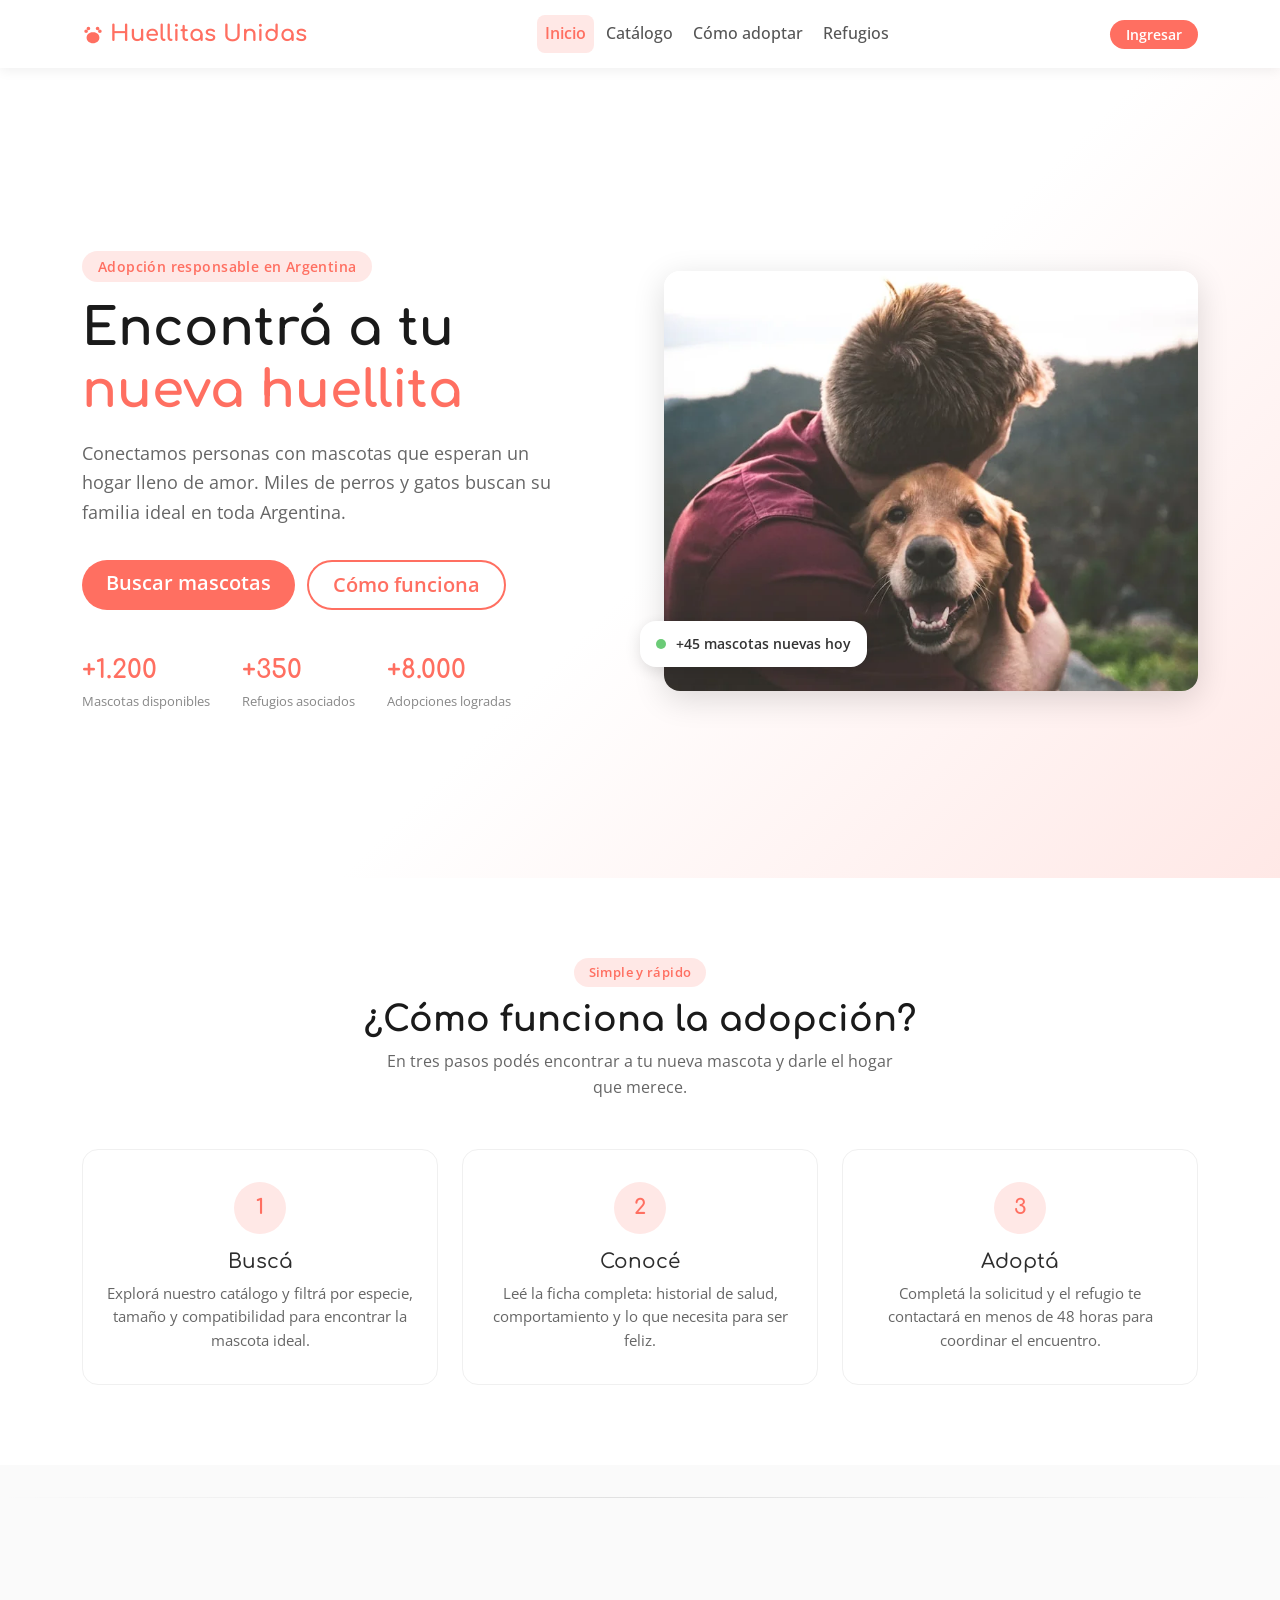
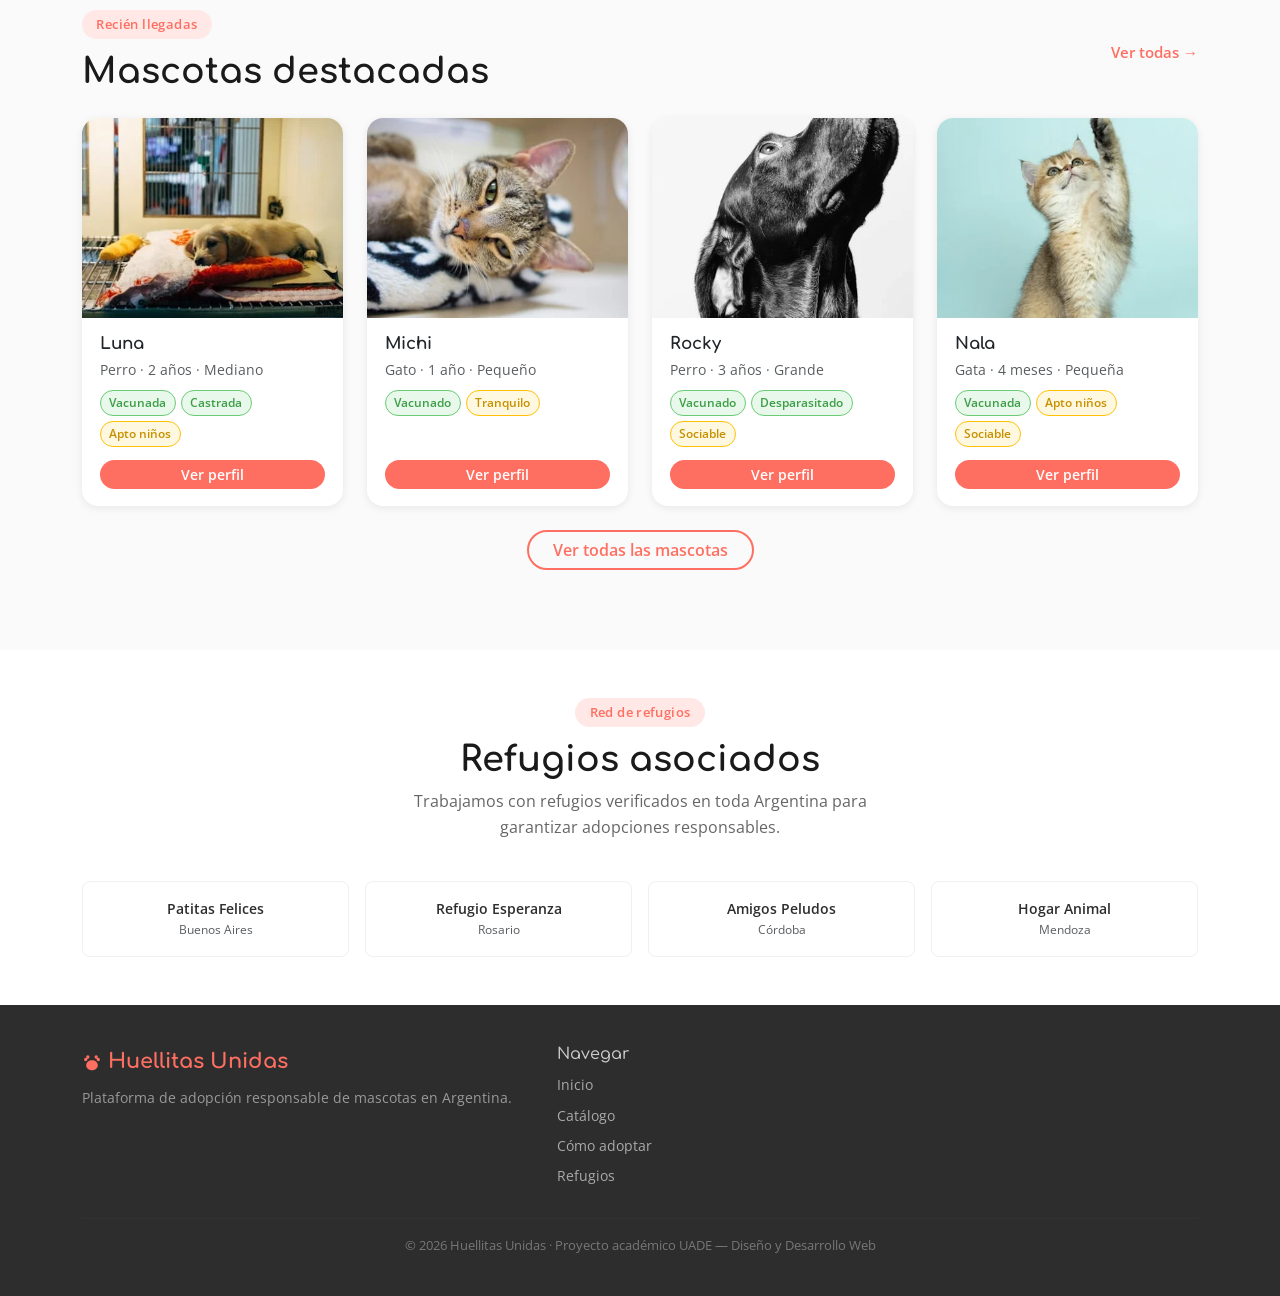
<file: desarrollo/index.html>
﻿<!DOCTYPE html>
<html lang="es">
<head>
  <meta charset="UTF-8">
  <meta name="viewport" content="width=device-width, initial-scale=1.0">
  <meta name="description" content="Huellitas Unidas — Plataforma de adopción responsable de mascotas en Argentina. Encontrá a tu nueva compañía y dale un hogar.">
  <title>Huellitas Unidas — Adopción responsable de mascotas</title>
  <link rel="icon" type="image/svg+xml" href="assets/img/favicon.svg">
  <link rel="stylesheet" href="https://cdn.jsdelivr.net/npm/bootstrap@5.3.8/dist/css/bootstrap.min.css">
  <link rel="preconnect" href="https://fonts.googleapis.com">
  <link rel="preconnect" href="https://fonts.gstatic.com" crossorigin>
  <link href="https://fonts.googleapis.com/css2?family=Comfortaa:wght@400;600;700&family=Open+Sans:wght@400;500;600&display=swap" rel="stylesheet">
  <link rel="stylesheet" href="assets/css/styles.css">
</head>
<body>

  <!-- NAVBAR -->
  <header>
    <nav class="navbar navbar-expand-lg navbar-huellitas" aria-label="Navegación principal">
      <div class="container">
        <a class="navbar-brand" href="index.html" aria-label="Huellitas Unidas — Inicio">
          <svg class="brand-icon" viewBox="0 0 24 24" fill="currentColor" width="22" height="22" aria-hidden="true">
            <path d="M4.5 11a2 2 0 1 0 0-4 2 2 0 0 0 0 4zm15 0a2 2 0 1 0 0-4 2 2 0 0 0 0 4zM7 8a2 2 0 1 0 0-4 2 2 0 0 0 0 4zm10 0a2 2 0 1 0 0-4 2 2 0 0 0 0 4zM12 22c-4 0-7-2.7-7-6 0-1.8.9-3.4 2.3-4.5C7.9 10.8 9.3 10 12 10s4.1.8 4.7 1.5C18.1 12.6 19 14.2 19 16c0 3.3-3 6-7 6z"/>
          </svg>
          Huellitas Unidas
        </a>
        <button class="navbar-toggler" type="button" data-bs-toggle="collapse" data-bs-target="#navbarNav"
                aria-controls="navbarNav" aria-expanded="false" aria-label="Abrir menú de navegación">
          <span class="navbar-toggler-icon"></span>
        </button>
        <div class="collapse navbar-collapse" id="navbarNav">
          <ul class="navbar-nav mx-auto gap-1">
            <li class="nav-item"><a class="nav-link active" href="index.html" aria-current="page">Inicio</a></li>
            <li class="nav-item"><a class="nav-link" href="secciones/catalogo.html">Catálogo</a></li>
            <li class="nav-item"><a class="nav-link" href="#como-funciona">Cómo adoptar</a></li>
            <li class="nav-item"><a class="nav-link" href="#refugios">Refugios</a></li>
          </ul>
          <div class="d-flex align-items-center gap-2 mt-2 mt-lg-0">
            <a href="secciones/login.html" class="btn btn-coral btn-sm px-3">Ingresar</a>
          </div>
        </div>
      </div>
    </nav>
  </header>

  <main>

    <!-- HERO -->
    <section class="hero-section" aria-labelledby="hero-heading">
      <div class="container">
        <div class="row align-items-center g-4 g-lg-5">

          <div class="col-lg-6 fade-in-up">
            <span class="hero-eyebrow">Adopción responsable en Argentina</span>
            <h1 class="hero-title" id="hero-heading">
              Encontrá a tu<br>
              <span class="highlight">nueva huellita</span>
            </h1>
            <p class="hero-subtitle">
              Conectamos personas con mascotas que esperan un hogar lleno de amor.
              Miles de perros y gatos buscan su familia ideal en toda Argentina.
            </p>
            <div class="hero-cta-group">
              <a href="secciones/catalogo.html" class="btn btn-coral btn-lg px-4">Buscar mascotas</a>
              <a href="#como-funciona" class="btn btn-outline-coral btn-lg px-4">Cómo funciona</a>
            </div>
            <div class="hero-stats" role="list" aria-label="Estadísticas de la plataforma">
              <div role="listitem">
                <span class="hero-stat-number">+1.200</span>
                <span class="hero-stat-label">Mascotas disponibles</span>
              </div>
              <div role="listitem">
                <span class="hero-stat-number">+350</span>
                <span class="hero-stat-label">Refugios asociados</span>
              </div>
              <div role="listitem">
                <span class="hero-stat-number">+8.000</span>
                <span class="hero-stat-label">Adopciones logradas</span>
              </div>
            </div>
          </div>

          <div class="col-lg-6">
            <div class="hero-image-wrapper">
              <img src="assets/img/hero.webp" class="hero-img-main w-100" alt="Mascota esperando adopción" style="height:420px;object-fit:cover;border-radius:var(--radius-lg);">
              <div class="hero-badge-floating" aria-hidden="true">
                <span class="badge-dot"></span>
                +45 mascotas nuevas hoy
              </div>
            </div>
          </div>

        </div>
      </div>
    </section>

    <!-- CÓMO FUNCIONA -->
    <section class="como-funciona" id="como-funciona" aria-labelledby="como-funciona-heading">
      <div class="container">
        <div class="text-center mb-5">
          <span class="section-eyebrow">Simple y rápido</span>
          <h2 class="section-title" id="como-funciona-heading">¿Cómo funciona la adopción?</h2>
          <p class="section-subtitle">En tres pasos podés encontrar a tu nueva mascota y darle el hogar que merece.</p>
        </div>
        <div class="row g-4">
          <div class="col-md-4">
            <article class="step-card">
              <div class="step-number" aria-hidden="true">1</div>
              <h3 class="h5 mb-2" style="font-family:var(--font-heading)">Buscá</h3>
              <p>Explorá nuestro catálogo y filtrá por especie, tamaño y compatibilidad para encontrar la mascota ideal.</p>
            </article>
          </div>
          <div class="col-md-4">
            <article class="step-card">
              <div class="step-number" aria-hidden="true">2</div>
              <h3 class="h5 mb-2" style="font-family:var(--font-heading)">Conocé</h3>
              <p>Leé la ficha completa: historial de salud, comportamiento y lo que necesita para ser feliz.</p>
            </article>
          </div>
          <div class="col-md-4">
            <article class="step-card">
              <div class="step-number" aria-hidden="true">3</div>
              <h3 class="h5 mb-2" style="font-family:var(--font-heading)">Adoptá</h3>
              <p>Completá la solicitud y el refugio te contactará en menos de 48 horas para coordinar el encuentro.</p>
            </article>
          </div>
        </div>
      </div>
    </section>

    <div class="divider-section" aria-hidden="true"></div>

    <!-- MASCOTAS DESTACADAS -->
    <section class="mascotas-destacadas" id="mascotas-destacadas" aria-labelledby="destacadas-heading">
      <div class="container">
        <div class="d-flex align-items-center justify-content-between mb-4 flex-wrap gap-2">
          <div>
            <span class="section-eyebrow">Recién llegadas</span>
            <h2 class="section-title mb-0" id="destacadas-heading">Mascotas destacadas</h2>
          </div>
          <a href="secciones/catalogo.html" class="ver-mas-link" aria-label="Ver todas las mascotas disponibles">Ver todas →</a>
        </div>
        <div class="row g-4">

          <div class="col-sm-6 col-xl-3">
            <article class="pet-card card h-100">
              <img src="assets/img/luna.webp" class="card-img-top" alt="Luna, perra mediana" style="height:200px;object-fit:cover;">
              <div class="card-body d-flex flex-column">
                <h3 class="card-title">Luna</h3>
                <p class="text-muted small mb-2">Perro · 2 años · Mediano</p>
                <div class="badges-row">
                  <span class="badge-salud">Vacunada</span>
                  <span class="badge-salud">Castrada</span>
                  <span class="badge-comportamiento">Apto niños</span>
                </div>
                <a href="secciones/ficha.html" class="btn btn-coral btn-sm mt-auto">Ver perfil</a>
              </div>
            </article>
          </div>

          <div class="col-sm-6 col-xl-3">
            <article class="pet-card card h-100">
              <img src="assets/img/michi.webp" class="card-img-top" alt="Michi, gato pequeño" style="height:200px;object-fit:cover;">
              <div class="card-body d-flex flex-column">
                <h3 class="card-title">Michi</h3>
                <p class="text-muted small mb-2">Gato · 1 año · Pequeño</p>
                <div class="badges-row">
                  <span class="badge-salud">Vacunado</span>
                  <span class="badge-comportamiento">Tranquilo</span>
                </div>
                <a href="secciones/ficha.html" class="btn btn-coral btn-sm mt-auto">Ver perfil</a>
              </div>
            </article>
          </div>

          <div class="col-sm-6 col-xl-3">
            <article class="pet-card card h-100">
              <img src="assets/img/rocky.webp" class="card-img-top" alt="Rocky, perro grande" style="height:200px;object-fit:cover;">
              <div class="card-body d-flex flex-column">
                <h3 class="card-title">Rocky</h3>
                <p class="text-muted small mb-2">Perro · 3 años · Grande</p>
                <div class="badges-row">
                  <span class="badge-salud">Vacunado</span>
                  <span class="badge-salud">Desparasitado</span>
                  <span class="badge-comportamiento">Sociable</span>
                </div>
                <a href="secciones/ficha.html" class="btn btn-coral btn-sm mt-auto">Ver perfil</a>
              </div>
            </article>
          </div>

          <div class="col-sm-6 col-xl-3">
            <article class="pet-card card h-100">
              <img src="assets/img/nala.webp" class="card-img-top" alt="Nala, gata cachorra" style="height:200px;object-fit:cover;">
              <div class="card-body d-flex flex-column">
                <h3 class="card-title">Nala</h3>
                <p class="text-muted small mb-2">Gata · 4 meses · Pequeña</p>
                <div class="badges-row">
                  <span class="badge-salud">Vacunada</span>
                  <span class="badge-comportamiento">Apto niños</span>
                  <span class="badge-comportamiento">Sociable</span>
                </div>
                <a href="secciones/ficha.html" class="btn btn-coral btn-sm mt-auto">Ver perfil</a>
              </div>
            </article>
          </div>

        </div>
        <div class="text-center mt-4">
          <a href="secciones/catalogo.html" class="btn btn-outline-coral px-4">Ver todas las mascotas</a>
        </div>
      </div>
    </section>

    <!-- REFUGIOS -->
    <section class="py-5 bg-white" id="refugios" aria-labelledby="refugios-heading">
      <div class="container">
        <div class="text-center mb-4">
          <span class="section-eyebrow">Red de refugios</span>
          <h2 class="section-title" id="refugios-heading">Refugios asociados</h2>
          <p class="section-subtitle">Trabajamos con refugios verificados en toda Argentina para garantizar adopciones responsables.</p>
        </div>
        <div class="row g-3 justify-content-center">
          <div class="col-6 col-md-3">
            <div class="text-center p-3 rounded-3 border bg-white" style="border-color:#f0f0f0!important">
              <p class="fw-semibold mb-0 small">Patitas Felices</p>
              <p class="text-muted mb-0" style="font-size:.78rem">Buenos Aires</p>
            </div>
          </div>
          <div class="col-6 col-md-3">
            <div class="text-center p-3 rounded-3 border bg-white" style="border-color:#f0f0f0!important">
              <p class="fw-semibold mb-0 small">Refugio Esperanza</p>
              <p class="text-muted mb-0" style="font-size:.78rem">Rosario</p>
            </div>
          </div>
          <div class="col-6 col-md-3">
            <div class="text-center p-3 rounded-3 border bg-white" style="border-color:#f0f0f0!important">
              <p class="fw-semibold mb-0 small">Amigos Peludos</p>
              <p class="text-muted mb-0" style="font-size:.78rem">Córdoba</p>
            </div>
          </div>
          <div class="col-6 col-md-3">
            <div class="text-center p-3 rounded-3 border bg-white" style="border-color:#f0f0f0!important">
              <p class="fw-semibold mb-0 small">Hogar Animal</p>
              <p class="text-muted mb-0" style="font-size:.78rem">Mendoza</p>
            </div>
          </div>
        </div>
      </div>
    </section>

  </main>

  <!-- FOOTER -->
  <footer class="footer-huellitas">
    <div class="container">
      <div class="row g-4">
        <div class="col-lg-5">
          <div class="footer-brand">
            <svg viewBox="0 0 24 24" fill="currentColor" width="20" height="20" aria-hidden="true">
              <path d="M4.5 11a2 2 0 1 0 0-4 2 2 0 0 0 0 4zm15 0a2 2 0 1 0 0-4 2 2 0 0 0 0 4zM7 8a2 2 0 1 0 0-4 2 2 0 0 0 0 4zm10 0a2 2 0 1 0 0-4 2 2 0 0 0 0 4zM12 22c-4 0-7-2.7-7-6 0-1.8.9-3.4 2.3-4.5C7.9 10.8 9.3 10 12 10s4.1.8 4.7 1.5C18.1 12.6 19 14.2 19 16c0 3.3-3 6-7 6z"/>
            </svg>
            Huellitas Unidas
          </div>
          <p class="footer-tagline">Plataforma de adopción responsable de mascotas en Argentina.</p>
        </div>
        <div class="col-6 col-lg-3">
          <h2 class="h6">Navegar</h2>
          <ul>
            <li><a href="index.html">Inicio</a></li>
            <li><a href="secciones/catalogo.html">Catálogo</a></li>
            <li><a href="#como-funciona">Cómo adoptar</a></li>
            <li><a href="#refugios">Refugios</a></li>
          </ul>
        </div>
      </div>
      <hr class="footer-divider">
      <p class="footer-copyright">&copy; 2026 Huellitas Unidas · Proyecto académico UADE — Diseño y Desarrollo Web</p>
    </div>
  </footer>

  <script src="https://cdn.jsdelivr.net/npm/bootstrap@5.3.8/dist/js/bootstrap.bundle.min.js"></script>
  <script src="assets/js/main.js"></script>
</body>
</html>
</file>
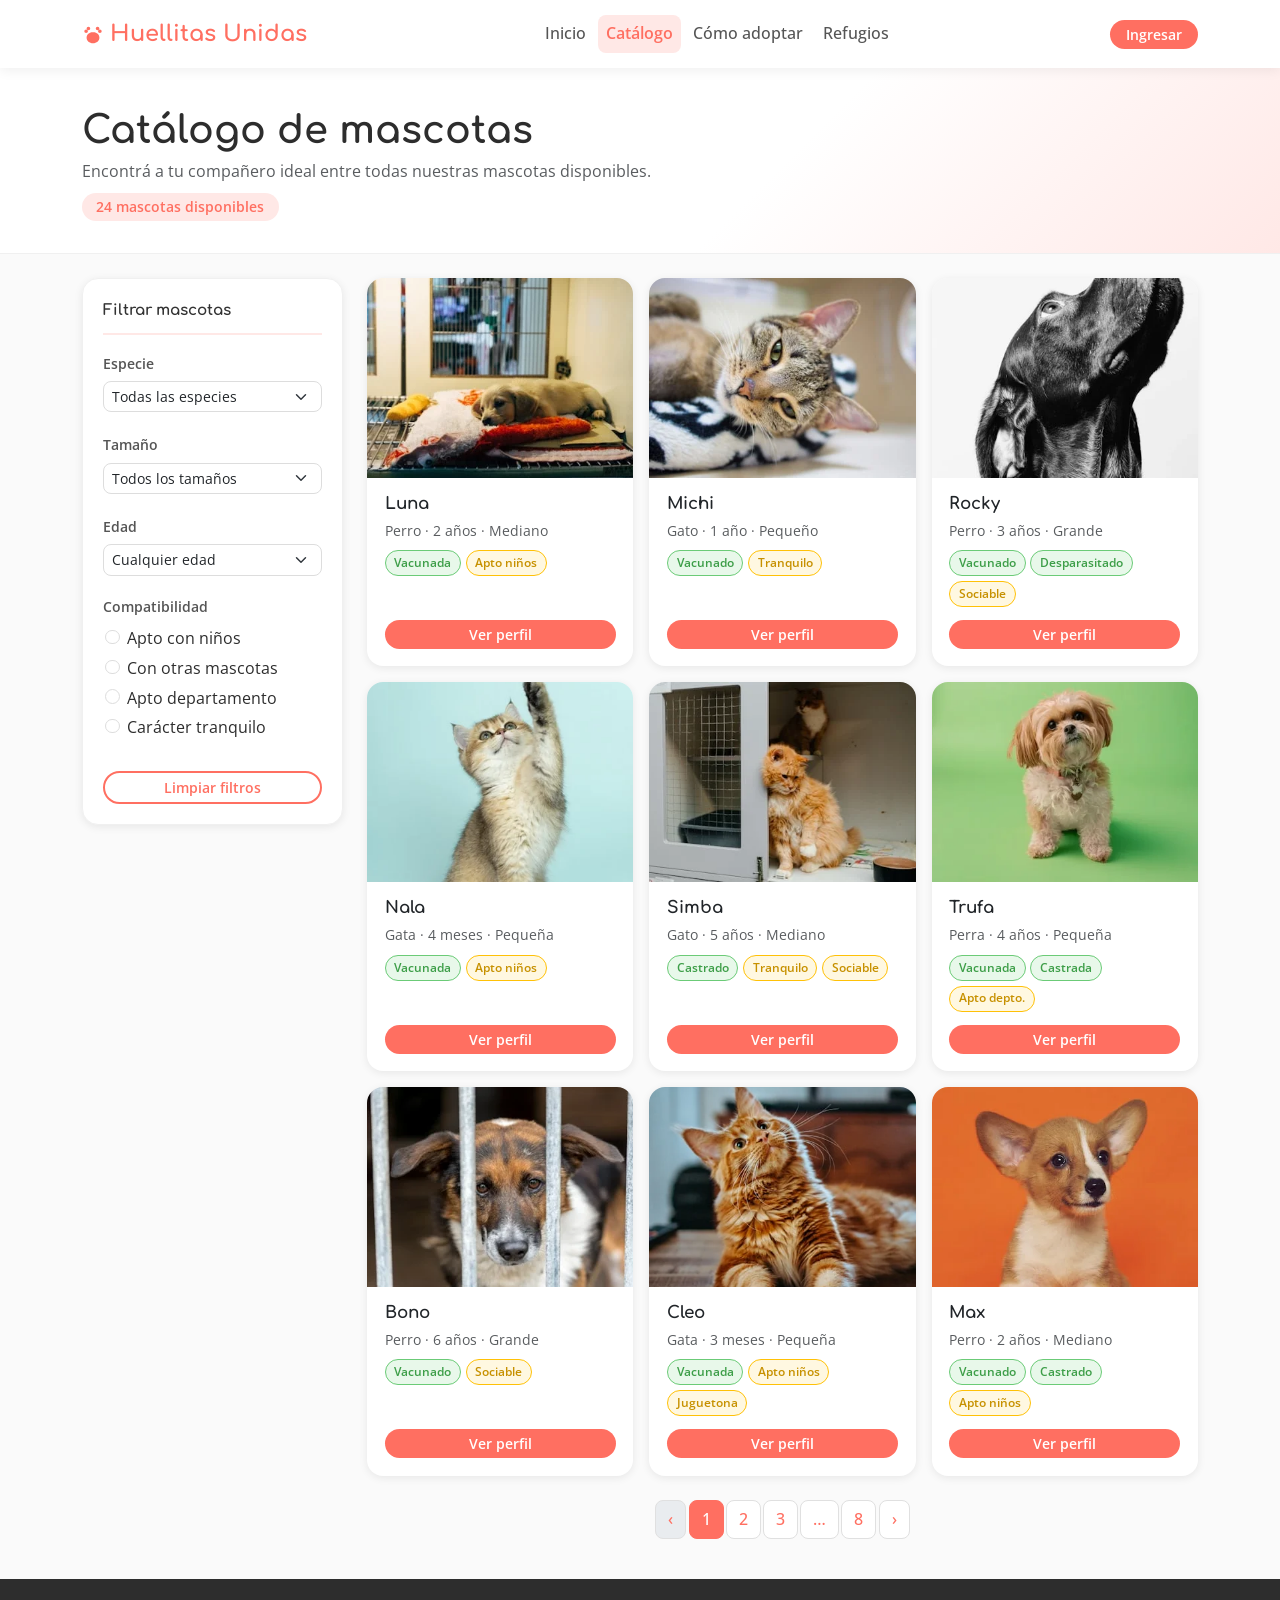
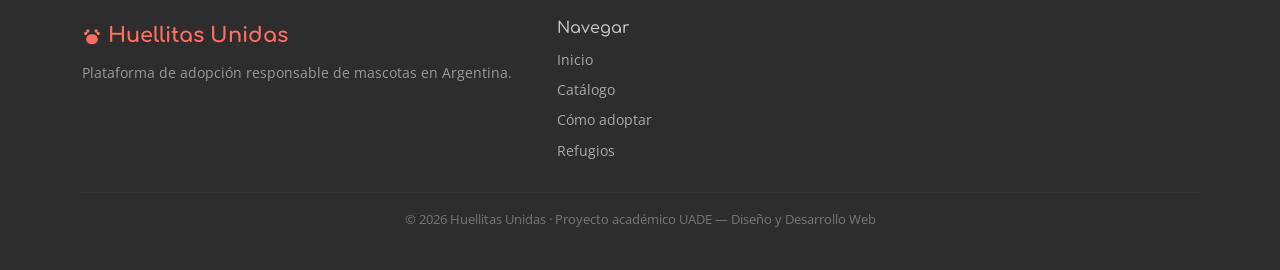
<file: desarrollo/secciones/catalogo.html>
﻿<!DOCTYPE html>
<html lang="es">
<head>
  <meta charset="UTF-8">
  <meta name="viewport" content="width=device-width, initial-scale=1.0">
  <meta name="description" content="Catálogo de mascotas en adopción — Huellitas Unidas. Filtrá por especie, tamaño, edad y compatibilidad.">
  <title>Catálogo de mascotas — Huellitas Unidas</title>
  <link rel="icon" type="image/svg+xml" href="../assets/img/favicon.svg">
  <link rel="stylesheet" href="https://cdn.jsdelivr.net/npm/bootstrap@5.3.8/dist/css/bootstrap.min.css">
  <link rel="preconnect" href="https://fonts.googleapis.com">
  <link rel="preconnect" href="https://fonts.gstatic.com" crossorigin>
  <link href="https://fonts.googleapis.com/css2?family=Comfortaa:wght@400;600;700&family=Open+Sans:wght@400;500;600&display=swap" rel="stylesheet">
  <link rel="stylesheet" href="../assets/css/styles.css">
</head>
<body>

  <!-- NAVBAR -->
  <header>
    <nav class="navbar navbar-expand-lg navbar-huellitas" aria-label="Navegación principal">
      <div class="container">
        <a class="navbar-brand" href="../index.html" aria-label="Huellitas Unidas — Inicio">
          <svg class="brand-icon" viewBox="0 0 24 24" fill="currentColor" width="22" height="22" aria-hidden="true">
            <path d="M4.5 11a2 2 0 1 0 0-4 2 2 0 0 0 0 4zm15 0a2 2 0 1 0 0-4 2 2 0 0 0 0 4zM7 8a2 2 0 1 0 0-4 2 2 0 0 0 0 4zm10 0a2 2 0 1 0 0-4 2 2 0 0 0 0 4zM12 22c-4 0-7-2.7-7-6 0-1.8.9-3.4 2.3-4.5C7.9 10.8 9.3 10 12 10s4.1.8 4.7 1.5C18.1 12.6 19 14.2 19 16c0 3.3-3 6-7 6z"/>
          </svg>
          Huellitas Unidas
        </a>
        <button class="navbar-toggler" type="button" data-bs-toggle="collapse" data-bs-target="#navbarNav"
                aria-controls="navbarNav" aria-expanded="false" aria-label="Abrir menú de navegación">
          <span class="navbar-toggler-icon"></span>
        </button>
        <div class="collapse navbar-collapse" id="navbarNav">
          <ul class="navbar-nav mx-auto gap-1">
            <li class="nav-item"><a class="nav-link" href="../index.html">Inicio</a></li>
            <li class="nav-item"><a class="nav-link active" href="catalogo.html" aria-current="page">Catálogo</a></li>
            <li class="nav-item"><a class="nav-link" href="../index.html#como-funciona">Cómo adoptar</a></li>
            <li class="nav-item"><a class="nav-link" href="../index.html#refugios">Refugios</a></li>
          </ul>
          <div class="d-flex align-items-center gap-2 mt-2 mt-lg-0">
            <a href="login.html" class="btn btn-coral btn-sm px-3">Ingresar</a>
          </div>
        </div>
      </div>
    </nav>
  </header>

  <main>

    <!-- HEADER -->
    <section class="catalogo-header" aria-labelledby="catalogo-heading">
      <div class="container">
        <h1 id="catalogo-heading">Catálogo de mascotas</h1>
        <p class="text-muted mb-2">Encontrá a tu compañero ideal entre todas nuestras mascotas disponibles.</p>
        <span class="contador-badge" id="contador-mascotas" aria-live="polite">24 mascotas disponibles</span>
      </div>
    </section>

    <!-- FILTROS MOBILE -->
    <section class="d-lg-none py-3 border-bottom bg-white" aria-label="Filtros rápidos">
      <div class="container">
        <div class="filtros-mobile d-flex flex-wrap gap-2">
          <div class="flex-fill" style="min-width:130px">
            <label for="filtro-especie-mobile" class="visually-hidden">Especie</label>
            <select id="filtro-especie-mobile" class="form-select form-select-sm" aria-label="Filtrar por especie">
              <option value="">Especie</option>
              <option value="perro">Perro</option>
              <option value="gato">Gato</option>
              <option value="otro">Otro</option>
            </select>
          </div>
          <div class="flex-fill" style="min-width:120px">
            <label for="filtro-tamano-mobile" class="visually-hidden">Tamaño</label>
            <select id="filtro-tamano-mobile" class="form-select form-select-sm" aria-label="Filtrar por tamaño">
              <option value="">Tamaño</option>
              <option value="pequeno">Pequeño</option>
              <option value="mediano">Mediano</option>
              <option value="grande">Grande</option>
            </select>
          </div>
          <div class="flex-fill" style="min-width:110px">
            <label for="filtro-edad-mobile" class="visually-hidden">Edad</label>
            <select id="filtro-edad-mobile" class="form-select form-select-sm" aria-label="Filtrar por edad">
              <option value="">Edad</option>
              <option value="cachorro">Cachorro</option>
              <option value="adulto">Adulto</option>
              <option value="senior">Senior</option>
            </select>
          </div>
          <div class="flex-fill" style="min-width:150px">
            <label for="filtro-compat-mobile" class="visually-hidden">Compatibilidad</label>
            <select id="filtro-compat-mobile" class="form-select form-select-sm" aria-label="Filtrar por compatibilidad">
              <option value="">Compatibilidad</option>
              <option value="ninos">Apto niños</option>
              <option value="mascotas">Con otras mascotas</option>
              <option value="departamento">Apto depto.</option>
            </select>
          </div>
        </div>
      </div>
    </section>

    <!-- CONTENIDO PRINCIPAL -->
    <div class="container py-4">
      <div class="row g-4">

        <!-- SIDEBAR FILTROS (desktop) -->
        <aside class="col-lg-3 d-none d-lg-block" aria-label="Filtros de búsqueda">
          <div class="filtros-sidebar sticky-top" style="top:80px">
            <div class="filtro-titulo">Filtrar mascotas</div>

            <div class="filtro-section">
              <label for="filtro-especie" class="form-label">Especie</label>
              <select id="filtro-especie" class="form-select form-select-sm" aria-label="Filtrar por especie">
                <option value="">Todas las especies</option>
                <option value="perro">Perro</option>
                <option value="gato">Gato</option>
                <option value="otro">Otro</option>
              </select>
            </div>

            <div class="filtro-section">
              <label for="filtro-tamano" class="form-label">Tamaño</label>
              <select id="filtro-tamano" class="form-select form-select-sm" aria-label="Filtrar por tamaño">
                <option value="">Todos los tamaños</option>
                <option value="pequeno">Pequeño (hasta 10 kg)</option>
                <option value="mediano">Mediano (10–25 kg)</option>
                <option value="grande">Grande (más de 25 kg)</option>
              </select>
            </div>

            <div class="filtro-section">
              <label for="filtro-edad" class="form-label">Edad</label>
              <select id="filtro-edad" class="form-select form-select-sm" aria-label="Filtrar por edad">
                <option value="">Cualquier edad</option>
                <option value="cachorro">Cachorro (0–1 año)</option>
                <option value="adulto">Adulto (1–7 años)</option>
                <option value="senior">Senior (7+ años)</option>
              </select>
            </div>

            <div class="filtro-section">
              <p class="form-label mb-2">Compatibilidad</p>
              <fieldset>
                <legend class="visually-hidden">Filtrar por compatibilidad</legend>
                <div class="form-check mb-1">
                  <input class="form-check-input" type="checkbox" id="compat-ninos" value="ninos">
                  <label class="form-check-label" for="compat-ninos">Apto con niños</label>
                </div>
                <div class="form-check mb-1">
                  <input class="form-check-input" type="checkbox" id="compat-mascotas" value="mascotas">
                  <label class="form-check-label" for="compat-mascotas">Con otras mascotas</label>
                </div>
                <div class="form-check mb-1">
                  <input class="form-check-input" type="checkbox" id="compat-depto" value="departamento">
                  <label class="form-check-label" for="compat-depto">Apto departamento</label>
                </div>
                <div class="form-check">
                  <input class="form-check-input" type="checkbox" id="compat-tranquilo" value="tranquilo">
                  <label class="form-check-label" for="compat-tranquilo">Carácter tranquilo</label>
                </div>
              </fieldset>
            </div>

            <button id="btn-limpiar-filtros" type="button" class="btn btn-outline-coral btn-sm w-100 mt-2">
              Limpiar filtros
            </button>
          </div>
        </aside>

        <!-- GRID -->
        <section class="col-lg-9" aria-labelledby="resultados-heading">
          <h2 class="visually-hidden" id="resultados-heading">Resultados de búsqueda</h2>

          <div class="row row-cols-2 row-cols-md-2 row-cols-xl-3 g-3" id="grid-mascotas">

            <div class="col">
              <article class="pet-card card h-100">
                <img src="../assets/img/luna.webp" class="card-img-top" alt="Luna, perra mediana" style="height:200px;object-fit:cover;">
                <div class="card-body d-flex flex-column">
                  <h3 class="card-title">Luna</h3>
                  <p class="text-muted small mb-2">Perro · 2 años · Mediano</p>
                  <div class="badges-row">
                    <span class="badge-salud">Vacunada</span>
                    <span class="badge-comportamiento">Apto niños</span>
                  </div>
                  <a href="ficha.html" class="btn btn-coral btn-sm mt-auto">Ver perfil</a>
                </div>
              </article>
            </div>

            <div class="col">
              <article class="pet-card card h-100">
                <img src="../assets/img/michi.webp" class="card-img-top" alt="Michi, gato pequeño" style="height:200px;object-fit:cover;">
                <div class="card-body d-flex flex-column">
                  <h3 class="card-title">Michi</h3>
                  <p class="text-muted small mb-2">Gato · 1 año · Pequeño</p>
                  <div class="badges-row">
                    <span class="badge-salud">Vacunado</span>
                    <span class="badge-comportamiento">Tranquilo</span>
                  </div>
                  <a href="ficha.html" class="btn btn-coral btn-sm mt-auto">Ver perfil</a>
                </div>
              </article>
            </div>

            <div class="col">
              <article class="pet-card card h-100">
                <img src="../assets/img/rocky.webp" class="card-img-top" alt="Rocky, perro grande" style="height:200px;object-fit:cover;">
                <div class="card-body d-flex flex-column">
                  <h3 class="card-title">Rocky</h3>
                  <p class="text-muted small mb-2">Perro · 3 años · Grande</p>
                  <div class="badges-row">
                    <span class="badge-salud">Vacunado</span>
                    <span class="badge-salud">Desparasitado</span>
                    <span class="badge-comportamiento">Sociable</span>
                  </div>
                  <a href="ficha.html" class="btn btn-coral btn-sm mt-auto">Ver perfil</a>
                </div>
              </article>
            </div>

            <div class="col">
              <article class="pet-card card h-100">
                <img src="../assets/img/nala.webp" class="card-img-top" alt="Nala, gata cachorra" style="height:200px;object-fit:cover;">
                <div class="card-body d-flex flex-column">
                  <h3 class="card-title">Nala</h3>
                  <p class="text-muted small mb-2">Gata · 4 meses · Pequeña</p>
                  <div class="badges-row">
                    <span class="badge-salud">Vacunada</span>
                    <span class="badge-comportamiento">Apto niños</span>
                  </div>
                  <a href="ficha.html" class="btn btn-coral btn-sm mt-auto">Ver perfil</a>
                </div>
              </article>
            </div>

            <div class="col">
              <article class="pet-card card h-100">
                <img src="../assets/img/simba.webp" class="card-img-top" alt="Simba, gato adulto" style="height:200px;object-fit:cover;">
                <div class="card-body d-flex flex-column">
                  <h3 class="card-title">Simba</h3>
                  <p class="text-muted small mb-2">Gato · 5 años · Mediano</p>
                  <div class="badges-row">
                    <span class="badge-salud">Castrado</span>
                    <span class="badge-comportamiento">Tranquilo</span>
                    <span class="badge-comportamiento">Sociable</span>
                  </div>
                  <a href="ficha.html" class="btn btn-coral btn-sm mt-auto">Ver perfil</a>
                </div>
              </article>
            </div>

            <div class="col">
              <article class="pet-card card h-100">
                <img src="../assets/img/trufa.webp" class="card-img-top" alt="Trufa, perra pequeña" style="height:200px;object-fit:cover;">
                <div class="card-body d-flex flex-column">
                  <h3 class="card-title">Trufa</h3>
                  <p class="text-muted small mb-2">Perra · 4 años · Pequeña</p>
                  <div class="badges-row">
                    <span class="badge-salud">Vacunada</span>
                    <span class="badge-salud">Castrada</span>
                    <span class="badge-comportamiento">Apto depto.</span>
                  </div>
                  <a href="ficha.html" class="btn btn-coral btn-sm mt-auto">Ver perfil</a>
                </div>
              </article>
            </div>

            <div class="col">
              <article class="pet-card card h-100">
                <img src="../assets/img/bono.webp" class="card-img-top" alt="Bono, perro grande adulto" style="height:200px;object-fit:cover;">
                <div class="card-body d-flex flex-column">
                  <h3 class="card-title">Bono</h3>
                  <p class="text-muted small mb-2">Perro · 6 años · Grande</p>
                  <div class="badges-row">
                    <span class="badge-salud">Vacunado</span>
                    <span class="badge-comportamiento">Sociable</span>
                  </div>
                  <a href="ficha.html" class="btn btn-coral btn-sm mt-auto">Ver perfil</a>
                </div>
              </article>
            </div>

            <div class="col">
              <article class="pet-card card h-100">
                <img src="../assets/img/cleo.webp" class="card-img-top" alt="Cleo, gata cachorra" style="height:200px;object-fit:cover;">
                <div class="card-body d-flex flex-column">
                  <h3 class="card-title">Cleo</h3>
                  <p class="text-muted small mb-2">Gata · 3 meses · Pequeña</p>
                  <div class="badges-row">
                    <span class="badge-salud">Vacunada</span>
                    <span class="badge-comportamiento">Apto niños</span>
                    <span class="badge-comportamiento">Juguetona</span>
                  </div>
                  <a href="ficha.html" class="btn btn-coral btn-sm mt-auto">Ver perfil</a>
                </div>
              </article>
            </div>

            <div class="col">
              <article class="pet-card card h-100">
                <img src="../assets/img/max.webp" class="card-img-top" alt="Max, perro mediano" style="height:200px;object-fit:cover;">
                <div class="card-body d-flex flex-column">
                  <h3 class="card-title">Max</h3>
                  <p class="text-muted small mb-2">Perro · 2 años · Mediano</p>
                  <div class="badges-row">
                    <span class="badge-salud">Vacunado</span>
                    <span class="badge-salud">Castrado</span>
                    <span class="badge-comportamiento">Apto niños</span>
                  </div>
                  <a href="ficha.html" class="btn btn-coral btn-sm mt-auto">Ver perfil</a>
                </div>
              </article>
            </div>

          </div>

          <!-- PAGINACIÓN -->
          <nav class="mt-4 d-flex justify-content-center" aria-label="Paginación del catálogo">
            <ul class="pagination">
              <li class="page-item disabled"><a class="page-link" href="#" tabindex="-1" aria-label="Anterior">‹</a></li>
              <li class="page-item active" aria-current="page"><a class="page-link" href="#">1</a></li>
              <li class="page-item"><a class="page-link" href="#">2</a></li>
              <li class="page-item"><a class="page-link" href="#">3</a></li>
              <li class="page-item"><span class="page-link" aria-hidden="true">…</span></li>
              <li class="page-item"><a class="page-link" href="#">8</a></li>
              <li class="page-item"><a class="page-link" href="#" aria-label="Siguiente">›</a></li>
            </ul>
          </nav>

        </section>
      </div>
    </div>

  </main>

  <!-- FOOTER -->
  <footer class="footer-huellitas">
    <div class="container">
      <div class="row g-4">
        <div class="col-lg-5">
          <div class="footer-brand">
            <svg viewBox="0 0 24 24" fill="currentColor" width="20" height="20" aria-hidden="true">
              <path d="M4.5 11a2 2 0 1 0 0-4 2 2 0 0 0 0 4zm15 0a2 2 0 1 0 0-4 2 2 0 0 0 0 4zM7 8a2 2 0 1 0 0-4 2 2 0 0 0 0 4zm10 0a2 2 0 1 0 0-4 2 2 0 0 0 0 4zM12 22c-4 0-7-2.7-7-6 0-1.8.9-3.4 2.3-4.5C7.9 10.8 9.3 10 12 10s4.1.8 4.7 1.5C18.1 12.6 19 14.2 19 16c0 3.3-3 6-7 6z"/>
            </svg>
            Huellitas Unidas
          </div>
          <p class="footer-tagline">Plataforma de adopción responsable de mascotas en Argentina.</p>
        </div>
        <div class="col-6 col-lg-3">
          <h2 class="h6">Navegar</h2>
          <ul>
            <li><a href="../index.html">Inicio</a></li>
            <li><a href="catalogo.html">Catálogo</a></li>
            <li><a href="../index.html#como-funciona">Cómo adoptar</a></li>
            <li><a href="../index.html#refugios">Refugios</a></li>
          </ul>
        </div>
      </div>
      <hr class="footer-divider">
      <p class="footer-copyright">&copy; 2026 Huellitas Unidas · Proyecto académico UADE — Diseño y Desarrollo Web</p>
    </div>
  </footer>

  <script src="https://cdn.jsdelivr.net/npm/bootstrap@5.3.8/dist/js/bootstrap.bundle.min.js"></script>
  <script src="../assets/js/main.js"></script>
</body>
</html>
</file>
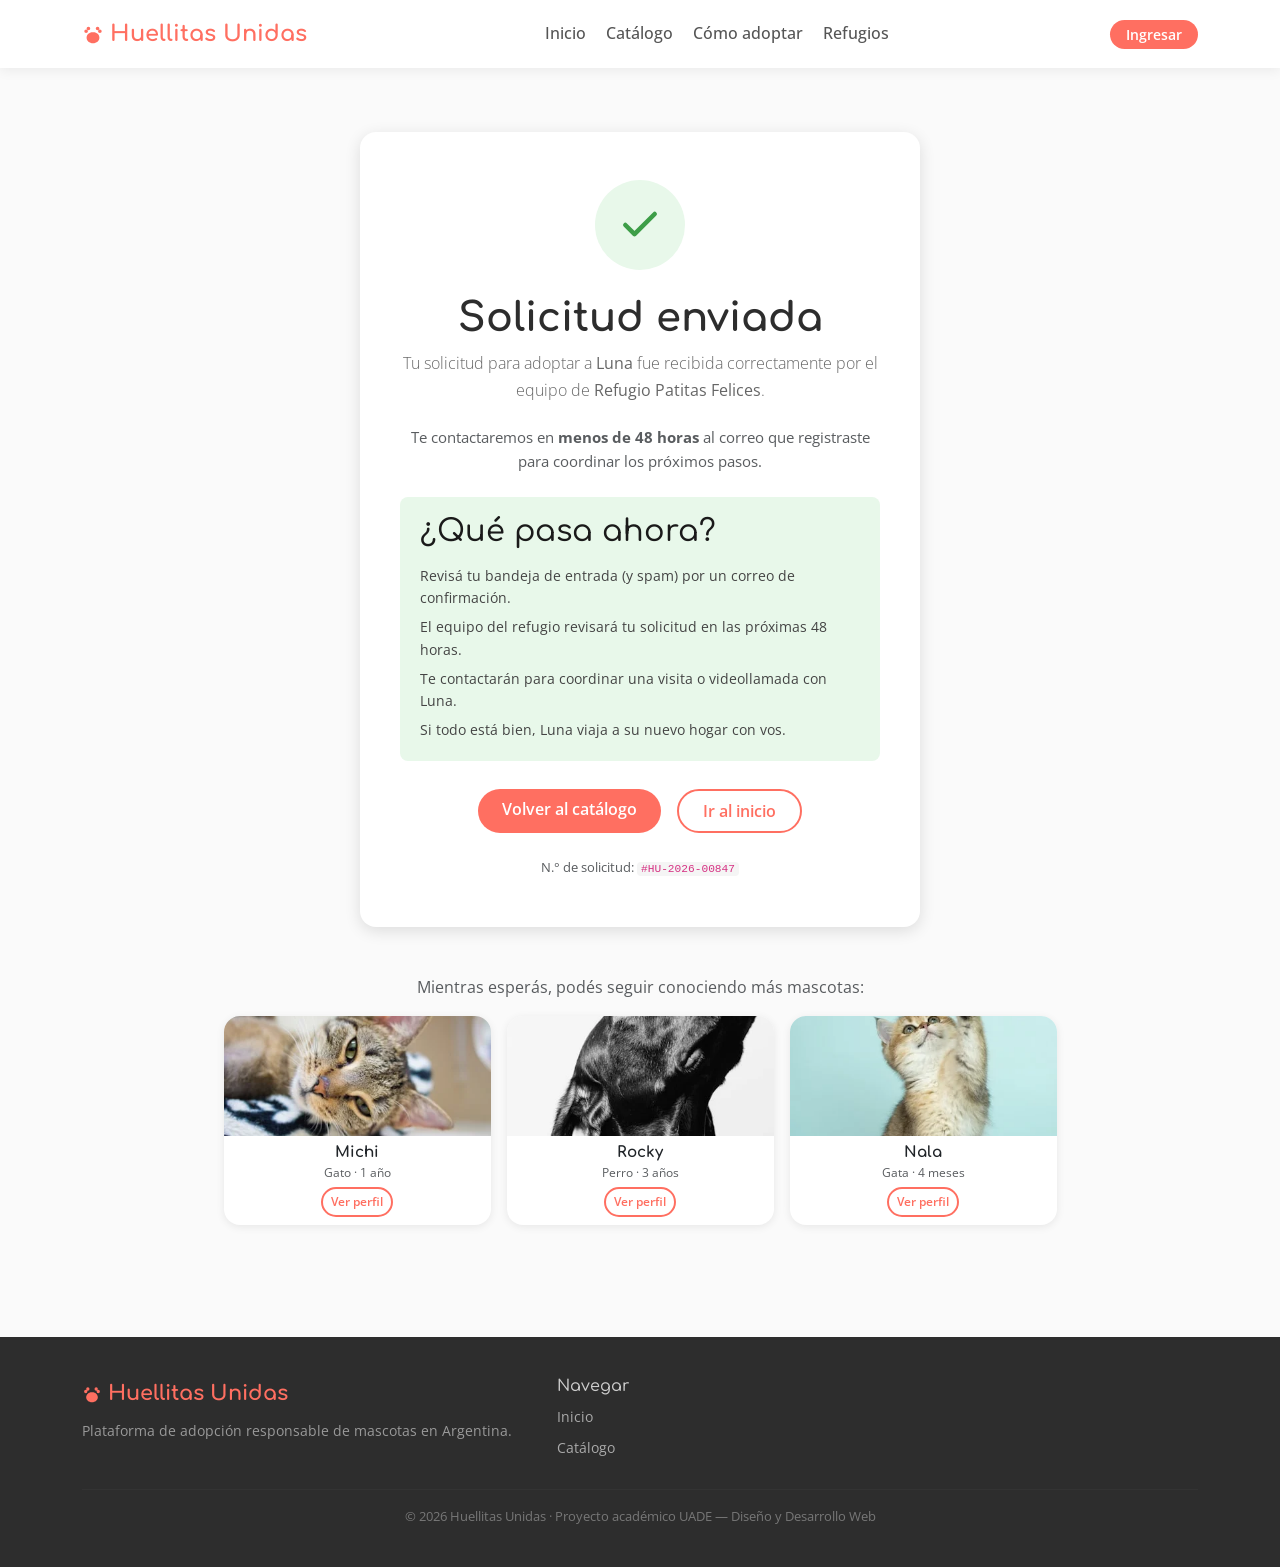
<file: desarrollo/secciones/confirmacion.html>
﻿<!DOCTYPE html>
<html lang="es">
<head>
  <meta charset="UTF-8">
  <meta name="viewport" content="width=device-width, initial-scale=1.0">
  <meta name="description" content="Solicitud enviada — Tu solicitud de adopción fue recibida. El refugio te contactará en 48 horas.">
  <title>Solicitud enviada — Huellitas Unidas</title>
  <link rel="icon" type="image/svg+xml" href="../assets/img/favicon.svg">
  <link rel="stylesheet" href="https://cdn.jsdelivr.net/npm/bootstrap@5.3.8/dist/css/bootstrap.min.css">
  <link rel="preconnect" href="https://fonts.googleapis.com">
  <link rel="preconnect" href="https://fonts.gstatic.com" crossorigin>
  <link href="https://fonts.googleapis.com/css2?family=Comfortaa:wght@400;600;700&family=Open+Sans:wght@400;500;600&display=swap" rel="stylesheet">
  <link rel="stylesheet" href="../assets/css/styles.css">
</head>
<body>

  <!-- NAVBAR -->
  <header>
    <nav class="navbar navbar-expand-lg navbar-huellitas" aria-label="Navegación principal">
      <div class="container">
        <a class="navbar-brand" href="../index.html" aria-label="Huellitas Unidas — Inicio">
          <svg class="brand-icon" viewBox="0 0 24 24" fill="currentColor" width="22" height="22" aria-hidden="true">
            <path d="M4.5 11a2 2 0 1 0 0-4 2 2 0 0 0 0 4zm15 0a2 2 0 1 0 0-4 2 2 0 0 0 0 4zM7 8a2 2 0 1 0 0-4 2 2 0 0 0 0 4zm10 0a2 2 0 1 0 0-4 2 2 0 0 0 0 4zM12 22c-4 0-7-2.7-7-6 0-1.8.9-3.4 2.3-4.5C7.9 10.8 9.3 10 12 10s4.1.8 4.7 1.5C18.1 12.6 19 14.2 19 16c0 3.3-3 6-7 6z"/>
          </svg>
          Huellitas Unidas
        </a>
        <button class="navbar-toggler" type="button" data-bs-toggle="collapse" data-bs-target="#navbarNav"
                aria-controls="navbarNav" aria-expanded="false" aria-label="Abrir menú de navegación">
          <span class="navbar-toggler-icon"></span>
        </button>
        <div class="collapse navbar-collapse" id="navbarNav">
          <ul class="navbar-nav mx-auto gap-1">
            <li class="nav-item"><a class="nav-link" href="../index.html">Inicio</a></li>
            <li class="nav-item"><a class="nav-link" href="catalogo.html">Catálogo</a></li>
            <li class="nav-item"><a class="nav-link" href="../index.html#como-funciona">Cómo adoptar</a></li>
            <li class="nav-item"><a class="nav-link" href="../index.html#refugios">Refugios</a></li>
          </ul>
          <div class="d-flex align-items-center gap-2 mt-2 mt-lg-0">
            <a href="login.html" class="btn btn-coral btn-sm px-3">Ingresar</a>
          </div>
        </div>
      </div>
    </nav>
  </header>

  <main class="confirmacion-page" aria-labelledby="confirmacion-heading">
    <div class="container">

      <div class="confirmacion-card" role="region" aria-live="polite">

        <!-- Ícono check -->
        <div class="check-circle" role="img" aria-label="Solicitud enviada exitosamente">
          <svg width="44" height="44" viewBox="0 0 24 24" fill="none" stroke="currentColor" stroke-width="2.5" stroke-linecap="round" stroke-linejoin="round" aria-hidden="true" xmlns="http://www.w3.org/2000/svg">
            <polyline points="20 6 9 17 4 12"/>
          </svg>
        </div>

        <h1 id="confirmacion-heading">Solicitud enviada</h1>

        <p class="lead">
          Tu solicitud para adoptar a <strong>Luna</strong> fue recibida correctamente por el equipo de
          <strong>Refugio Patitas Felices</strong>.
        </p>

        <p class="text-muted mb-4" style="font-size:.95rem">
          Te contactaremos en <strong>menos de 48 horas</strong> al correo que registraste para coordinar los próximos pasos.
        </p>

        <div class="pasos-siguientes" role="region" aria-label="Próximos pasos del proceso de adopción">
          <h2 class="h6">¿Qué pasa ahora?</h2>
          <ul>
            <li>Revisá tu bandeja de entrada (y spam) por un correo de confirmación.</li>
            <li>El equipo del refugio revisará tu solicitud en las próximas 48 horas.</li>
            <li>Te contactarán para coordinar una visita o videollamada con Luna.</li>
            <li>Si todo está bien, Luna viaja a su nuevo hogar con vos.</li>
          </ul>
        </div>

        <div class="d-flex flex-column flex-sm-row gap-3 justify-content-center">
          <a href="catalogo.html" class="btn btn-coral px-4 py-2">Volver al catálogo</a>
          <a href="../index.html" class="btn btn-outline-coral px-4 py-2">Ir al inicio</a>
        </div>

        <p class="text-muted mt-4 mb-0" style="font-size:.8rem">
          N.° de solicitud: <code style="background:#f5f5f5;padding:.1em .4em;border-radius:4px">#HU-2026-00847</code>
        </p>

      </div>

      <!-- Sugerencias -->
      <div class="text-center mt-5">
        <p class="text-muted mb-3">Mientras esperás, podés seguir conociendo más mascotas:</p>
        <div class="row g-3 justify-content-center">
          <div class="col-6 col-md-3">
            <article class="pet-card card h-100">
              <img src="../assets/img/michi.webp" class="card-img-top" alt="Michi, gato pequeño" style="height:120px;object-fit:cover;">
              <div class="card-body p-2 text-center">
                <h3 class="card-title mb-0" style="font-size:.95rem">Michi</h3>
                <p class="text-muted mb-1" style="font-size:.78rem">Gato · 1 año</p>
                <a href="ficha.html" class="btn btn-outline-coral btn-sm px-2 py-1" style="font-size:.78rem">Ver perfil</a>
              </div>
            </article>
          </div>
          <div class="col-6 col-md-3">
            <article class="pet-card card h-100">
              <img src="../assets/img/rocky.webp" class="card-img-top" alt="Rocky, perro grande" style="height:120px;object-fit:cover;">
              <div class="card-body p-2 text-center">
                <h3 class="card-title mb-0" style="font-size:.95rem">Rocky</h3>
                <p class="text-muted mb-1" style="font-size:.78rem">Perro · 3 años</p>
                <a href="ficha.html" class="btn btn-outline-coral btn-sm px-2 py-1" style="font-size:.78rem">Ver perfil</a>
              </div>
            </article>
          </div>
          <div class="col-6 col-md-3">
            <article class="pet-card card h-100">
              <img src="../assets/img/nala.webp" class="card-img-top" alt="Nala, gata cachorra" style="height:120px;object-fit:cover;">
              <div class="card-body p-2 text-center">
                <h3 class="card-title mb-0" style="font-size:.95rem">Nala</h3>
                <p class="text-muted mb-1" style="font-size:.78rem">Gata · 4 meses</p>
                <a href="ficha.html" class="btn btn-outline-coral btn-sm px-2 py-1" style="font-size:.78rem">Ver perfil</a>
              </div>
            </article>
          </div>
        </div>
      </div>

    </div>
  </main>

  <!-- FOOTER -->
  <footer class="footer-huellitas mt-5">
    <div class="container">
      <div class="row g-4">
        <div class="col-lg-5">
          <div class="footer-brand">
            <svg viewBox="0 0 24 24" fill="currentColor" width="20" height="20" aria-hidden="true">
              <path d="M4.5 11a2 2 0 1 0 0-4 2 2 0 0 0 0 4zm15 0a2 2 0 1 0 0-4 2 2 0 0 0 0 4zM7 8a2 2 0 1 0 0-4 2 2 0 0 0 0 4zm10 0a2 2 0 1 0 0-4 2 2 0 0 0 0 4zM12 22c-4 0-7-2.7-7-6 0-1.8.9-3.4 2.3-4.5C7.9 10.8 9.3 10 12 10s4.1.8 4.7 1.5C18.1 12.6 19 14.2 19 16c0 3.3-3 6-7 6z"/>
            </svg>
            Huellitas Unidas
          </div>
          <p class="footer-tagline">Plataforma de adopción responsable de mascotas en Argentina.</p>
        </div>
        <div class="col-6 col-lg-3">
          <h2 class="h6">Navegar</h2>
          <ul>
            <li><a href="../index.html">Inicio</a></li>
            <li><a href="catalogo.html">Catálogo</a></li>
          </ul>
        </div>
      </div>
      <hr class="footer-divider">
      <p class="footer-copyright">&copy; 2026 Huellitas Unidas · Proyecto académico UADE — Diseño y Desarrollo Web</p>
    </div>
  </footer>

  <script src="https://cdn.jsdelivr.net/npm/bootstrap@5.3.8/dist/js/bootstrap.bundle.min.js"></script>
  <script src="../assets/js/main.js"></script>
</body>
</html>
</file>
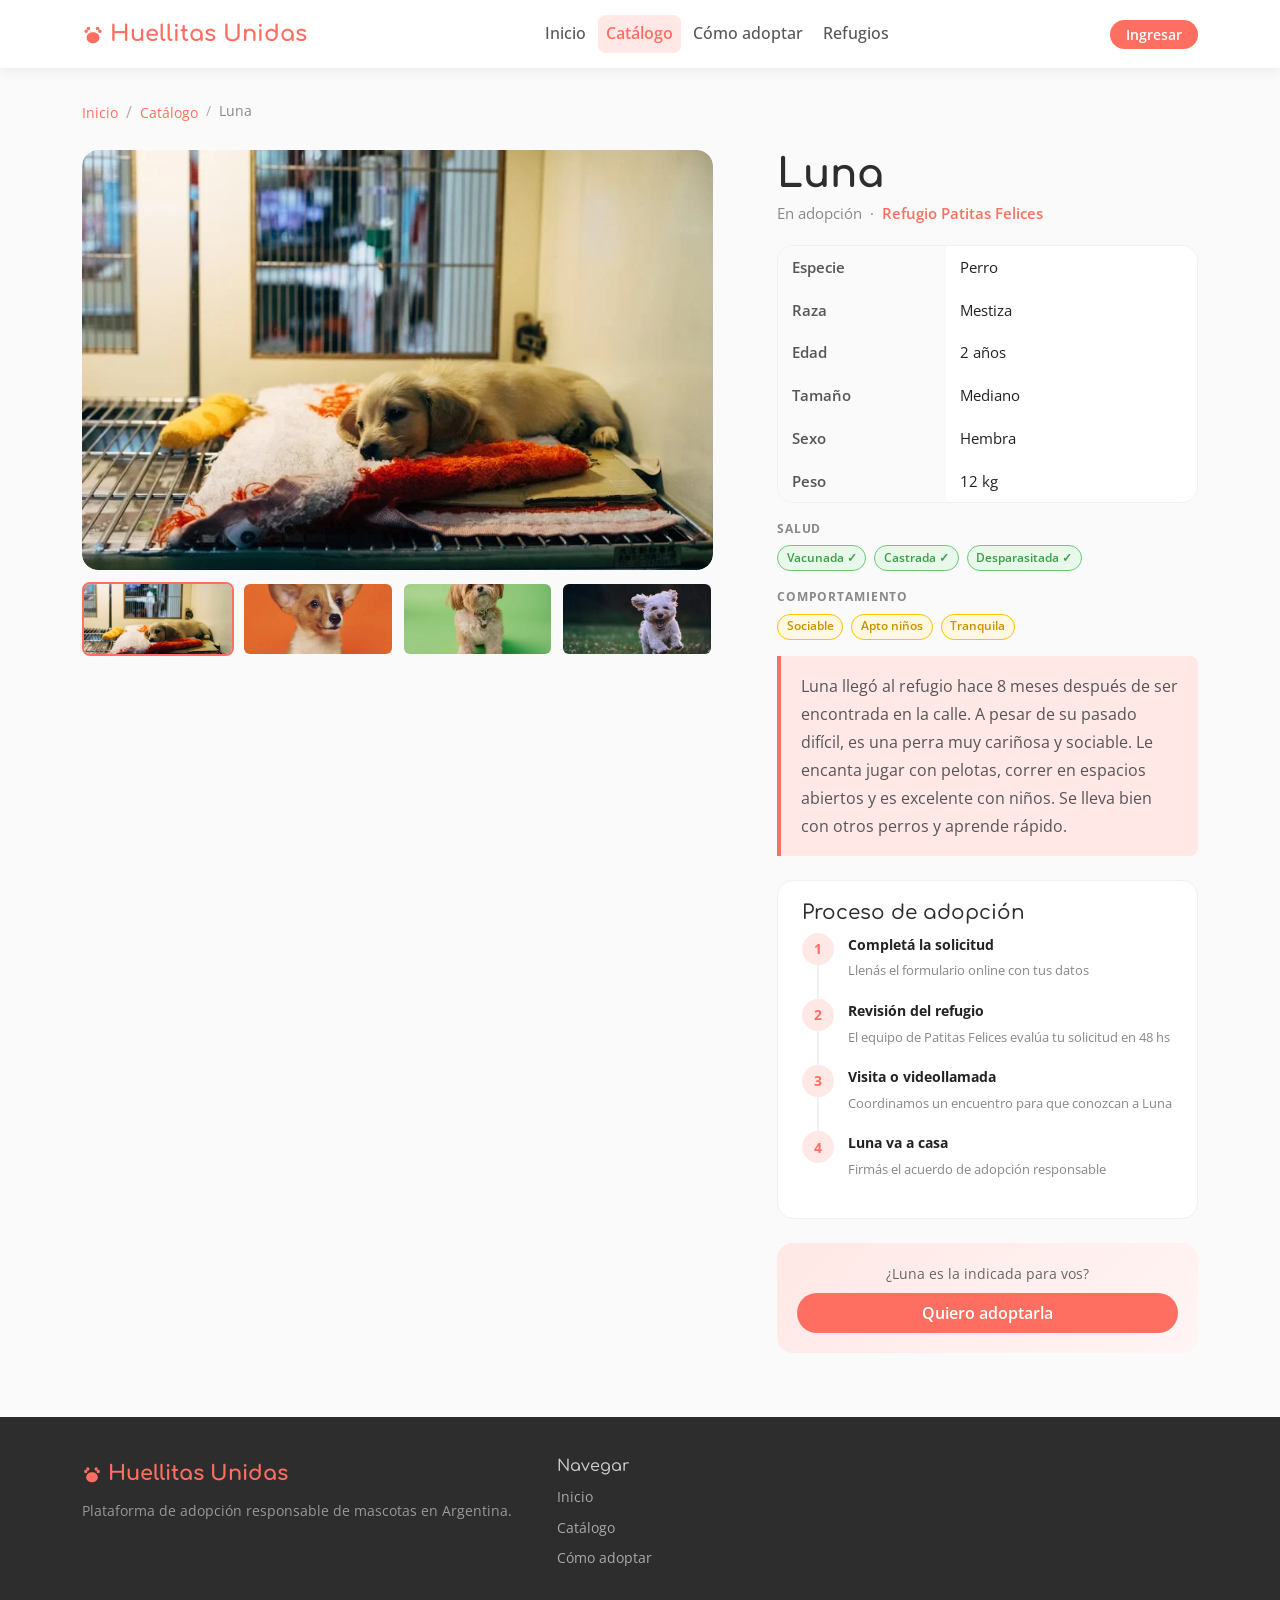
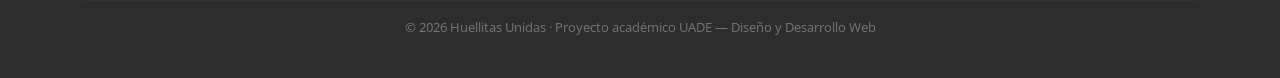
<file: desarrollo/secciones/ficha.html>
﻿<!DOCTYPE html>
<html lang="es">
<head>
  <meta charset="UTF-8">
  <meta name="viewport" content="width=device-width, initial-scale=1.0">
  <meta name="description" content="Luna — Perra mediana en adopción. Historial de salud, comportamiento y proceso de adopción en Huellitas Unidas.">
  <title>Luna — Ficha de adopción · Huellitas Unidas</title>
  <link rel="icon" type="image/svg+xml" href="../assets/img/favicon.svg">
  <link rel="stylesheet" href="https://cdn.jsdelivr.net/npm/bootstrap@5.3.8/dist/css/bootstrap.min.css">
  <link rel="preconnect" href="https://fonts.googleapis.com">
  <link rel="preconnect" href="https://fonts.gstatic.com" crossorigin>
  <link href="https://fonts.googleapis.com/css2?family=Comfortaa:wght@400;600;700&family=Open+Sans:wght@400;500;600&display=swap" rel="stylesheet">
  <link rel="stylesheet" href="../assets/css/styles.css">
</head>
<body>

  <!-- NAVBAR -->
  <header>
    <nav class="navbar navbar-expand-lg navbar-huellitas" aria-label="Navegación principal">
      <div class="container">
        <a class="navbar-brand" href="../index.html" aria-label="Huellitas Unidas — Inicio">
          <svg class="brand-icon" viewBox="0 0 24 24" fill="currentColor" width="22" height="22" aria-hidden="true">
            <path d="M4.5 11a2 2 0 1 0 0-4 2 2 0 0 0 0 4zm15 0a2 2 0 1 0 0-4 2 2 0 0 0 0 4zM7 8a2 2 0 1 0 0-4 2 2 0 0 0 0 4zm10 0a2 2 0 1 0 0-4 2 2 0 0 0 0 4zM12 22c-4 0-7-2.7-7-6 0-1.8.9-3.4 2.3-4.5C7.9 10.8 9.3 10 12 10s4.1.8 4.7 1.5C18.1 12.6 19 14.2 19 16c0 3.3-3 6-7 6z"/>
          </svg>
          Huellitas Unidas
        </a>
        <button class="navbar-toggler" type="button" data-bs-toggle="collapse" data-bs-target="#navbarNav"
                aria-controls="navbarNav" aria-expanded="false" aria-label="Abrir menú de navegación">
          <span class="navbar-toggler-icon"></span>
        </button>
        <div class="collapse navbar-collapse" id="navbarNav">
          <ul class="navbar-nav mx-auto gap-1">
            <li class="nav-item"><a class="nav-link" href="../index.html">Inicio</a></li>
            <li class="nav-item"><a class="nav-link active" href="catalogo.html" aria-current="page">Catálogo</a></li>
            <li class="nav-item"><a class="nav-link" href="../index.html#como-funciona">Cómo adoptar</a></li>
            <li class="nav-item"><a class="nav-link" href="../index.html#refugios">Refugios</a></li>
          </ul>
          <div class="d-flex align-items-center gap-2 mt-2 mt-lg-0">
            <a href="login.html" class="btn btn-coral btn-sm px-3">Ingresar</a>
          </div>
        </div>
      </div>
    </nav>
  </header>

  <main class="ficha-page">
    <div class="container">

      <!-- BREADCRUMB -->
      <nav aria-label="Ruta de navegación" class="mb-3">
        <ol class="breadcrumb breadcrumb-custom">
          <li class="breadcrumb-item"><a href="../index.html">Inicio</a></li>
          <li class="breadcrumb-item"><a href="catalogo.html">Catálogo</a></li>
          <li class="breadcrumb-item active" aria-current="page">Luna</li>
        </ol>
      </nav>

      <div class="row g-4 g-lg-5">

        <!-- GALERÍA -->
        <div class="col-lg-7">
          <div class="gallery-main">
            <img src="../assets/img/luna-1.webp" class="w-100" id="foto-principal" alt="Foto principal de Luna" style="height:420px;object-fit:cover;border-radius:var(--radius-lg);">
            <div class="gallery-overlay" aria-hidden="true">
              <svg width="28" height="28" viewBox="0 0 24 24" fill="none" stroke="currentColor" stroke-width="2" xmlns="http://www.w3.org/2000/svg"><circle cx="11" cy="11" r="8"/><line x1="21" y1="21" x2="16.65" y2="16.65"/></svg>
            </div>
          </div>
          <div class="gallery-thumbs mt-2" role="list" aria-label="Fotos adicionales de Luna">
            <div class="gallery-thumb active" role="listitem" tabindex="0" aria-label="Foto 1 de Luna" data-img="../assets/img/luna-1.webp">
              <img src="../assets/img/luna-1.webp" alt="Luna foto 1" style="width:100%;height:70px;object-fit:cover;border-radius:4px;">
            </div>
            <div class="gallery-thumb" role="listitem" tabindex="0" aria-label="Foto 2 de Luna" data-img="../assets/img/luna-2.webp">
              <img src="../assets/img/luna-2.webp" alt="Luna foto 2" style="width:100%;height:70px;object-fit:cover;border-radius:4px;">
            </div>
            <div class="gallery-thumb" role="listitem" tabindex="0" aria-label="Foto 3 de Luna" data-img="../assets/img/luna-3.webp">
              <img src="../assets/img/luna-3.webp" alt="Luna foto 3" style="width:100%;height:70px;object-fit:cover;border-radius:4px;">
            </div>
            <div class="gallery-thumb" role="listitem" tabindex="0" aria-label="Foto 4 de Luna" data-img="../assets/img/luna-4.webp">
              <img src="../assets/img/luna-4.webp" alt="Luna foto 4" style="width:100%;height:70px;object-fit:cover;border-radius:4px;">
            </div>
          </div>
        </div>

        <!-- DATOS -->
        <div class="col-lg-5">
          <div class="ficha-info">

            <h1 class="pet-name">Luna</h1>
            <p class="pet-subtitle">
              En adopción &nbsp;·&nbsp;
              <a href="../index.html#refugios" class="text-primary-custom fw-semibold">Refugio Patitas Felices</a>
            </p>

            <div class="datos-table mb-3" role="region" aria-label="Datos de Luna">
              <table class="table table-borderless mb-0">
                <caption class="visually-hidden">Información básica de Luna</caption>
                <tbody>
                  <tr><td>Especie</td><td>Perro</td></tr>
                  <tr><td>Raza</td><td>Mestiza</td></tr>
                  <tr><td>Edad</td><td>2 años</td></tr>
                  <tr><td>Tamaño</td><td>Mediano</td></tr>
                  <tr><td>Sexo</td><td>Hembra</td></tr>
                  <tr><td>Peso</td><td>12 kg</td></tr>
                </tbody>
              </table>
            </div>

            <div class="mb-3">
              <p class="badges-group-title">Salud</p>
              <div class="d-flex flex-wrap gap-2">
                <span class="badge-salud">Vacunada ✓</span>
                <span class="badge-salud">Castrada ✓</span>
                <span class="badge-salud">Desparasitada ✓</span>
              </div>
            </div>

            <div class="mb-3">
              <p class="badges-group-title">Comportamiento</p>
              <div class="d-flex flex-wrap gap-2">
                <span class="badge-comportamiento">Sociable</span>
                <span class="badge-comportamiento">Apto niños</span>
                <span class="badge-comportamiento">Tranquila</span>
              </div>
            </div>

            <div class="descripcion-lead" role="region" aria-label="Descripción de Luna">
              Luna llegó al refugio hace 8 meses después de ser encontrada en la calle. A pesar de su pasado difícil, es una perra muy cariñosa y sociable. Le encanta jugar con pelotas, correr en espacios abiertos y es excelente con niños. Se lleva bien con otros perros y aprende rápido.
            </div>

            <div class="adoption-timeline" role="region" aria-label="Proceso de adopción paso a paso">
              <h2 class="h5">Proceso de adopción</h2>
              <ol class="timeline-list">
                <li class="timeline-item">
                  <div class="timeline-dot" aria-hidden="true">1</div>
                  <div class="timeline-content">
                    <strong>Completá la solicitud</strong>
                    <span>Llenás el formulario online con tus datos</span>
                  </div>
                </li>
                <li class="timeline-item">
                  <div class="timeline-dot" aria-hidden="true">2</div>
                  <div class="timeline-content">
                    <strong>Revisión del refugio</strong>
                    <span>El equipo de Patitas Felices evalúa tu solicitud en 48 hs</span>
                  </div>
                </li>
                <li class="timeline-item">
                  <div class="timeline-dot" aria-hidden="true">3</div>
                  <div class="timeline-content">
                    <strong>Visita o videollamada</strong>
                    <span>Coordinamos un encuentro para que conozcan a Luna</span>
                  </div>
                </li>
                <li class="timeline-item">
                  <div class="timeline-dot" aria-hidden="true">4</div>
                  <div class="timeline-content">
                    <strong>Luna va a casa</strong>
                    <span>Firmás el acuerdo de adopción responsable</span>
                  </div>
                </li>
              </ol>
            </div>

            <div class="cta-adoptar">
              <p class="mb-2" style="font-size:.88rem;color:#666">¿Luna es la indicada para vos?</p>
              <a href="formulario.html" class="btn btn-coral d-grid py-2 fs-6" aria-label="Iniciar solicitud de adopción de Luna">
                Quiero adoptarla
              </a>
            </div>

          </div>
        </div>
      </div>

    </div>

    <!-- CTA FIXED BOTTOM (mobile) -->
    <div class="cta-adoptar-fixed" role="region" aria-label="Botón de adopción fijo">
      <div class="container">
        <a href="formulario.html" class="btn btn-coral d-block py-2 fs-6">Quiero adoptarla</a>
      </div>
    </div>

  </main>

  <!-- FOOTER -->
  <footer class="footer-huellitas">
    <div class="container">
      <div class="row g-4">
        <div class="col-lg-5">
          <div class="footer-brand">
            <svg viewBox="0 0 24 24" fill="currentColor" width="20" height="20" aria-hidden="true">
              <path d="M4.5 11a2 2 0 1 0 0-4 2 2 0 0 0 0 4zm15 0a2 2 0 1 0 0-4 2 2 0 0 0 0 4zM7 8a2 2 0 1 0 0-4 2 2 0 0 0 0 4zm10 0a2 2 0 1 0 0-4 2 2 0 0 0 0 4zM12 22c-4 0-7-2.7-7-6 0-1.8.9-3.4 2.3-4.5C7.9 10.8 9.3 10 12 10s4.1.8 4.7 1.5C18.1 12.6 19 14.2 19 16c0 3.3-3 6-7 6z"/>
            </svg>
            Huellitas Unidas
          </div>
          <p class="footer-tagline">Plataforma de adopción responsable de mascotas en Argentina.</p>
        </div>
        <div class="col-6 col-lg-3">
          <h2 class="h6">Navegar</h2>
          <ul>
            <li><a href="../index.html">Inicio</a></li>
            <li><a href="catalogo.html">Catálogo</a></li>
            <li><a href="../index.html#como-funciona">Cómo adoptar</a></li>
          </ul>
        </div>
      </div>
      <hr class="footer-divider">
      <p class="footer-copyright">&copy; 2026 Huellitas Unidas · Proyecto académico UADE — Diseño y Desarrollo Web</p>
    </div>
  </footer>

  <script src="https://cdn.jsdelivr.net/npm/bootstrap@5.3.8/dist/js/bootstrap.bundle.min.js"></script>
  <script src="../assets/js/main.js"></script>
</body>
</html>
</file>
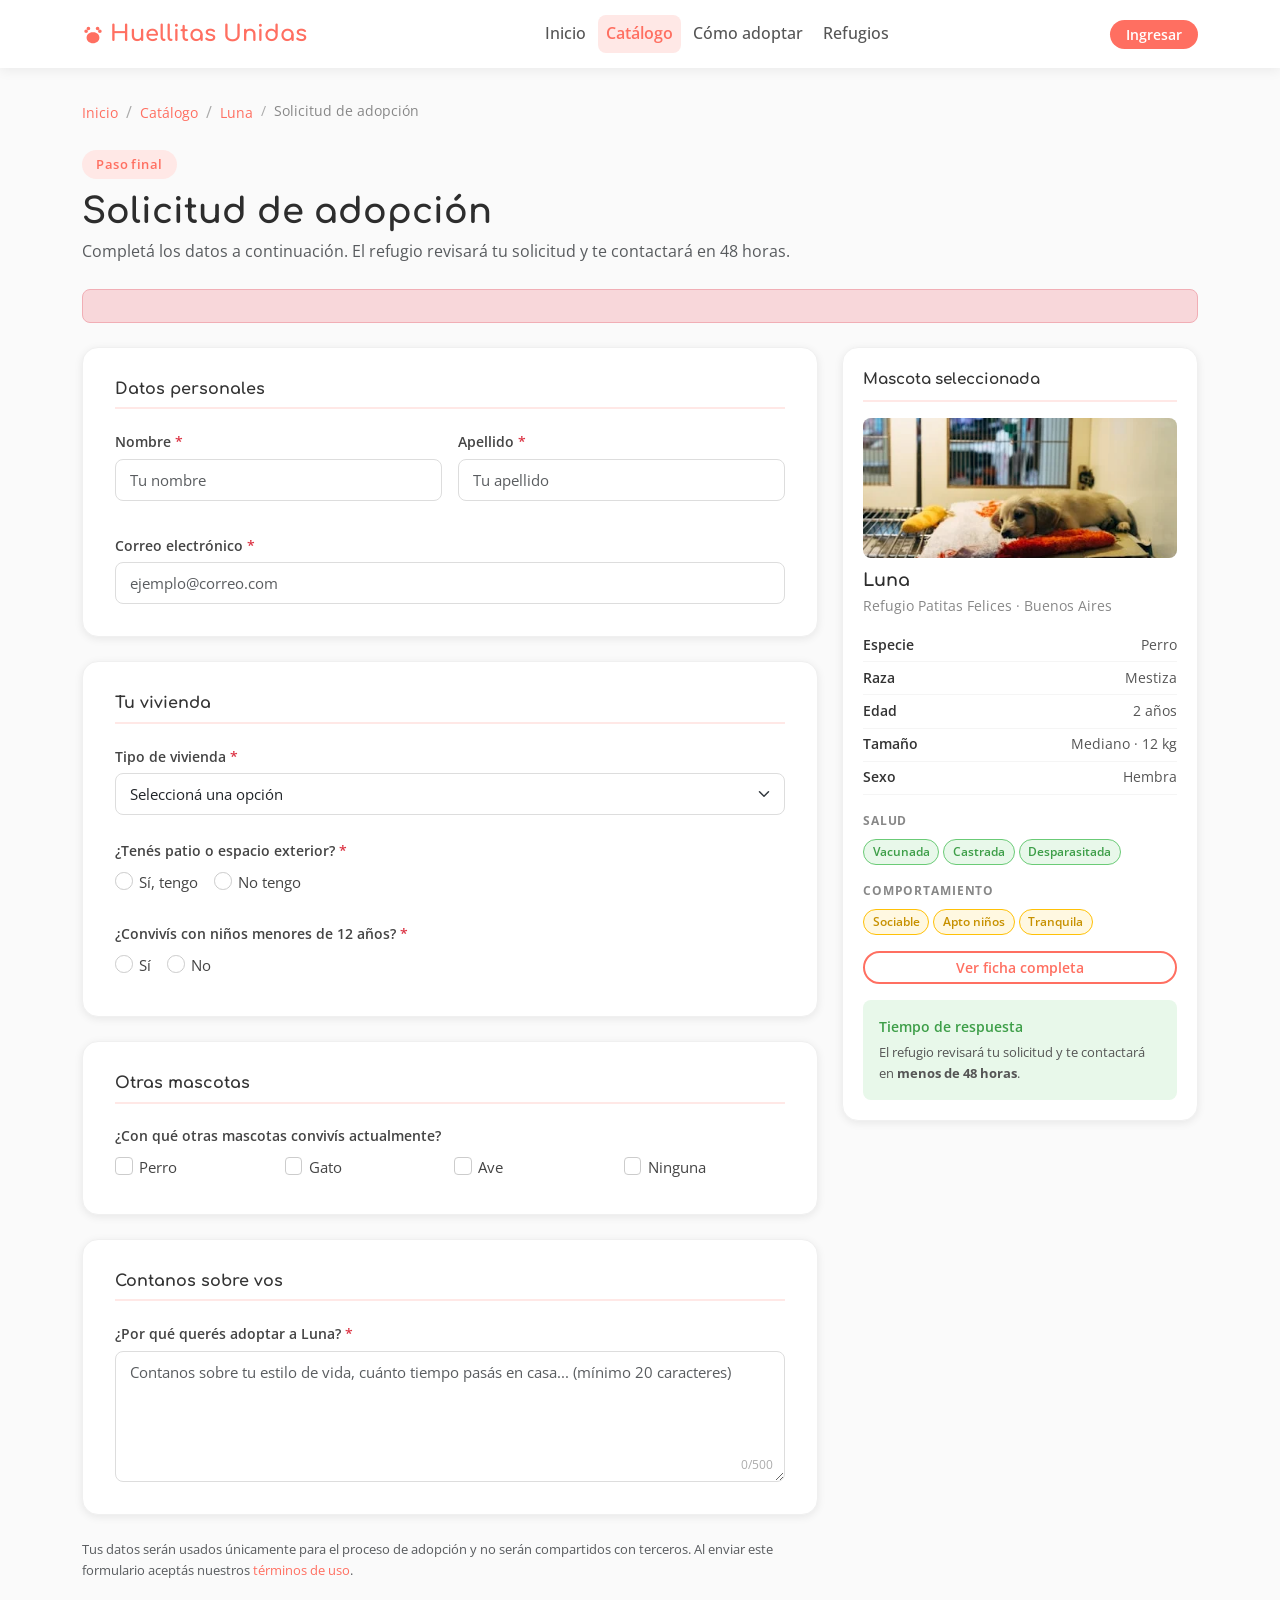
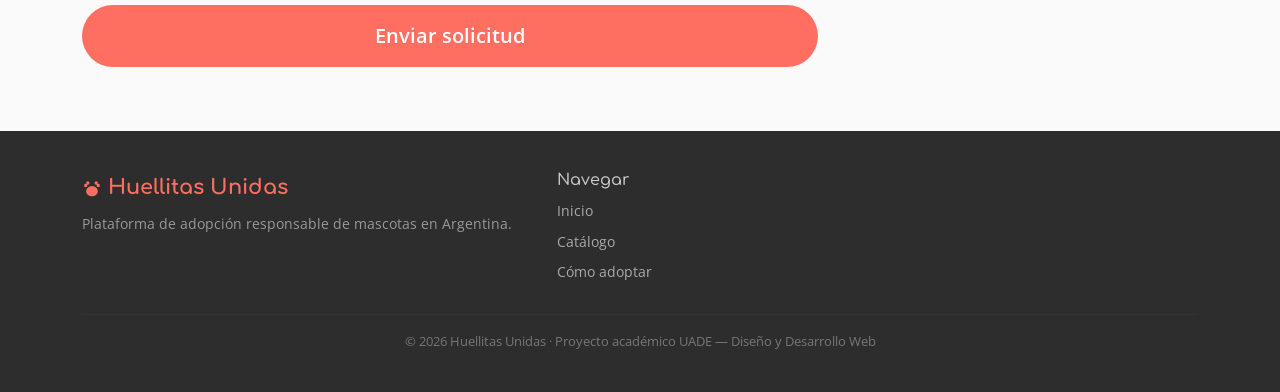
<file: desarrollo/secciones/formulario.html>
﻿<!DOCTYPE html>
<html lang="es">
<head>
  <meta charset="UTF-8">
  <meta name="viewport" content="width=device-width, initial-scale=1.0">
  <meta name="description" content="Solicitud de adopción de Luna — Completá el formulario para iniciar el proceso en Huellitas Unidas.">
  <title>Solicitud de adopción — Huellitas Unidas</title>
  <link rel="icon" type="image/svg+xml" href="../assets/img/favicon.svg">
  <link rel="stylesheet" href="https://cdn.jsdelivr.net/npm/bootstrap@5.3.8/dist/css/bootstrap.min.css">
  <link rel="preconnect" href="https://fonts.googleapis.com">
  <link rel="preconnect" href="https://fonts.gstatic.com" crossorigin>
  <link href="https://fonts.googleapis.com/css2?family=Comfortaa:wght@400;600;700&family=Open+Sans:wght@400;500;600&display=swap" rel="stylesheet">
  <link rel="stylesheet" href="../assets/css/styles.css">
</head>
<body>

  <!-- NAVBAR -->
  <header>
    <nav class="navbar navbar-expand-lg navbar-huellitas" aria-label="Navegación principal">
      <div class="container">
        <a class="navbar-brand" href="../index.html" aria-label="Huellitas Unidas — Inicio">
          <svg class="brand-icon" viewBox="0 0 24 24" fill="currentColor" width="22" height="22" aria-hidden="true">
            <path d="M4.5 11a2 2 0 1 0 0-4 2 2 0 0 0 0 4zm15 0a2 2 0 1 0 0-4 2 2 0 0 0 0 4zM7 8a2 2 0 1 0 0-4 2 2 0 0 0 0 4zm10 0a2 2 0 1 0 0-4 2 2 0 0 0 0 4zM12 22c-4 0-7-2.7-7-6 0-1.8.9-3.4 2.3-4.5C7.9 10.8 9.3 10 12 10s4.1.8 4.7 1.5C18.1 12.6 19 14.2 19 16c0 3.3-3 6-7 6z"/>
          </svg>
          Huellitas Unidas
        </a>
        <button class="navbar-toggler" type="button" data-bs-toggle="collapse" data-bs-target="#navbarNav"
                aria-controls="navbarNav" aria-expanded="false" aria-label="Abrir menú de navegación">
          <span class="navbar-toggler-icon"></span>
        </button>
        <div class="collapse navbar-collapse" id="navbarNav">
          <ul class="navbar-nav mx-auto gap-1">
            <li class="nav-item"><a class="nav-link" href="../index.html">Inicio</a></li>
            <li class="nav-item"><a class="nav-link active" href="catalogo.html" aria-current="page">Catálogo</a></li>
            <li class="nav-item"><a class="nav-link" href="../index.html#como-funciona">Cómo adoptar</a></li>
            <li class="nav-item"><a class="nav-link" href="../index.html#refugios">Refugios</a></li>
          </ul>
          <div class="d-flex align-items-center gap-2 mt-2 mt-lg-0">
            <a href="login.html" class="btn btn-coral btn-sm px-3">Ingresar</a>
          </div>
        </div>
      </div>
    </nav>
  </header>

  <main class="formulario-page">
    <div class="container">

      <!-- BREADCRUMB -->
      <nav aria-label="Ruta de navegación" class="mb-3">
        <ol class="breadcrumb breadcrumb-custom">
          <li class="breadcrumb-item"><a href="../index.html">Inicio</a></li>
          <li class="breadcrumb-item"><a href="catalogo.html">Catálogo</a></li>
          <li class="breadcrumb-item"><a href="ficha.html">Luna</a></li>
          <li class="breadcrumb-item active" aria-current="page">Solicitud de adopción</li>
        </ol>
      </nav>

      <div class="mb-4">
        <span class="section-eyebrow">Paso final</span>
        <h1>Solicitud de adopción</h1>
        <p class="text-muted">Completá los datos a continuación. El refugio revisará tu solicitud y te contactará en 48 horas.</p>
      </div>

      <!-- Alert de validación -->
      <div class="alert alert-danger alert-validacion d-flex align-items-center gap-2 mb-4"
           id="alert-validacion" role="alert" aria-live="assertive">
      </div>

      <div class="row g-4 align-items-start">

        <!-- FORMULARIO -->
        <div class="col-lg-8">
          <form id="form-adopcion" novalidate aria-label="Formulario de solicitud de adopción">

            <!-- Datos personales -->
            <div class="form-card mb-4">
              <h2 class="form-section-title">Datos personales</h2>
              <div class="row g-3">
                <div class="col-sm-6">
                  <div class="mb-3">
                    <label for="nombre" class="form-label-custom">Nombre <span class="text-danger" aria-hidden="true">*</span></label>
                    <input type="text" id="nombre" name="nombre" class="form-control form-control-custom"
                           placeholder="Tu nombre" autocomplete="given-name" aria-required="true"
                           aria-describedby="nombre-feedback nombre-valid">
                    <span class="valid-feedback-custom" id="nombre-valid">Se ve bien</span>
                    <span class="invalid-feedback-custom" id="nombre-feedback" role="alert"></span>
                  </div>
                </div>
                <div class="col-sm-6">
                  <div class="mb-3">
                    <label for="apellido" class="form-label-custom">Apellido <span class="text-danger" aria-hidden="true">*</span></label>
                    <input type="text" id="apellido" name="apellido" class="form-control form-control-custom"
                           placeholder="Tu apellido" autocomplete="family-name" aria-required="true"
                           aria-describedby="apellido-feedback apellido-valid">
                    <span class="valid-feedback-custom" id="apellido-valid">Se ve bien</span>
                    <span class="invalid-feedback-custom" id="apellido-feedback" role="alert"></span>
                  </div>
                </div>
                <div class="col-12">
                  <div class="mb-0">
                    <label for="email" class="form-label-custom">Correo electrónico <span class="text-danger" aria-hidden="true">*</span></label>
                    <input type="email" id="email" name="email" class="form-control form-control-custom"
                           placeholder="ejemplo@correo.com" autocomplete="email" aria-required="true"
                           aria-describedby="email-feedback email-valid">
                    <span class="valid-feedback-custom" id="email-valid">Se ve bien</span>
                    <span class="invalid-feedback-custom" id="email-feedback" role="alert"></span>
                  </div>
                </div>
              </div>
            </div>

            <!-- Tu vivienda -->
            <div class="form-card mb-4">
              <h2 class="form-section-title">Tu vivienda</h2>

              <div class="mb-4">
                <label for="vivienda" class="form-label-custom">Tipo de vivienda <span class="text-danger" aria-hidden="true">*</span></label>
                <select id="vivienda" name="vivienda" class="form-select form-select-custom"
                        aria-required="true" aria-describedby="vivienda-feedback vivienda-valid">
                  <option value="">Seleccioná una opción</option>
                  <option value="casa-patio">Casa con patio</option>
                  <option value="casa-sin-patio">Casa sin patio</option>
                  <option value="departamento">Departamento</option>
                  <option value="campo">Casa de campo</option>
                </select>
                <span class="valid-feedback-custom" id="vivienda-valid">Se ve bien</span>
                <span class="invalid-feedback-custom" id="vivienda-feedback" role="alert"></span>
              </div>

              <div class="mb-4">
                <p class="form-label-custom mb-2">¿Tenés patio o espacio exterior? <span class="text-danger" aria-hidden="true">*</span></p>
                <fieldset>
                  <legend class="visually-hidden">¿Tenés patio o espacio exterior?</legend>
                  <div class="radio-group-wrapper d-flex gap-3 flex-wrap">
                    <div class="form-check form-check-custom">
                      <input class="form-check-input" type="radio" name="patio" id="patio-si" value="si" aria-describedby="patio-feedback">
                      <label class="form-check-label" for="patio-si">Sí, tengo</label>
                    </div>
                    <div class="form-check form-check-custom">
                      <input class="form-check-input" type="radio" name="patio" id="patio-no" value="no" aria-describedby="patio-feedback">
                      <label class="form-check-label" for="patio-no">No tengo</label>
                    </div>
                  </div>
                </fieldset>
                <span class="invalid-feedback-custom d-block mt-1" id="patio-feedback" role="alert"></span>
              </div>

              <div class="mb-0">
                <p class="form-label-custom mb-2">¿Convivís con niños menores de 12 años? <span class="text-danger" aria-hidden="true">*</span></p>
                <fieldset>
                  <legend class="visually-hidden">¿Convivís con niños menores de 12 años?</legend>
                  <div class="radio-group-wrapper d-flex gap-3 flex-wrap">
                    <div class="form-check form-check-custom">
                      <input class="form-check-input" type="radio" name="ninos" id="ninos-si" value="si" aria-describedby="ninos-feedback">
                      <label class="form-check-label" for="ninos-si">Sí</label>
                    </div>
                    <div class="form-check form-check-custom">
                      <input class="form-check-input" type="radio" name="ninos" id="ninos-no" value="no" aria-describedby="ninos-feedback">
                      <label class="form-check-label" for="ninos-no">No</label>
                    </div>
                  </div>
                </fieldset>
                <span class="invalid-feedback-custom d-block mt-1" id="ninos-feedback" role="alert"></span>
              </div>
            </div>

            <!-- Otras mascotas -->
            <div class="form-card mb-4">
              <h2 class="form-section-title">Otras mascotas</h2>
              <p class="form-label-custom mb-2">¿Con qué otras mascotas convivís actualmente?</p>
              <fieldset>
                <legend class="visually-hidden">Otras mascotas en el hogar</legend>
                <div class="row g-2">
                  <div class="col-6 col-sm-3">
                    <div class="form-check form-check-custom">
                      <input class="form-check-input" type="checkbox" id="otra-perro" name="otras-mascotas" value="perro">
                      <label class="form-check-label" for="otra-perro">Perro</label>
                    </div>
                  </div>
                  <div class="col-6 col-sm-3">
                    <div class="form-check form-check-custom">
                      <input class="form-check-input" type="checkbox" id="otra-gato" name="otras-mascotas" value="gato">
                      <label class="form-check-label" for="otra-gato">Gato</label>
                    </div>
                  </div>
                  <div class="col-6 col-sm-3">
                    <div class="form-check form-check-custom">
                      <input class="form-check-input" type="checkbox" id="otra-ave" name="otras-mascotas" value="ave">
                      <label class="form-check-label" for="otra-ave">Ave</label>
                    </div>
                  </div>
                  <div class="col-6 col-sm-3">
                    <div class="form-check form-check-custom">
                      <input class="form-check-input" type="checkbox" id="otra-ninguna" name="otras-mascotas" value="ninguna">
                      <label class="form-check-label" for="otra-ninguna">Ninguna</label>
                    </div>
                  </div>
                </div>
              </fieldset>
            </div>

            <!-- Mensaje -->
            <div class="form-card mb-4">
              <h2 class="form-section-title">Contanos sobre vos</h2>
              <div class="mb-0">
                <label for="mensaje" class="form-label-custom">¿Por qué querés adoptar a Luna? <span class="text-danger" aria-hidden="true">*</span></label>
                <div class="textarea-wrapper">
                  <textarea id="mensaje" name="mensaje" class="form-control form-control-custom" rows="5"
                            placeholder="Contanos sobre tu estilo de vida, cuánto tiempo pasás en casa... (mínimo 20 caracteres)"
                            data-maxlength="500" maxlength="500" aria-required="true"
                            aria-describedby="mensaje-feedback mensaje-valid" style="resize:vertical"></textarea>
                  <span class="char-counter" aria-hidden="true">0/500</span>
                </div>
                <span class="valid-feedback-custom" id="mensaje-valid">Se ve bien</span>
                <span class="invalid-feedback-custom" id="mensaje-feedback" role="alert"></span>
              </div>
            </div>

            <p class="text-muted mb-4" style="font-size:.82rem">
              Tus datos serán usados únicamente para el proceso de adopción y no serán compartidos con terceros.
              Al enviar este formulario aceptás nuestros <a href="#" class="text-primary-custom">términos de uso</a>.
            </p>

            <button type="submit" class="btn btn-coral d-block w-100 py-3 fs-5">Enviar solicitud</button>

          </form>
        </div>

        <!-- ASIDE -->
        <div class="col-lg-4">
          <aside class="aside-mascota sticky-top" style="top:80px" aria-label="Resumen de la mascota que querés adoptar">
            <p class="aside-title">Mascota seleccionada</p>
            <img src="../assets/img/luna.webp" class="pet-img-aside" alt="Foto de Luna" style="width:100%;border-radius:var(--radius-md);object-fit:cover;">
            <h2 class="pet-name-aside">Luna</h2>
            <p class="refugio-aside">Refugio Patitas Felices · Buenos Aires</p>
            <div class="info-row"><span>Especie</span><span>Perro</span></div>
            <div class="info-row"><span>Raza</span><span>Mestiza</span></div>
            <div class="info-row"><span>Edad</span><span>2 años</span></div>
            <div class="info-row"><span>Tamaño</span><span>Mediano · 12 kg</span></div>
            <div class="info-row"><span>Sexo</span><span>Hembra</span></div>
            <div class="mt-3">
              <p class="badges-group-title mb-2">Salud</p>
              <div class="d-flex flex-wrap gap-1">
                <span class="badge-salud">Vacunada</span>
                <span class="badge-salud">Castrada</span>
                <span class="badge-salud">Desparasitada</span>
              </div>
            </div>
            <div class="mt-3">
              <p class="badges-group-title mb-2">Comportamiento</p>
              <div class="d-flex flex-wrap gap-1">
                <span class="badge-comportamiento">Sociable</span>
                <span class="badge-comportamiento">Apto niños</span>
                <span class="badge-comportamiento">Tranquila</span>
              </div>
            </div>
            <a href="ficha.html" class="btn btn-outline-coral btn-sm w-100 mt-3">Ver ficha completa</a>
            <div class="mt-3 p-3 rounded-3" style="background:var(--color-secondary-light)">
              <p class="mb-1 fw-semibold" style="font-size:.85rem;color:var(--color-secondary-dark)">Tiempo de respuesta</p>
              <p class="mb-0" style="font-size:.82rem;color:#555">
                El refugio revisará tu solicitud y te contactará en <strong>menos de 48 horas</strong>.
              </p>
            </div>
          </aside>
        </div>

      </div>
    </div>
  </main>

  <!-- FOOTER -->
  <footer class="footer-huellitas">
    <div class="container">
      <div class="row g-4">
        <div class="col-lg-5">
          <div class="footer-brand">
            <svg viewBox="0 0 24 24" fill="currentColor" width="20" height="20" aria-hidden="true">
              <path d="M4.5 11a2 2 0 1 0 0-4 2 2 0 0 0 0 4zm15 0a2 2 0 1 0 0-4 2 2 0 0 0 0 4zM7 8a2 2 0 1 0 0-4 2 2 0 0 0 0 4zm10 0a2 2 0 1 0 0-4 2 2 0 0 0 0 4zM12 22c-4 0-7-2.7-7-6 0-1.8.9-3.4 2.3-4.5C7.9 10.8 9.3 10 12 10s4.1.8 4.7 1.5C18.1 12.6 19 14.2 19 16c0 3.3-3 6-7 6z"/>
            </svg>
            Huellitas Unidas
          </div>
          <p class="footer-tagline">Plataforma de adopción responsable de mascotas en Argentina.</p>
        </div>
        <div class="col-6 col-lg-3">
          <h2 class="h6">Navegar</h2>
          <ul>
            <li><a href="../index.html">Inicio</a></li>
            <li><a href="catalogo.html">Catálogo</a></li>
            <li><a href="../index.html#como-funciona">Cómo adoptar</a></li>
          </ul>
        </div>
      </div>
      <hr class="footer-divider">
      <p class="footer-copyright">&copy; 2026 Huellitas Unidas · Proyecto académico UADE — Diseño y Desarrollo Web</p>
    </div>
  </footer>

  <script src="https://cdn.jsdelivr.net/npm/bootstrap@5.3.8/dist/js/bootstrap.bundle.min.js"></script>
  <script src="../assets/js/main.js"></script>
</body>
</html>
</file>
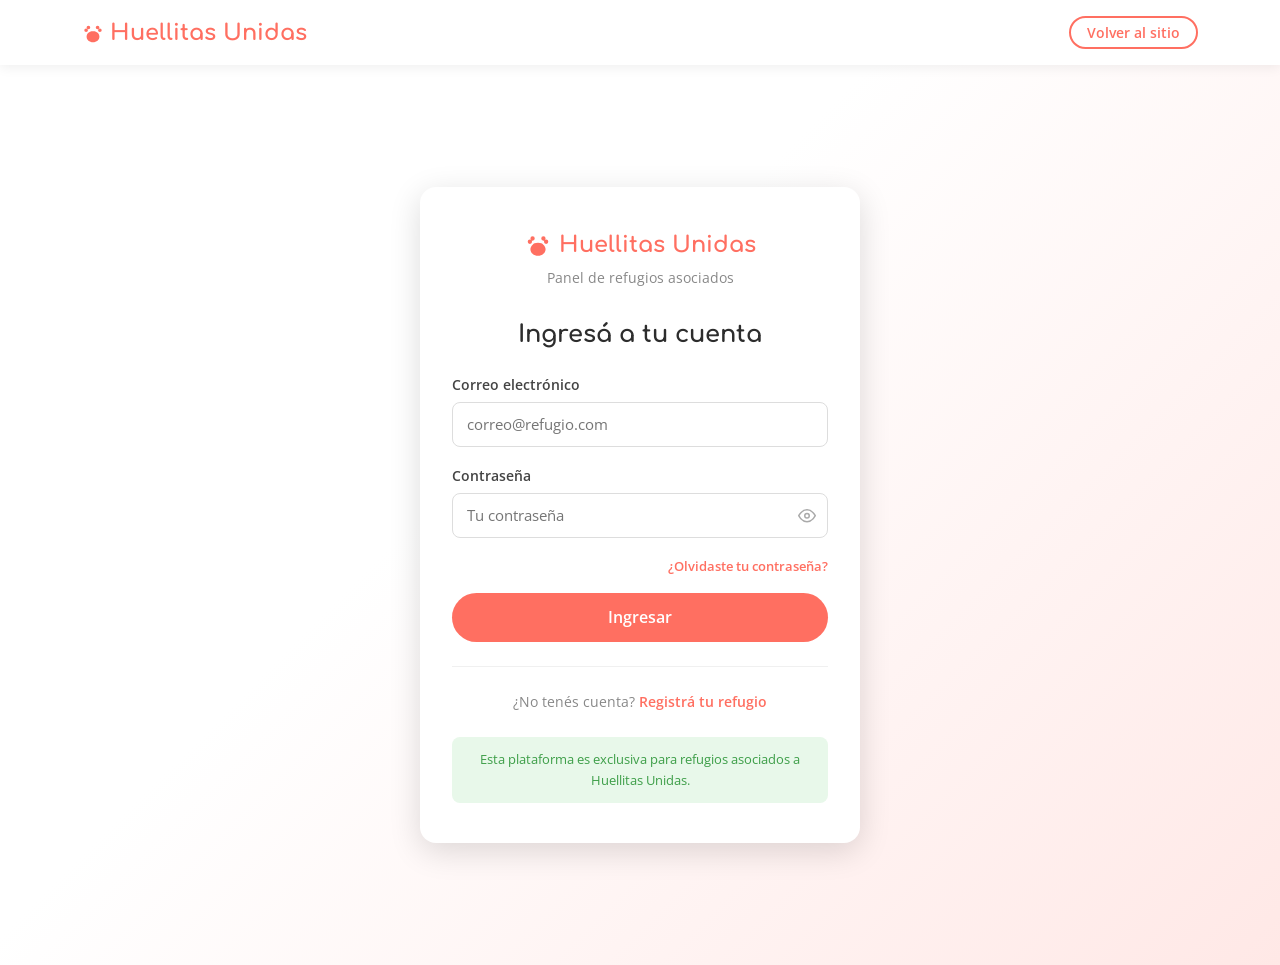
<file: desarrollo/secciones/login.html>
<!DOCTYPE html>
<html lang="es">
<head>
  <meta charset="UTF-8">
  <meta name="viewport" content="width=device-width, initial-scale=1.0">
  <meta name="description" content="Ingreso al panel de refugios — Huellitas Unidas.">
  <title>Ingresar — Huellitas Unidas</title>
  <link rel="icon" type="image/svg+xml" href="../assets/img/favicon.svg">
  <link rel="stylesheet" href="https://cdn.jsdelivr.net/npm/bootstrap@5.3.8/dist/css/bootstrap.min.css">
  <link rel="preconnect" href="https://fonts.googleapis.com">
  <link rel="preconnect" href="https://fonts.gstatic.com" crossorigin>
  <link href="https://fonts.googleapis.com/css2?family=Comfortaa:wght@400;600;700&family=Open+Sans:wght@400;500;600&display=swap" rel="stylesheet">
  <link rel="stylesheet" href="../assets/css/styles.css">
  <style>
    .login-page {
      min-height: 100vh;
      background: linear-gradient(135deg, #fff 40%, var(--color-primary-light) 100%);
      display: flex;
      align-items: center;
      padding: 2rem 0;
    }
    .login-card {
      background: #fff;
      border-radius: var(--radius-lg);
      box-shadow: var(--shadow-lg);
      padding: 2.5rem 2rem;
      width: 100%;
      max-width: 440px;
      margin: 0 auto;
    }
    .login-brand {
      display: flex;
      align-items: center;
      justify-content: center;
      gap: .5rem;
      font-family: var(--font-heading);
      font-size: 1.4rem;
      font-weight: 700;
      color: var(--color-primary);
      margin-bottom: .25rem;
    }
    .login-subtitle {
      text-align: center;
      color: #888;
      font-size: .88rem;
      margin-bottom: 2rem;
    }
    .login-divider {
      height: 1px;
      background: #f0f0f0;
      margin: 1.5rem 0;
    }
    .input-group-custom {
      position: relative;
      margin-bottom: 1.1rem;
    }
    .input-group-custom label {
      display: block;
      font-weight: 600;
      font-size: .88rem;
      color: #444;
      margin-bottom: .35rem;
    }
    .input-group-custom input {
      width: 100%;
      border: 1.5px solid #ddd;
      border-radius: var(--radius-md);
      padding: .6rem .9rem;
      font-size: .93rem;
      font-family: var(--font-body);
      transition: border-color .2s, box-shadow .2s;
      outline: none;
    }
    .input-group-custom input:focus {
      border-color: var(--color-primary);
      box-shadow: 0 0 0 .2rem rgba(255,111,97,.15);
    }
    .input-group-custom input.error {
      border-color: #dc3545;
    }
    .field-error {
      color: #dc3545;
      font-size: .8rem;
      margin-top: .2rem;
      display: none;
    }
    .field-error.visible { display: block; }
    .btn-login {
      width: 100%;
      background-color: var(--color-primary);
      color: #fff;
      border: none;
      border-radius: var(--radius-pill);
      padding: .75rem;
      font-family: var(--font-body);
      font-size: 1rem;
      font-weight: 600;
      cursor: pointer;
      transition: background-color .2s, transform .15s;
      margin-top: .5rem;
    }
    .btn-login:hover { background-color: var(--color-primary-hover); transform: translateY(-1px); }
    .btn-login:active { transform: translateY(0); }
    .login-footer-links {
      text-align: center;
      margin-top: 1.25rem;
      font-size: .85rem;
      color: #888;
    }
    .login-footer-links a { color: var(--color-primary); font-weight: 600; }
    .login-footer-links a:hover { text-decoration: underline; }
    .alert-login {
      background: #FEF2F2;
      border: 1px solid #FECACA;
      border-radius: var(--radius-md);
      color: #DC2626;
      font-size: .88rem;
      padding: .75rem 1rem;
      margin-bottom: 1rem;
      display: none;
    }
    .alert-login.visible { display: block; }
    .nota-refugio {
      background: var(--color-secondary-light);
      border-radius: var(--radius-md);
      padding: .75rem 1rem;
      font-size: .82rem;
      color: var(--color-secondary-dark);
      text-align: center;
      margin-top: 1.5rem;
    }
    .show-password-btn {
      background: none;
      border: none;
      position: absolute;
      right: .75rem;
      top: 50%;
      transform: translateY(-50%);
      cursor: pointer;
      color: #aaa;
      padding: 0;
      line-height: 1;
    }
    .show-password-btn:hover { color: #555; }
    .password-wrapper { position: relative; }
    .password-wrapper input { padding-right: 2.5rem; }
  </style>
</head>
<body>

  <!-- NAVBAR mínima -->
  <header>
    <nav class="navbar navbar-huellitas" aria-label="Navegación principal" style="padding:.6rem 0">
      <div class="container d-flex align-items-center justify-content-between">
        <a class="navbar-brand" href="../index.html" aria-label="Huellitas Unidas — Inicio">
          <svg class="brand-icon" viewBox="0 0 24 24" fill="currentColor" width="22" height="22" aria-hidden="true">
            <path d="M4.5 11a2 2 0 1 0 0-4 2 2 0 0 0 0 4zm15 0a2 2 0 1 0 0-4 2 2 0 0 0 0 4zM7 8a2 2 0 1 0 0-4 2 2 0 0 0 0 4zm10 0a2 2 0 1 0 0-4 2 2 0 0 0 0 4zM12 22c-4 0-7-2.7-7-6 0-1.8.9-3.4 2.3-4.5C7.9 10.8 9.3 10 12 10s4.1.8 4.7 1.5C18.1 12.6 19 14.2 19 16c0 3.3-3 6-7 6z"/>
          </svg>
          Huellitas Unidas
        </a>
        <a href="../index.html" class="btn btn-outline-coral btn-sm px-3">Volver al sitio</a>
      </div>
    </nav>
  </header>

  <main class="login-page">
    <div class="container">
      <div class="login-card">

        <!-- Marca -->
        <div class="login-brand">
          <svg viewBox="0 0 24 24" fill="currentColor" width="26" height="26" aria-hidden="true">
            <path d="M4.5 11a2 2 0 1 0 0-4 2 2 0 0 0 0 4zm15 0a2 2 0 1 0 0-4 2 2 0 0 0 0 4zM7 8a2 2 0 1 0 0-4 2 2 0 0 0 0 4zm10 0a2 2 0 1 0 0-4 2 2 0 0 0 0 4zM12 22c-4 0-7-2.7-7-6 0-1.8.9-3.4 2.3-4.5C7.9 10.8 9.3 10 12 10s4.1.8 4.7 1.5C18.1 12.6 19 14.2 19 16c0 3.3-3 6-7 6z"/>
          </svg>
          Huellitas Unidas
        </div>
        <p class="login-subtitle">Panel de refugios asociados</p>

        <!-- Heading -->
        <h1 style="font-size:1.5rem;text-align:center;margin-bottom:1.5rem;font-family:var(--font-heading)">
          Ingresá a tu cuenta
        </h1>

        <!-- Alert de error -->
        <div class="alert-login" id="alert-login" role="alert" aria-live="assertive">
          Correo o contraseña incorrectos. Verificá tus datos e intentá de nuevo.
        </div>

        <!-- Formulario -->
        <form id="form-login" novalidate aria-label="Formulario de inicio de sesión">

          <div class="input-group-custom">
            <label for="login-email">Correo electrónico</label>
            <input type="email" id="login-email" name="email"
                   placeholder="correo@refugio.com"
                   autocomplete="email"
                   aria-required="true"
                   aria-describedby="login-email-error">
            <span class="field-error" id="login-email-error" role="alert">Ingresá un correo electrónico válido.</span>
          </div>

          <div class="input-group-custom">
            <label for="login-password">Contraseña</label>
            <div class="password-wrapper">
              <input type="password" id="login-password" name="password"
                     placeholder="Tu contraseña"
                     autocomplete="current-password"
                     aria-required="true"
                     aria-describedby="login-password-error">
              <button type="button" class="show-password-btn" id="toggle-password"
                      aria-label="Mostrar u ocultar contraseña">
                <svg id="eye-icon" width="18" height="18" viewBox="0 0 24 24" fill="none" stroke="currentColor" stroke-width="2" xmlns="http://www.w3.org/2000/svg" aria-hidden="true">
                  <path d="M1 12s4-8 11-8 11 8 11 8-4 8-11 8-11-8-11-8z"/>
                  <circle cx="12" cy="12" r="3"/>
                </svg>
              </button>
            </div>
            <span class="field-error" id="login-password-error" role="alert">Ingresá tu contraseña.</span>
          </div>

          <div class="d-flex justify-content-end mb-2">
            <a href="#" style="font-size:.82rem;color:var(--color-primary);font-weight:600">¿Olvidaste tu contraseña?</a>
          </div>

          <button type="submit" class="btn-login">Ingresar</button>

        </form>

        <div class="login-divider"></div>

        <div class="login-footer-links">
          ¿No tenés cuenta? <a href="#">Registrá tu refugio</a>
        </div>

        <div class="nota-refugio" role="note">
          Esta plataforma es exclusiva para refugios asociados a Huellitas Unidas.
        </div>

      </div>
    </div>
  </main>

  <script src="https://cdn.jsdelivr.net/npm/bootstrap@5.3.8/dist/js/bootstrap.bundle.min.js"></script>
  <script>
    'use strict';

    /* Mostrar/ocultar contraseña */
    const toggleBtn = document.getElementById('toggle-password');
    const passwordInput = document.getElementById('login-password');
    toggleBtn.addEventListener('click', () => {
      const isPassword = passwordInput.type === 'password';
      passwordInput.type = isPassword ? 'text' : 'password';
      toggleBtn.setAttribute('aria-label', isPassword ? 'Ocultar contraseña' : 'Mostrar contraseña');
      document.getElementById('eye-icon').style.opacity = isPassword ? '.4' : '1';
    });

    /* Validación y submit */
    const form = document.getElementById('form-login');
    const emailInput = document.getElementById('login-email');
    const emailError = document.getElementById('login-email-error');
    const passwordError = document.getElementById('login-password-error');
    const alertLogin = document.getElementById('alert-login');

    function validateEmail(val) {
      return /^[^\s@]+@[^\s@]+\.[^\s@]+$/.test(val.trim());
    }

    emailInput.addEventListener('blur', () => {
      if (emailInput.value && !validateEmail(emailInput.value)) {
        emailInput.classList.add('error');
        emailError.classList.add('visible');
      } else {
        emailInput.classList.remove('error');
        emailError.classList.remove('visible');
      }
    });

    passwordInput.addEventListener('input', () => {
      if (passwordInput.value) {
        passwordInput.classList.remove('error');
        passwordError.classList.remove('visible');
      }
    });

    form.addEventListener('submit', (e) => {
      e.preventDefault();
      let valid = true;
      alertLogin.classList.remove('visible');

      if (!validateEmail(emailInput.value)) {
        emailInput.classList.add('error');
        emailError.classList.add('visible');
        valid = false;
      } else {
        emailInput.classList.remove('error');
        emailError.classList.remove('visible');
      }

      if (!passwordInput.value.trim()) {
        passwordInput.classList.add('error');
        passwordError.classList.add('visible');
        valid = false;
      } else {
        passwordInput.classList.remove('error');
        passwordError.classList.remove('visible');
      }

      if (!valid) return;

      /* Simulación: redirige siempre al panel (sin lógica real) */
      window.location.href = 'panel.html';
    });
  </script>
</body>
</html>
</file>
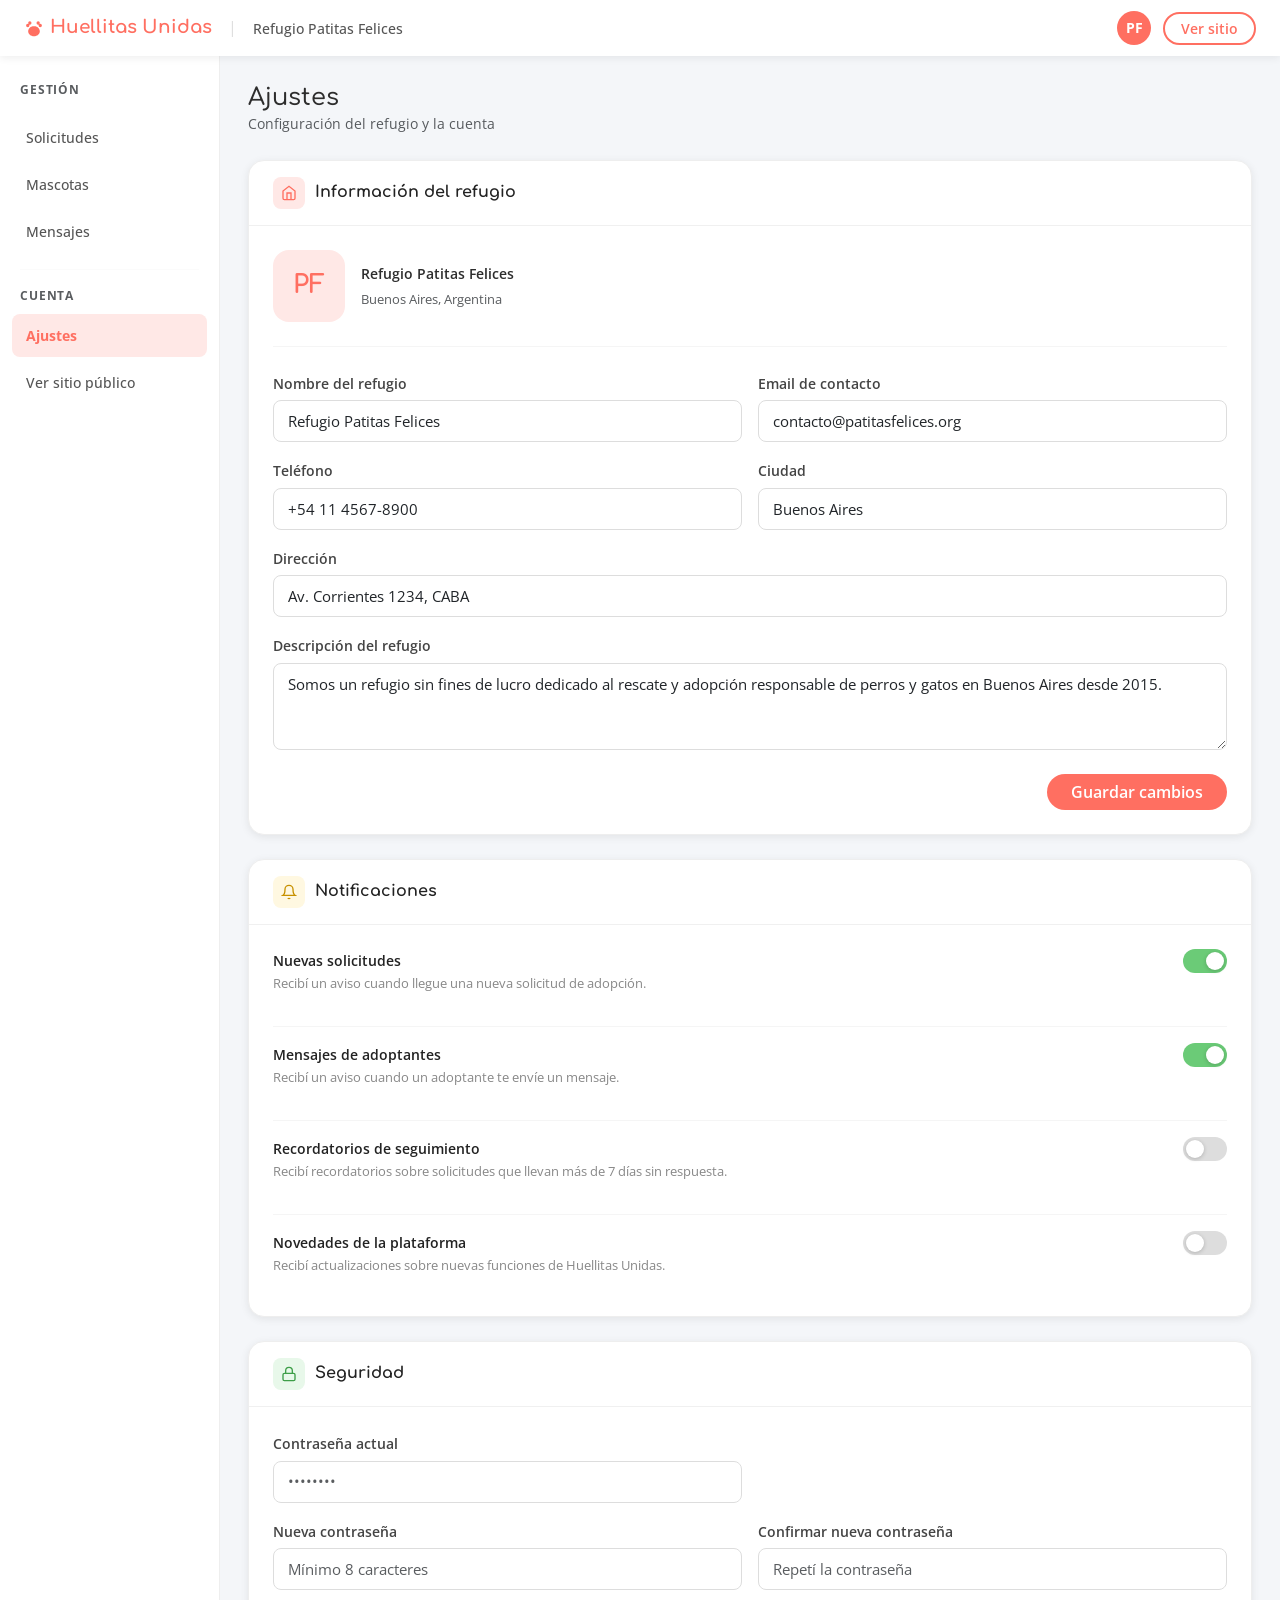
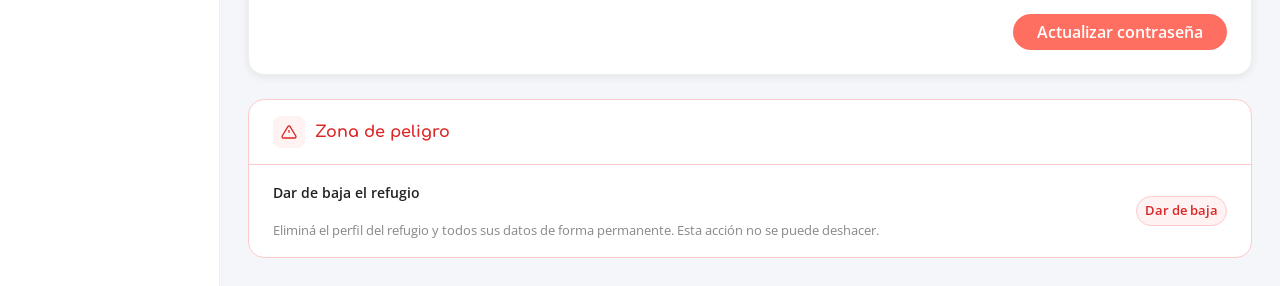
<file: desarrollo/secciones/panel-ajustes.html>
<!DOCTYPE html>
<html lang="es">
<head>
  <meta charset="UTF-8">
  <meta name="viewport" content="width=device-width, initial-scale=1.0">
  <meta name="description" content="Ajustes del refugio — Panel Huellitas Unidas.">
  <title>Ajustes — Panel del refugio · Huellitas Unidas</title>
  <link rel="icon" type="image/svg+xml" href="../assets/img/favicon.svg">
  <link rel="stylesheet" href="https://cdn.jsdelivr.net/npm/bootstrap@5.3.8/dist/css/bootstrap.min.css">
  <link rel="preconnect" href="https://fonts.googleapis.com">
  <link rel="preconnect" href="https://fonts.gstatic.com" crossorigin>
  <link href="https://fonts.googleapis.com/css2?family=Comfortaa:wght@400;600;700&family=Open+Sans:wght@400;500;600&display=swap" rel="stylesheet">
  <link rel="stylesheet" href="../assets/css/styles.css">
  <style>
    .settings-card {
      background: #fff;
      border-radius: var(--radius-lg);
      border: 1px solid #eee;
      box-shadow: var(--shadow-sm);
      overflow: hidden;
      margin-bottom: 1.5rem;
    }
    .settings-card-header {
      padding: 1rem 1.5rem;
      border-bottom: 1px solid #f0f0f0;
      display: flex;
      align-items: center;
      gap: .6rem;
    }
    .settings-card-header h2 {
      font-family: var(--font-heading);
      font-size: 1rem;
      font-weight: 700;
      color: #222;
      margin: 0;
    }
    .settings-card-header .header-icon {
      width: 32px;
      height: 32px;
      border-radius: var(--radius-md);
      display: flex;
      align-items: center;
      justify-content: center;
      font-size: 1rem;
      flex-shrink: 0;
    }
    .settings-card-body {
      padding: 1.5rem;
    }
    .settings-row {
      display: flex;
      align-items: flex-start;
      justify-content: space-between;
      gap: 1.5rem;
      padding: 1rem 0;
      border-bottom: 1px solid #f5f5f5;
    }
    .settings-row:last-child { border-bottom: none; padding-bottom: 0; }
    .settings-row:first-child { padding-top: 0; }
    .settings-row-info { flex: 1; min-width: 0; }
    .settings-row-label {
      font-weight: 600;
      font-size: .9rem;
      color: #222;
      margin-bottom: .15rem;
    }
    .settings-row-desc {
      font-size: .82rem;
      color: #888;
      line-height: 1.5;
    }
    .settings-row-control { flex-shrink: 0; }

    /* Toggle switch */
    .toggle-switch {
      position: relative;
      width: 44px;
      height: 24px;
      display: inline-block;
    }
    .toggle-switch input { opacity: 0; width: 0; height: 0; }
    .toggle-slider {
      position: absolute;
      inset: 0;
      background: #ddd;
      border-radius: 999px;
      cursor: pointer;
      transition: background .2s;
    }
    .toggle-slider::before {
      content: '';
      position: absolute;
      width: 18px;
      height: 18px;
      background: #fff;
      border-radius: 50%;
      top: 3px;
      left: 3px;
      transition: transform .2s;
      box-shadow: 0 1px 4px rgba(0,0,0,.2);
    }
    .toggle-switch input:checked + .toggle-slider { background: var(--color-secondary); }
    .toggle-switch input:checked + .toggle-slider::before { transform: translateX(20px); }
    .toggle-switch input:focus-visible + .toggle-slider {
      outline: 2px solid var(--color-primary);
      outline-offset: 2px;
    }

    /* Avatar refugio */
    .refugio-avatar {
      width: 72px;
      height: 72px;
      border-radius: var(--radius-lg);
      background: var(--color-primary-light);
      color: var(--color-primary);
      font-family: var(--font-heading);
      font-size: 1.6rem;
      font-weight: 700;
      display: flex;
      align-items: center;
      justify-content: center;
      flex-shrink: 0;
    }

    /* Zona de peligro */
    .danger-zone {
      background: #fff;
      border-radius: var(--radius-lg);
      border: 1px solid #FECACA;
      overflow: hidden;
    }
    .danger-zone .settings-card-header { border-bottom-color: #FECACA; }
    .danger-zone .header-icon { background: #FEF2F2; color: #DC2626; }
    .danger-row {
      padding: 1rem 1.5rem;
      display: flex;
      align-items: center;
      justify-content: space-between;
      gap: 1rem;
      border-bottom: 1px solid #FEF2F2;
    }
    .danger-row:last-child { border-bottom: none; }
    .danger-row-label { font-weight: 600; font-size: .9rem; color: #222; }
    .danger-row-desc { font-size: .82rem; color: #888; }
  </style>
</head>
<body style="background-color:#F4F6F9;padding-bottom:0">

  <!-- TOPBAR -->
  <header>
    <div class="panel-topbar" role="banner">
      <div class="d-flex align-items-center gap-3">
        <a href="../index.html" class="panel-brand" aria-label="Huellitas Unidas — Ir al sitio público">
          <svg viewBox="0 0 24 24" fill="currentColor" width="20" height="20" aria-hidden="true">
            <path d="M4.5 11a2 2 0 1 0 0-4 2 2 0 0 0 0 4zm15 0a2 2 0 1 0 0-4 2 2 0 0 0 0 4zM7 8a2 2 0 1 0 0-4 2 2 0 0 0 0 4zm10 0a2 2 0 1 0 0-4 2 2 0 0 0 0 4zM12 22c-4 0-7-2.7-7-6 0-1.8.9-3.4 2.3-4.5C7.9 10.8 9.3 10 12 10s4.1.8 4.7 1.5C18.1 12.6 19 14.2 19 16c0 3.3-3 6-7 6z"/>
          </svg>
          Huellitas Unidas
        </a>
        <span class="d-none d-sm-inline" style="color:#ddd" aria-hidden="true">|</span>
        <span class="refugio-name d-none d-sm-inline">Refugio Patitas Felices</span>
      </div>
      <div class="d-flex align-items-center gap-2">
        <div class="rounded-circle d-flex align-items-center justify-content-center fw-bold text-white"
             style="width:34px;height:34px;background:var(--color-primary);font-size:.85rem;flex-shrink:0"
             aria-label="Iniciales del refugio">PF</div>
        <a href="../index.html" class="btn btn-outline-coral btn-sm px-3 ms-1">Ver sitio</a>
      </div>
    </div>
  </header>

  <!-- NAV MOBILE -->
  <nav class="panel-mobile-nav" aria-label="Navegación del panel">
    <a href="panel.html" class="panel-nav-link px-3 py-2" style="font-size:.85rem">Solicitudes</a>
    <a href="panel-mascotas.html" class="panel-nav-link px-3 py-2" style="font-size:.85rem">Mascotas</a>
    <a href="panel-mensajes.html" class="panel-nav-link px-3 py-2" style="font-size:.85rem">Mensajes</a>
    <a href="panel-ajustes.html" class="panel-nav-link active px-3 py-2" style="font-size:.85rem" aria-current="page">Ajustes</a>
  </nav>

  <div class="panel-wrapper">

    <!-- SIDEBAR -->
    <nav class="panel-sidebar" aria-label="Menú del panel de administración">
      <p class="text-muted mb-3 px-2" style="font-size:.75rem;text-transform:uppercase;letter-spacing:.07em;font-weight:700">Gestión</p>
      <a href="panel.html" class="panel-nav-link">Solicitudes</a>
      <a href="panel-mascotas.html" class="panel-nav-link">Mascotas</a>
      <a href="panel-mensajes.html" class="panel-nav-link">Mensajes</a>
      <hr style="border-color:#eee;margin:1rem .5rem">
      <p class="text-muted mb-2 px-2" style="font-size:.75rem;text-transform:uppercase;letter-spacing:.07em;font-weight:700">Cuenta</p>
      <a href="panel-ajustes.html" class="panel-nav-link active" aria-current="page">Ajustes</a>
      <a href="../index.html" class="panel-nav-link">Ver sitio público</a>
    </nav>

    <!-- CONTENIDO -->
    <div class="panel-content">

      <div class="mb-4">
        <h1 class="h4 mb-0" style="font-family:var(--font-heading)">Ajustes</h1>
        <p class="text-muted mb-0" style="font-size:.88rem">Configuración del refugio y la cuenta</p>
      </div>

      <!-- INFORMACIÓN DEL REFUGIO -->
      <div class="settings-card">
        <div class="settings-card-header">
          <div class="header-icon" style="background:var(--color-primary-light);color:var(--color-primary)" aria-hidden="true">
            <svg width="16" height="16" viewBox="0 0 24 24" fill="none" stroke="currentColor" stroke-width="2"><path d="M3 9l9-7 9 7v11a2 2 0 0 1-2 2H5a2 2 0 0 1-2-2z"/><polyline points="9 22 9 12 15 12 15 22"/></svg>
          </div>
          <h2>Información del refugio</h2>
        </div>
        <div class="settings-card-body">

          <!-- Avatar + nombre -->
          <div class="d-flex align-items-center gap-3 mb-4 pb-4" style="border-bottom:1px solid #f5f5f5">
            <div class="refugio-avatar" aria-label="Iniciales del refugio: Patitas Felices">PF</div>
            <div>
              <p class="fw-semibold mb-1" style="font-size:.9rem">Refugio Patitas Felices</p>
              <p class="text-muted mb-0" style="font-size:.82rem">Buenos Aires, Argentina</p>
            </div>
          </div>

          <form id="form-refugio" novalidate>
            <div class="row g-3 mb-3">
              <div class="col-12 col-md-6">
                <label for="s-nombre" class="form-label-custom">Nombre del refugio</label>
                <input type="text" id="s-nombre" name="nombre" class="form-control form-control-custom"
                       value="Refugio Patitas Felices" autocomplete="organization">
              </div>
              <div class="col-12 col-md-6">
                <label for="s-email" class="form-label-custom">Email de contacto</label>
                <input type="email" id="s-email" name="email" class="form-control form-control-custom"
                       value="contacto@patitasfelices.org" autocomplete="email">
              </div>
            </div>
            <div class="row g-3 mb-3">
              <div class="col-12 col-md-6">
                <label for="s-telefono" class="form-label-custom">Teléfono</label>
                <input type="tel" id="s-telefono" name="telefono" class="form-control form-control-custom"
                       value="+54 11 4567-8900" autocomplete="tel">
              </div>
              <div class="col-12 col-md-6">
                <label for="s-ciudad" class="form-label-custom">Ciudad</label>
                <input type="text" id="s-ciudad" name="ciudad" class="form-control form-control-custom"
                       value="Buenos Aires" autocomplete="address-level2">
              </div>
            </div>
            <div class="mb-3">
              <label for="s-direccion" class="form-label-custom">Dirección</label>
              <input type="text" id="s-direccion" name="direccion" class="form-control form-control-custom"
                     value="Av. Corrientes 1234, CABA" autocomplete="street-address">
            </div>
            <div class="mb-4">
              <label for="s-descripcion" class="form-label-custom">Descripción del refugio</label>
              <textarea id="s-descripcion" name="descripcion" rows="3" class="form-control form-control-custom"
                        style="resize:vertical">Somos un refugio sin fines de lucro dedicado al rescate y adopción responsable de perros y gatos en Buenos Aires desde 2015.</textarea>
            </div>
            <div class="d-flex justify-content-end">
              <button type="submit" class="btn btn-coral px-4">Guardar cambios</button>
            </div>
          </form>

        </div>
      </div>

      <!-- NOTIFICACIONES -->
      <div class="settings-card">
        <div class="settings-card-header">
          <div class="header-icon" style="background:#FFF8E1;color:var(--color-accent-dark)" aria-hidden="true">
            <svg width="16" height="16" viewBox="0 0 24 24" fill="none" stroke="currentColor" stroke-width="2"><path d="M18 8A6 6 0 0 0 6 8c0 7-3 9-3 9h18s-3-2-3-9"/><path d="M13.73 21a2 2 0 0 1-3.46 0"/></svg>
          </div>
          <h2>Notificaciones</h2>
        </div>
        <div class="settings-card-body">

          <div class="settings-row">
            <div class="settings-row-info">
              <p class="settings-row-label">Nuevas solicitudes</p>
              <p class="settings-row-desc">Recibí un aviso cuando llegue una nueva solicitud de adopción.</p>
            </div>
            <div class="settings-row-control">
              <label class="toggle-switch" aria-label="Activar notificaciones de nuevas solicitudes">
                <input type="checkbox" checked>
                <span class="toggle-slider"></span>
              </label>
            </div>
          </div>

          <div class="settings-row">
            <div class="settings-row-info">
              <p class="settings-row-label">Mensajes de adoptantes</p>
              <p class="settings-row-desc">Recibí un aviso cuando un adoptante te envíe un mensaje.</p>
            </div>
            <div class="settings-row-control">
              <label class="toggle-switch" aria-label="Activar notificaciones de mensajes">
                <input type="checkbox" checked>
                <span class="toggle-slider"></span>
              </label>
            </div>
          </div>

          <div class="settings-row">
            <div class="settings-row-info">
              <p class="settings-row-label">Recordatorios de seguimiento</p>
              <p class="settings-row-desc">Recibí recordatorios sobre solicitudes que llevan más de 7 días sin respuesta.</p>
            </div>
            <div class="settings-row-control">
              <label class="toggle-switch" aria-label="Activar recordatorios de seguimiento">
                <input type="checkbox">
                <span class="toggle-slider"></span>
              </label>
            </div>
          </div>

          <div class="settings-row">
            <div class="settings-row-info">
              <p class="settings-row-label">Novedades de la plataforma</p>
              <p class="settings-row-desc">Recibí actualizaciones sobre nuevas funciones de Huellitas Unidas.</p>
            </div>
            <div class="settings-row-control">
              <label class="toggle-switch" aria-label="Activar novedades de la plataforma">
                <input type="checkbox">
                <span class="toggle-slider"></span>
              </label>
            </div>
          </div>

        </div>
      </div>

      <!-- SEGURIDAD -->
      <div class="settings-card">
        <div class="settings-card-header">
          <div class="header-icon" style="background:var(--color-secondary-light);color:var(--color-secondary-dark)" aria-hidden="true">
            <svg width="16" height="16" viewBox="0 0 24 24" fill="none" stroke="currentColor" stroke-width="2"><rect x="3" y="11" width="18" height="11" rx="2" ry="2"/><path d="M7 11V7a5 5 0 0 1 10 0v4"/></svg>
          </div>
          <h2>Seguridad</h2>
        </div>
        <div class="settings-card-body">

          <form id="form-password" novalidate>
            <div class="row g-3 mb-3">
              <div class="col-12 col-md-6">
                <label for="s-pass-actual" class="form-label-custom">Contraseña actual</label>
                <input type="password" id="s-pass-actual" name="pass-actual" class="form-control form-control-custom"
                       placeholder="••••••••" autocomplete="current-password">
              </div>
            </div>
            <div class="row g-3 mb-4">
              <div class="col-12 col-md-6">
                <label for="s-pass-nueva" class="form-label-custom">Nueva contraseña</label>
                <input type="password" id="s-pass-nueva" name="pass-nueva" class="form-control form-control-custom"
                       placeholder="Mínimo 8 caracteres" autocomplete="new-password">
              </div>
              <div class="col-12 col-md-6">
                <label for="s-pass-confirmar" class="form-label-custom">Confirmar nueva contraseña</label>
                <input type="password" id="s-pass-confirmar" name="pass-confirmar" class="form-control form-control-custom"
                       placeholder="Repetí la contraseña" autocomplete="new-password">
              </div>
            </div>
            <div id="pass-feedback" class="alert alert-danger py-2 px-3 mb-3" style="font-size:.85rem;border-radius:var(--radius-md);display:none" role="alert"></div>
            <div class="d-flex justify-content-end">
              <button type="submit" class="btn btn-coral px-4">Actualizar contraseña</button>
            </div>
          </form>

        </div>
      </div>

      <!-- ZONA DE PELIGRO -->
      <div class="danger-zone" role="region" aria-label="Zona de peligro">
        <div class="settings-card-header">
          <div class="header-icon" aria-hidden="true">
            <svg width="16" height="16" viewBox="0 0 24 24" fill="none" stroke="currentColor" stroke-width="2"><path d="M10.29 3.86L1.82 18a2 2 0 0 0 1.71 3h16.94a2 2 0 0 0 1.71-3L13.71 3.86a2 2 0 0 0-3.42 0z"/><line x1="12" y1="9" x2="12" y2="13"/><line x1="12" y1="17" x2="12.01" y2="17"/></svg>
          </div>
          <h2 style="color:#DC2626">Zona de peligro</h2>
        </div>
        <div class="danger-row">
          <div>
            <p class="danger-row-label">Dar de baja el refugio</p>
            <p class="danger-row-desc mb-0">Eliminá el perfil del refugio y todos sus datos de forma permanente. Esta acción no se puede deshacer.</p>
          </div>
          <button type="button" class="btn btn-sm flex-shrink-0"
                  style="background:#FEF2F2;color:#DC2626;border:1px solid #FECACA;border-radius:var(--radius-pill);font-size:.82rem;font-weight:600;white-space:nowrap"
                  data-bs-toggle="modal" data-bs-target="#modal-baja">
            Dar de baja
          </button>
        </div>
      </div>

    </div>
    <!-- /panel-content -->

  </div>
  <!-- /panel-wrapper -->

  <!-- MODAL confirmación baja -->
  <div class="modal fade" id="modal-baja" tabindex="-1" aria-labelledby="modal-baja-title" aria-hidden="true">
    <div class="modal-dialog modal-dialog-centered">
      <div class="modal-content" style="border-radius:var(--radius-lg);border:1px solid #FECACA">
        <div class="modal-header" style="border-bottom:1px solid #FEF2F2;padding:1.25rem 1.5rem">
          <h2 class="modal-title h5" id="modal-baja-title" style="font-family:var(--font-heading);color:#DC2626">¿Dar de baja el refugio?</h2>
          <button type="button" class="btn-close" data-bs-dismiss="modal" aria-label="Cerrar"></button>
        </div>
        <div class="modal-body" style="padding:1.5rem">
          <p style="font-size:.92rem;color:#444;line-height:1.7">Esta acción eliminará de forma <strong>permanente</strong> el perfil del refugio, todas las mascotas publicadas y el historial de solicitudes. <strong>No se puede deshacer.</strong></p>
          <p class="mb-0" style="font-size:.88rem;color:#888">Si solo necesitás hacer una pausa, podés desactivar las publicaciones desde la sección Mascotas.</p>
        </div>
        <div class="modal-footer" style="border-top:1px solid #FEF2F2;padding:1rem 1.5rem;gap:.5rem">
          <button type="button" class="btn btn-outline-coral px-4" data-bs-dismiss="modal">Cancelar</button>
          <button type="button" class="btn btn-sm px-4"
                  style="background:#DC2626;color:#fff;border:none;border-radius:var(--radius-pill);font-weight:600">
            Sí, dar de baja
          </button>
        </div>
      </div>
    </div>
  </div>

  <script src="https://cdn.jsdelivr.net/npm/bootstrap@5.3.8/dist/js/bootstrap.bundle.min.js"></script>
  <script src="../assets/js/main.js"></script>
  <script>
    'use strict';

    /* Guardar info refugio */
    document.getElementById('form-refugio').addEventListener('submit', function(e) {
      e.preventDefault();
      const btn = this.querySelector('[type="submit"]');
      const original = btn.textContent;
      btn.textContent = 'Guardado';
      btn.disabled = true;
      btn.style.background = 'var(--color-secondary)';
      setTimeout(() => {
        btn.textContent = original;
        btn.disabled = false;
        btn.style.background = '';
      }, 2000);
    });

    /* Cambiar contraseña */
    document.getElementById('form-password').addEventListener('submit', function(e) {
      e.preventDefault();
      const nueva    = document.getElementById('s-pass-nueva').value;
      const confirmar = document.getElementById('s-pass-confirmar').value;
      const feedback  = document.getElementById('pass-feedback');

      if (nueva.length < 8) {
        feedback.textContent = 'La nueva contraseña debe tener al menos 8 caracteres.';
        feedback.style.display = 'block';
        return;
      }
      if (nueva !== confirmar) {
        feedback.textContent = 'Las contraseñas no coinciden.';
        feedback.style.display = 'block';
        return;
      }
      feedback.style.display = 'none';

      const btn = this.querySelector('[type="submit"]');
      const original = btn.textContent;
      btn.textContent = 'Actualizada';
      btn.disabled = true;
      btn.style.background = 'var(--color-secondary)';
      this.reset();
      setTimeout(() => {
        btn.textContent = original;
        btn.disabled = false;
        btn.style.background = '';
      }, 2500);
    });
  </script>
</body>
</html>
</file>
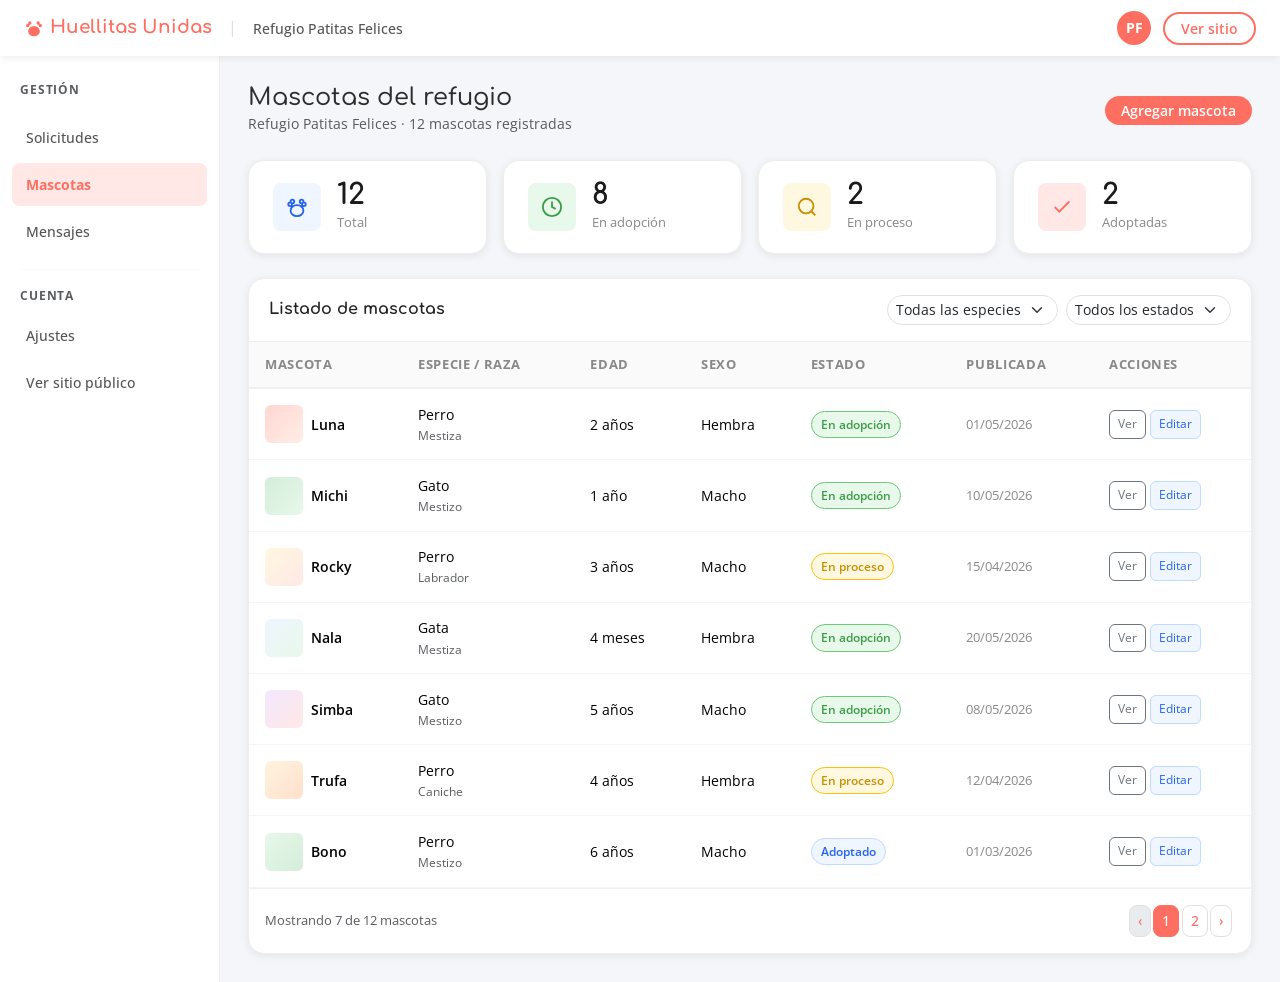
<file: desarrollo/secciones/panel-mascotas.html>
<!DOCTYPE html>
<html lang="es">
<head>
  <meta charset="UTF-8">
  <meta name="viewport" content="width=device-width, initial-scale=1.0">
  <meta name="description" content="Gestión de mascotas del refugio — Panel Huellitas Unidas.">
  <title>Mascotas — Panel del refugio · Huellitas Unidas</title>
  <link rel="icon" type="image/svg+xml" href="../assets/img/favicon.svg">
  <link rel="stylesheet" href="https://cdn.jsdelivr.net/npm/bootstrap@5.3.8/dist/css/bootstrap.min.css">
  <link rel="preconnect" href="https://fonts.googleapis.com">
  <link rel="preconnect" href="https://fonts.gstatic.com" crossorigin>
  <link href="https://fonts.googleapis.com/css2?family=Comfortaa:wght@400;600;700&family=Open+Sans:wght@400;500;600&display=swap" rel="stylesheet">
  <link rel="stylesheet" href="../assets/css/styles.css">
  <style>
    .mascota-estado-activa   { background:#E8F8EA; color:var(--color-secondary-dark); border:1px solid var(--color-secondary); }
    .mascota-estado-proceso  { background:#FFF8E1; color:var(--color-accent-dark); border:1px solid var(--color-accent); }
    .mascota-estado-adoptada { background:#EFF6FF; color:#2563EB; border:1px solid #BFDBFE; }
    .mascota-estado-pausa    { background:#F5F5F5; color:#777; border:1px solid #ddd; }
  </style>
</head>
<body style="background-color:#F4F6F9;padding-bottom:0">

  <!-- TOPBAR -->
  <header>
    <div class="panel-topbar" role="banner">
      <div class="d-flex align-items-center gap-3">
        <a href="../index.html" class="panel-brand" aria-label="Huellitas Unidas — Ir al sitio público">
          <svg viewBox="0 0 24 24" fill="currentColor" width="20" height="20" aria-hidden="true">
            <path d="M4.5 11a2 2 0 1 0 0-4 2 2 0 0 0 0 4zm15 0a2 2 0 1 0 0-4 2 2 0 0 0 0 4zM7 8a2 2 0 1 0 0-4 2 2 0 0 0 0 4zm10 0a2 2 0 1 0 0-4 2 2 0 0 0 0 4zM12 22c-4 0-7-2.7-7-6 0-1.8.9-3.4 2.3-4.5C7.9 10.8 9.3 10 12 10s4.1.8 4.7 1.5C18.1 12.6 19 14.2 19 16c0 3.3-3 6-7 6z"/>
          </svg>
          Huellitas Unidas
        </a>
        <span class="d-none d-sm-inline" style="color:#ddd" aria-hidden="true">|</span>
        <span class="refugio-name d-none d-sm-inline">Refugio Patitas Felices</span>
      </div>
      <div class="d-flex align-items-center gap-2">
        <div class="rounded-circle d-flex align-items-center justify-content-center fw-bold text-white"
             style="width:34px;height:34px;background:var(--color-primary);font-size:.85rem;flex-shrink:0"
             aria-label="Iniciales del refugio">PF</div>
        <a href="../index.html" class="btn btn-outline-coral btn-sm px-3 ms-1">Ver sitio</a>
      </div>
    </div>
  </header>

  <!-- NAV MOBILE -->
  <nav class="panel-mobile-nav" aria-label="Navegación del panel">
    <a href="panel.html" class="panel-nav-link px-3 py-2" style="font-size:.85rem">Solicitudes</a>
    <a href="panel-mascotas.html" class="panel-nav-link active px-3 py-2" style="font-size:.85rem" aria-current="page">Mascotas</a>
    <a href="panel-mensajes.html" class="panel-nav-link px-3 py-2" style="font-size:.85rem">Mensajes</a>
    <a href="panel-ajustes.html" class="panel-nav-link px-3 py-2" style="font-size:.85rem">Ajustes</a>
  </nav>

  <div class="panel-wrapper">

    <!-- SIDEBAR -->
    <nav class="panel-sidebar" aria-label="Menú del panel de administración">
      <p class="text-muted mb-3 px-2" style="font-size:.75rem;text-transform:uppercase;letter-spacing:.07em;font-weight:700">Gestión</p>
      <a href="panel.html" class="panel-nav-link">Solicitudes</a>
      <a href="panel-mascotas.html" class="panel-nav-link active" aria-current="page">Mascotas</a>
      <a href="panel-mensajes.html" class="panel-nav-link">Mensajes</a>
      <hr style="border-color:#eee;margin:1rem .5rem">
      <p class="text-muted mb-2 px-2" style="font-size:.75rem;text-transform:uppercase;letter-spacing:.07em;font-weight:700">Cuenta</p>
      <a href="panel-ajustes.html" class="panel-nav-link">Ajustes</a>
      <a href="../index.html" class="panel-nav-link">Ver sitio público</a>
    </nav>

    <!-- CONTENIDO -->
    <div class="panel-content">

      <div class="d-flex align-items-center justify-content-between mb-4 flex-wrap gap-2">
        <div>
          <h1 class="h4 mb-0" style="font-family:var(--font-heading)">Mascotas del refugio</h1>
          <p class="text-muted mb-0" style="font-size:.88rem">Refugio Patitas Felices · 12 mascotas registradas</p>
        </div>
        <button type="button" class="btn btn-coral btn-sm px-3" data-bs-toggle="modal" data-bs-target="#modal-agregar">
          Agregar mascota
        </button>
      </div>

      <!-- MÉTRICAS -->
      <div class="row g-3 mb-4" role="region" aria-label="Resumen de mascotas">
        <div class="col-6 col-lg-3">
          <div class="metric-card">
            <div class="metric-icon blue" aria-hidden="true">
              <svg width="22" height="22" viewBox="0 0 24 24" fill="none" stroke="currentColor" stroke-width="2" xmlns="http://www.w3.org/2000/svg"><path d="M4.5 11a2 2 0 1 0 0-4 2 2 0 0 0 0 4zm15 0a2 2 0 1 0 0-4 2 2 0 0 0 0 4zM7 8a2 2 0 1 0 0-4 2 2 0 0 0 0 4zm10 0a2 2 0 1 0 0-4 2 2 0 0 0 0 4zM12 22c-4 0-7-2.7-7-6 0-1.8.9-3.4 2.3-4.5C7.9 10.8 9.3 10 12 10s4.1.8 4.7 1.5C18.1 12.6 19 14.2 19 16c0 3.3-3 6-7 6z"/></svg>
            </div>
            <div><div class="metric-number">12</div><div class="metric-label">Total</div></div>
          </div>
        </div>
        <div class="col-6 col-lg-3">
          <div class="metric-card">
            <div class="metric-icon green" aria-hidden="true">
              <svg width="22" height="22" viewBox="0 0 24 24" fill="none" stroke="currentColor" stroke-width="2" xmlns="http://www.w3.org/2000/svg"><circle cx="12" cy="12" r="10"/><polyline points="12 6 12 12 16 14"/></svg>
            </div>
            <div><div class="metric-number">8</div><div class="metric-label">En adopción</div></div>
          </div>
        </div>
        <div class="col-6 col-lg-3">
          <div class="metric-card">
            <div class="metric-icon amber" aria-hidden="true">
              <svg width="22" height="22" viewBox="0 0 24 24" fill="none" stroke="currentColor" stroke-width="2" xmlns="http://www.w3.org/2000/svg"><circle cx="11" cy="11" r="8"/><line x1="21" y1="21" x2="16.65" y2="16.65"/></svg>
            </div>
            <div><div class="metric-number">2</div><div class="metric-label">En proceso</div></div>
          </div>
        </div>
        <div class="col-6 col-lg-3">
          <div class="metric-card">
            <div class="metric-icon coral" aria-hidden="true">
              <svg width="22" height="22" viewBox="0 0 24 24" fill="none" stroke="currentColor" stroke-width="2" xmlns="http://www.w3.org/2000/svg"><polyline points="20 6 9 17 4 12"/></svg>
            </div>
            <div><div class="metric-number">2</div><div class="metric-label">Adoptadas</div></div>
          </div>
        </div>
      </div>

      <!-- FILTROS Y TABLA -->
      <div class="panel-table-card">
        <div class="table-header">
          <h2 class="table-title">Listado de mascotas</h2>
          <div class="d-flex gap-2 flex-wrap align-items-center">
            <label for="filtro-especie-panel" class="visually-hidden">Especie</label>
            <select id="filtro-especie-panel" class="form-select form-select-sm" style="width:auto;border-radius:var(--radius-pill);font-size:.85rem" aria-label="Filtrar por especie">
              <option value="">Todas las especies</option>
              <option value="perro">Perros</option>
              <option value="gato">Gatos</option>
            </select>
            <label for="filtro-estado-panel" class="visually-hidden">Estado</label>
            <select id="filtro-estado-panel" class="form-select form-select-sm" style="width:auto;border-radius:var(--radius-pill);font-size:.85rem" aria-label="Filtrar por estado">
              <option value="">Todos los estados</option>
              <option value="activa">En adopción</option>
              <option value="proceso">En proceso</option>
              <option value="adoptada">Adoptadas</option>
            </select>
          </div>
        </div>

        <!-- Tabla desktop -->
        <div class="d-none d-md-block">
          <div class="table-responsive">
            <table class="table table-hover mb-0" aria-label="Listado de mascotas del refugio">
              <thead>
                <tr>
                  <th scope="col">Mascota</th>
                  <th scope="col">Especie / Raza</th>
                  <th scope="col">Edad</th>
                  <th scope="col">Sexo</th>
                  <th scope="col">Estado</th>
                  <th scope="col">Publicada</th>
                  <th scope="col">Acciones</th>
                </tr>
              </thead>
              <tbody>
                <tr>
                  <td>
                    <div class="d-flex align-items-center gap-2">
                      <div class="img-placeholder rounded" style="width:38px;height:38px;flex-shrink:0;background:linear-gradient(135deg,#FFD6D2,#FFEEE6)" aria-hidden="true"></div>
                      <span class="fw-semibold">Luna</span>
                    </div>
                  </td>
                  <td><div style="font-size:.9rem">Perro</div><div class="text-muted" style="font-size:.78rem">Mestiza</div></td>
                  <td style="font-size:.9rem">2 años</td>
                  <td style="font-size:.9rem">Hembra</td>
                  <td><span class="badge-estado mascota-estado-activa">En adopción</span></td>
                  <td style="font-size:.82rem;color:#888">01/05/2026</td>
                  <td>
                    <div class="d-flex gap-1">
                      <a href="ficha.html" class="btn btn-sm btn-outline-secondary" style="border-radius:6px;font-size:.78rem">Ver</a>
                      <button type="button" class="btn btn-sm" style="border-radius:6px;font-size:.78rem;background:#EFF6FF;color:#2563EB;border:1px solid #BFDBFE">Editar</button>
                    </div>
                  </td>
                </tr>
                <tr>
                  <td>
                    <div class="d-flex align-items-center gap-2">
                      <div class="img-placeholder rounded" style="width:38px;height:38px;flex-shrink:0;background:linear-gradient(135deg,#D4EDDA,#E8F8EA)" aria-hidden="true"></div>
                      <span class="fw-semibold">Michi</span>
                    </div>
                  </td>
                  <td><div style="font-size:.9rem">Gato</div><div class="text-muted" style="font-size:.78rem">Mestizo</div></td>
                  <td style="font-size:.9rem">1 año</td>
                  <td style="font-size:.9rem">Macho</td>
                  <td><span class="badge-estado mascota-estado-activa">En adopción</span></td>
                  <td style="font-size:.82rem;color:#888">10/05/2026</td>
                  <td>
                    <div class="d-flex gap-1">
                      <a href="ficha.html" class="btn btn-sm btn-outline-secondary" style="border-radius:6px;font-size:.78rem">Ver</a>
                      <button type="button" class="btn btn-sm" style="border-radius:6px;font-size:.78rem;background:#EFF6FF;color:#2563EB;border:1px solid #BFDBFE">Editar</button>
                    </div>
                  </td>
                </tr>
                <tr>
                  <td>
                    <div class="d-flex align-items-center gap-2">
                      <div class="img-placeholder rounded" style="width:38px;height:38px;flex-shrink:0;background:linear-gradient(135deg,#FFF8E1,#FFE8E6)" aria-hidden="true"></div>
                      <span class="fw-semibold">Rocky</span>
                    </div>
                  </td>
                  <td><div style="font-size:.9rem">Perro</div><div class="text-muted" style="font-size:.78rem">Labrador</div></td>
                  <td style="font-size:.9rem">3 años</td>
                  <td style="font-size:.9rem">Macho</td>
                  <td><span class="badge-estado mascota-estado-proceso">En proceso</span></td>
                  <td style="font-size:.82rem;color:#888">15/04/2026</td>
                  <td>
                    <div class="d-flex gap-1">
                      <a href="ficha.html" class="btn btn-sm btn-outline-secondary" style="border-radius:6px;font-size:.78rem">Ver</a>
                      <button type="button" class="btn btn-sm" style="border-radius:6px;font-size:.78rem;background:#EFF6FF;color:#2563EB;border:1px solid #BFDBFE">Editar</button>
                    </div>
                  </td>
                </tr>
                <tr>
                  <td>
                    <div class="d-flex align-items-center gap-2">
                      <div class="img-placeholder rounded" style="width:38px;height:38px;flex-shrink:0;background:linear-gradient(135deg,#EFF6FF,#E8F8EA)" aria-hidden="true"></div>
                      <span class="fw-semibold">Nala</span>
                    </div>
                  </td>
                  <td><div style="font-size:.9rem">Gata</div><div class="text-muted" style="font-size:.78rem">Mestiza</div></td>
                  <td style="font-size:.9rem">4 meses</td>
                  <td style="font-size:.9rem">Hembra</td>
                  <td><span class="badge-estado mascota-estado-activa">En adopción</span></td>
                  <td style="font-size:.82rem;color:#888">20/05/2026</td>
                  <td>
                    <div class="d-flex gap-1">
                      <a href="ficha.html" class="btn btn-sm btn-outline-secondary" style="border-radius:6px;font-size:.78rem">Ver</a>
                      <button type="button" class="btn btn-sm" style="border-radius:6px;font-size:.78rem;background:#EFF6FF;color:#2563EB;border:1px solid #BFDBFE">Editar</button>
                    </div>
                  </td>
                </tr>
                <tr>
                  <td>
                    <div class="d-flex align-items-center gap-2">
                      <div class="img-placeholder rounded" style="width:38px;height:38px;flex-shrink:0;background:linear-gradient(135deg,#F3E8FF,#FFE8E6)" aria-hidden="true"></div>
                      <span class="fw-semibold">Simba</span>
                    </div>
                  </td>
                  <td><div style="font-size:.9rem">Gato</div><div class="text-muted" style="font-size:.78rem">Mestizo</div></td>
                  <td style="font-size:.9rem">5 años</td>
                  <td style="font-size:.9rem">Macho</td>
                  <td><span class="badge-estado mascota-estado-activa">En adopción</span></td>
                  <td style="font-size:.82rem;color:#888">08/05/2026</td>
                  <td>
                    <div class="d-flex gap-1">
                      <a href="ficha.html" class="btn btn-sm btn-outline-secondary" style="border-radius:6px;font-size:.78rem">Ver</a>
                      <button type="button" class="btn btn-sm" style="border-radius:6px;font-size:.78rem;background:#EFF6FF;color:#2563EB;border:1px solid #BFDBFE">Editar</button>
                    </div>
                  </td>
                </tr>
                <tr>
                  <td>
                    <div class="d-flex align-items-center gap-2">
                      <div class="img-placeholder rounded" style="width:38px;height:38px;flex-shrink:0;background:linear-gradient(135deg,#FFF3E0,#FFE0CC)" aria-hidden="true"></div>
                      <span class="fw-semibold">Trufa</span>
                    </div>
                  </td>
                  <td><div style="font-size:.9rem">Perro</div><div class="text-muted" style="font-size:.78rem">Caniche</div></td>
                  <td style="font-size:.9rem">4 años</td>
                  <td style="font-size:.9rem">Hembra</td>
                  <td><span class="badge-estado mascota-estado-proceso">En proceso</span></td>
                  <td style="font-size:.82rem;color:#888">12/04/2026</td>
                  <td>
                    <div class="d-flex gap-1">
                      <a href="ficha.html" class="btn btn-sm btn-outline-secondary" style="border-radius:6px;font-size:.78rem">Ver</a>
                      <button type="button" class="btn btn-sm" style="border-radius:6px;font-size:.78rem;background:#EFF6FF;color:#2563EB;border:1px solid #BFDBFE">Editar</button>
                    </div>
                  </td>
                </tr>
                <tr>
                  <td>
                    <div class="d-flex align-items-center gap-2">
                      <div class="img-placeholder rounded" style="width:38px;height:38px;flex-shrink:0;background:linear-gradient(135deg,#E8F8EA,#D4EDDA)" aria-hidden="true"></div>
                      <span class="fw-semibold">Bono</span>
                    </div>
                  </td>
                  <td><div style="font-size:.9rem">Perro</div><div class="text-muted" style="font-size:.78rem">Mestizo</div></td>
                  <td style="font-size:.9rem">6 años</td>
                  <td style="font-size:.9rem">Macho</td>
                  <td><span class="badge-estado mascota-estado-adoptada">Adoptado</span></td>
                  <td style="font-size:.82rem;color:#888">01/03/2026</td>
                  <td>
                    <div class="d-flex gap-1">
                      <a href="ficha.html" class="btn btn-sm btn-outline-secondary" style="border-radius:6px;font-size:.78rem">Ver</a>
                      <button type="button" class="btn btn-sm" style="border-radius:6px;font-size:.78rem;background:#EFF6FF;color:#2563EB;border:1px solid #BFDBFE">Editar</button>
                    </div>
                  </td>
                </tr>
              </tbody>
            </table>
          </div>
        </div>

        <!-- Cards mobile -->
        <div class="d-md-none p-3">
          <div class="solicitud-card-mobile">
            <div class="sol-header"><span class="sol-nombre">Luna</span><span class="badge-estado mascota-estado-activa">En adopción</span></div>
            <p class="sol-mascota">Perro mestiza · 2 años · Hembra</p>
            <div class="d-flex gap-1"><a href="ficha.html" class="btn btn-sm btn-outline-secondary" style="border-radius:6px;font-size:.78rem">Ver</a><button type="button" class="btn btn-sm" style="border-radius:6px;font-size:.78rem;background:#EFF6FF;color:#2563EB;border:1px solid #BFDBFE">Editar</button></div>
          </div>
          <div class="solicitud-card-mobile">
            <div class="sol-header"><span class="sol-nombre">Michi</span><span class="badge-estado mascota-estado-activa">En adopción</span></div>
            <p class="sol-mascota">Gato mestizo · 1 año · Macho</p>
            <div class="d-flex gap-1"><a href="ficha.html" class="btn btn-sm btn-outline-secondary" style="border-radius:6px;font-size:.78rem">Ver</a><button type="button" class="btn btn-sm" style="border-radius:6px;font-size:.78rem;background:#EFF6FF;color:#2563EB;border:1px solid #BFDBFE">Editar</button></div>
          </div>
          <div class="solicitud-card-mobile">
            <div class="sol-header"><span class="sol-nombre">Rocky</span><span class="badge-estado mascota-estado-proceso">En proceso</span></div>
            <p class="sol-mascota">Perro Labrador · 3 años · Macho</p>
            <div class="d-flex gap-1"><a href="ficha.html" class="btn btn-sm btn-outline-secondary" style="border-radius:6px;font-size:.78rem">Ver</a><button type="button" class="btn btn-sm" style="border-radius:6px;font-size:.78rem;background:#EFF6FF;color:#2563EB;border:1px solid #BFDBFE">Editar</button></div>
          </div>
          <div class="solicitud-card-mobile">
            <div class="sol-header"><span class="sol-nombre">Bono</span><span class="badge-estado mascota-estado-adoptada">Adoptado</span></div>
            <p class="sol-mascota">Perro mestizo · 6 años · Macho</p>
            <div class="d-flex gap-1"><a href="ficha.html" class="btn btn-sm btn-outline-secondary" style="border-radius:6px;font-size:.78rem">Ver</a><button type="button" class="btn btn-sm" style="border-radius:6px;font-size:.78rem;background:#EFF6FF;color:#2563EB;border:1px solid #BFDBFE">Editar</button></div>
          </div>
        </div>

        <div class="d-flex align-items-center justify-content-between flex-wrap gap-2 p-3 border-top" style="border-color:#f0f0f0!important">
          <p class="text-muted mb-0" style="font-size:.82rem">Mostrando 7 de 12 mascotas</p>
          <nav aria-label="Paginación mascotas">
            <ul class="pagination pagination-sm mb-0">
              <li class="page-item disabled"><a class="page-link" href="#" tabindex="-1">‹</a></li>
              <li class="page-item active" aria-current="page"><a class="page-link" href="#">1</a></li>
              <li class="page-item"><a class="page-link" href="#">2</a></li>
              <li class="page-item"><a class="page-link" href="#">›</a></li>
            </ul>
          </nav>
        </div>
      </div>

    </div>
  </div>

  <!-- MODAL Agregar mascota -->
  <div class="modal fade" id="modal-agregar" tabindex="-1" aria-labelledby="modal-agregar-title" aria-hidden="true">
    <div class="modal-dialog modal-dialog-centered">
      <div class="modal-content" style="border-radius:var(--radius-lg);border:none">
        <div class="modal-header" style="border-bottom:1px solid #f0f0f0;padding:1.25rem 1.5rem">
          <h2 class="modal-title h5" id="modal-agregar-title" style="font-family:var(--font-heading)">Agregar nueva mascota</h2>
          <button type="button" class="btn-close" data-bs-dismiss="modal" aria-label="Cerrar"></button>
        </div>
        <div class="modal-body" style="padding:1.5rem">
          <p class="text-muted mb-3" style="font-size:.88rem">Completá los datos básicos. Podrás agregar más información luego.</p>
          <div class="mb-3">
            <label for="m-nombre" class="form-label-custom">Nombre</label>
            <input type="text" id="m-nombre" class="form-control form-control-custom" placeholder="Nombre de la mascota">
          </div>
          <div class="row g-3 mb-3">
            <div class="col-6">
              <label for="m-especie" class="form-label-custom">Especie</label>
              <select id="m-especie" class="form-select form-select-custom">
                <option value="">Seleccionar</option>
                <option>Perro</option>
                <option>Gato</option>
                <option>Otro</option>
              </select>
            </div>
            <div class="col-6">
              <label for="m-sexo" class="form-label-custom">Sexo</label>
              <select id="m-sexo" class="form-select form-select-custom">
                <option value="">Seleccionar</option>
                <option>Macho</option>
                <option>Hembra</option>
              </select>
            </div>
          </div>
          <div class="row g-3 mb-3">
            <div class="col-6">
              <label for="m-edad" class="form-label-custom">Edad</label>
              <input type="text" id="m-edad" class="form-control form-control-custom" placeholder="Ej: 2 años">
            </div>
            <div class="col-6">
              <label for="m-tamano" class="form-label-custom">Tamaño</label>
              <select id="m-tamano" class="form-select form-select-custom">
                <option value="">Seleccionar</option>
                <option>Pequeño</option>
                <option>Mediano</option>
                <option>Grande</option>
              </select>
            </div>
          </div>
        </div>
        <div class="modal-footer" style="border-top:1px solid #f0f0f0;padding:1rem 1.5rem;gap:.5rem">
          <button type="button" class="btn btn-outline-coral px-4" data-bs-dismiss="modal">Cancelar</button>
          <button type="button" class="btn btn-coral px-4" data-bs-dismiss="modal">Guardar mascota</button>
        </div>
      </div>
    </div>
  </div>

  <script src="https://cdn.jsdelivr.net/npm/bootstrap@5.3.8/dist/js/bootstrap.bundle.min.js"></script>
  <script src="../assets/js/main.js"></script>
</body>
</html>
</file>
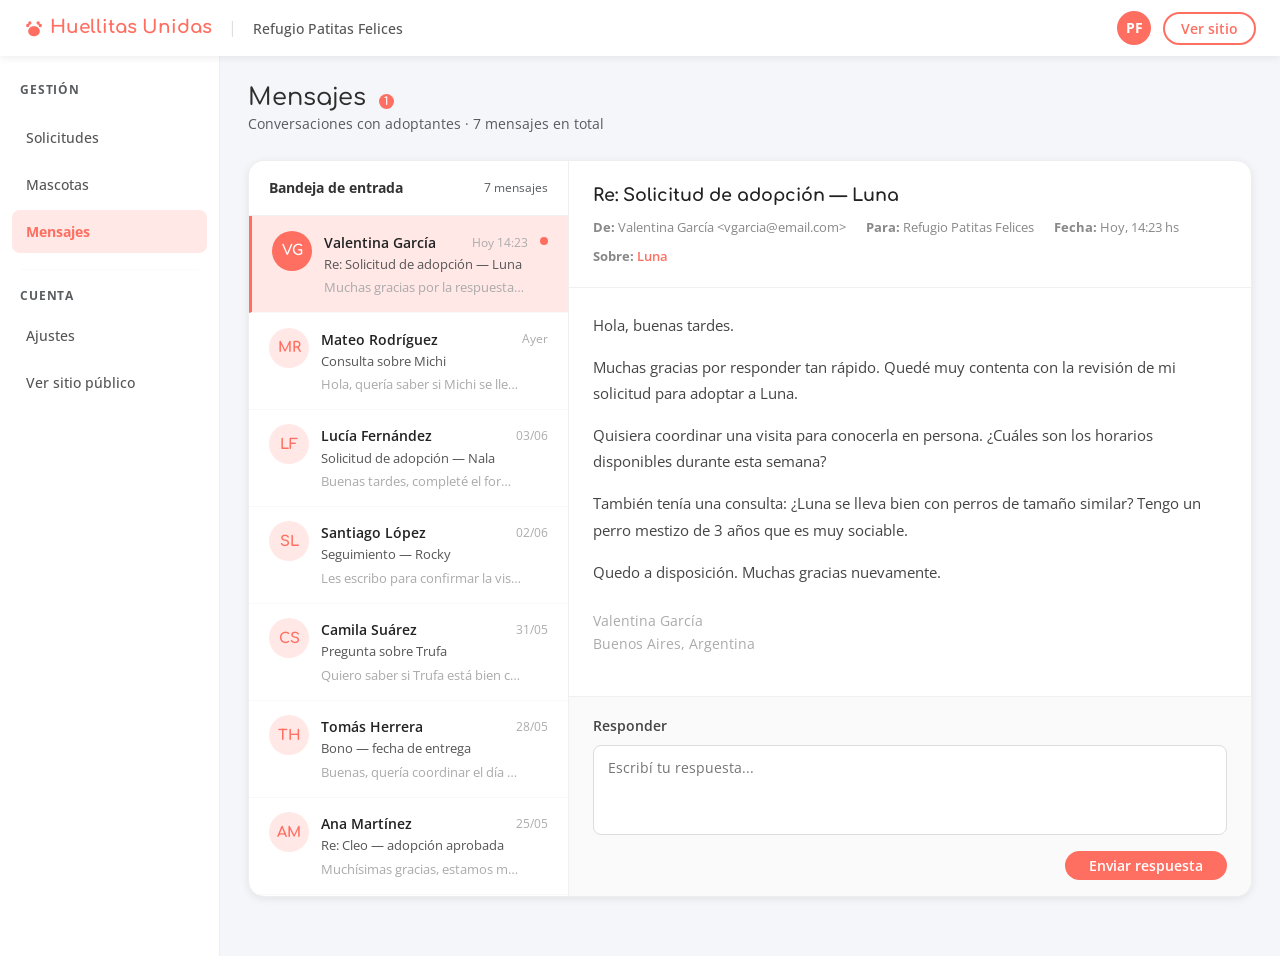
<file: desarrollo/secciones/panel-mensajes.html>
<!DOCTYPE html>
<html lang="es">
<head>
  <meta charset="UTF-8">
  <meta name="viewport" content="width=device-width, initial-scale=1.0">
  <meta name="description" content="Mensajes del refugio — Panel Huellitas Unidas.">
  <title>Mensajes — Panel del refugio · Huellitas Unidas</title>
  <link rel="icon" type="image/svg+xml" href="../assets/img/favicon.svg">
  <link rel="stylesheet" href="https://cdn.jsdelivr.net/npm/bootstrap@5.3.8/dist/css/bootstrap.min.css">
  <link rel="preconnect" href="https://fonts.googleapis.com">
  <link rel="preconnect" href="https://fonts.gstatic.com" crossorigin>
  <link href="https://fonts.googleapis.com/css2?family=Comfortaa:wght@400;600;700&family=Open+Sans:wght@400;500;600&display=swap" rel="stylesheet">
  <link rel="stylesheet" href="../assets/css/styles.css">
  <style>
    /* Layout bandeja de mensajes */
    .mensajes-layout {
      display: grid;
      grid-template-columns: 320px 1fr;
      gap: 0;
      background: #fff;
      border-radius: var(--radius-lg);
      border: 1px solid #eee;
      box-shadow: var(--shadow-sm);
      overflow: hidden;
      min-height: 520px;
    }
    @media (max-width: 991.98px) {
      .mensajes-layout { grid-template-columns: 1fr; }
      .mensaje-preview { display: none; }
      .mensajes-layout.show-preview .mensaje-lista { display: none; }
      .mensajes-layout.show-preview .mensaje-preview { display: flex; }
    }

    /* Lista de conversaciones */
    .mensaje-lista {
      border-right: 1px solid #f0f0f0;
      overflow-y: auto;
    }
    .mensaje-lista-header {
      padding: 1rem 1.25rem;
      border-bottom: 1px solid #f0f0f0;
      display: flex;
      align-items: center;
      justify-content: space-between;
      background: #fff;
      position: sticky;
      top: 0;
      z-index: 1;
    }
    .mensaje-item {
      padding: .9rem 1.25rem;
      border-bottom: 1px solid #f8f8f8;
      cursor: pointer;
      transition: background-color .15s;
      display: flex;
      gap: .75rem;
      align-items: flex-start;
      text-decoration: none;
      color: inherit;
    }
    .mensaje-item:hover { background-color: #FAFAFA; }
    .mensaje-item.activo { background-color: var(--color-primary-light); }
    .mensaje-item.no-leido { border-left: 3px solid var(--color-primary); }

    .mensaje-avatar {
      width: 40px;
      height: 40px;
      border-radius: 50%;
      background: var(--color-primary-light);
      color: var(--color-primary);
      font-weight: 700;
      font-size: .9rem;
      display: flex;
      align-items: center;
      justify-content: center;
      flex-shrink: 0;
      font-family: var(--font-heading);
    }
    .mensaje-item.activo .mensaje-avatar { background: var(--color-primary); color: #fff; }

    .mensaje-remitente {
      font-weight: 600;
      font-size: .9rem;
      color: #222;
      display: flex;
      align-items: center;
      justify-content: space-between;
    }
    .mensaje-fecha { font-size: .75rem; color: #aaa; font-weight: 400; }
    .mensaje-asunto { font-size: .83rem; color: #555; margin-bottom: .15rem; white-space: nowrap; overflow: hidden; text-overflow: ellipsis; max-width: 200px; }
    .mensaje-preview-text { font-size: .8rem; color: #aaa; white-space: nowrap; overflow: hidden; text-overflow: ellipsis; max-width: 200px; }
    .mensaje-unread-dot { width: 8px; height: 8px; background: var(--color-primary); border-radius: 50%; flex-shrink: 0; margin-top: 6px; }

    /* Panel de lectura */
    .mensaje-preview {
      display: flex;
      flex-direction: column;
    }
    .preview-header {
      padding: 1.25rem 1.5rem;
      border-bottom: 1px solid #f0f0f0;
    }
    .preview-asunto {
      font-family: var(--font-heading);
      font-size: 1.1rem;
      font-weight: 700;
      color: #222;
      margin-bottom: .5rem;
    }
    .preview-meta {
      font-size: .83rem;
      color: #888;
      display: flex;
      flex-wrap: wrap;
      gap: .5rem 1.25rem;
    }
    .preview-body {
      padding: 1.5rem;
      flex: 1;
      overflow-y: auto;
      font-size: .93rem;
      color: #444;
      line-height: 1.75;
    }
    .preview-reply {
      padding: 1rem 1.5rem;
      border-top: 1px solid #f0f0f0;
      background: #FAFAFA;
    }
    .preview-reply textarea {
      width: 100%;
      border: 1.5px solid #ddd;
      border-radius: var(--radius-md);
      padding: .6rem .85rem;
      font-size: .9rem;
      font-family: var(--font-body);
      resize: none;
      outline: none;
      transition: border-color .2s;
    }
    .preview-reply textarea:focus { border-color: var(--color-primary); box-shadow: 0 0 0 .15rem rgba(255,111,97,.15); }

    .badge-no-leido {
      background: var(--color-primary);
      color: #fff;
      border-radius: var(--radius-pill);
      font-size: .7rem;
      padding: .1em .5em;
      font-weight: 700;
      margin-left: .35rem;
    }
  </style>
</head>
<body style="background-color:#F4F6F9;padding-bottom:0">

  <!-- TOPBAR -->
  <header>
    <div class="panel-topbar" role="banner">
      <div class="d-flex align-items-center gap-3">
        <a href="../index.html" class="panel-brand" aria-label="Huellitas Unidas — Ir al sitio público">
          <svg viewBox="0 0 24 24" fill="currentColor" width="20" height="20" aria-hidden="true">
            <path d="M4.5 11a2 2 0 1 0 0-4 2 2 0 0 0 0 4zm15 0a2 2 0 1 0 0-4 2 2 0 0 0 0 4zM7 8a2 2 0 1 0 0-4 2 2 0 0 0 0 4zm10 0a2 2 0 1 0 0-4 2 2 0 0 0 0 4zM12 22c-4 0-7-2.7-7-6 0-1.8.9-3.4 2.3-4.5C7.9 10.8 9.3 10 12 10s4.1.8 4.7 1.5C18.1 12.6 19 14.2 19 16c0 3.3-3 6-7 6z"/>
          </svg>
          Huellitas Unidas
        </a>
        <span class="d-none d-sm-inline" style="color:#ddd" aria-hidden="true">|</span>
        <span class="refugio-name d-none d-sm-inline">Refugio Patitas Felices</span>
      </div>
      <div class="d-flex align-items-center gap-2">
        <div class="rounded-circle d-flex align-items-center justify-content-center fw-bold text-white"
             style="width:34px;height:34px;background:var(--color-primary);font-size:.85rem;flex-shrink:0"
             aria-label="Iniciales del refugio">PF</div>
        <a href="../index.html" class="btn btn-outline-coral btn-sm px-3 ms-1">Ver sitio</a>
      </div>
    </div>
  </header>

  <!-- NAV MOBILE -->
  <nav class="panel-mobile-nav" aria-label="Navegación del panel">
    <a href="panel.html" class="panel-nav-link px-3 py-2" style="font-size:.85rem">Solicitudes</a>
    <a href="panel-mascotas.html" class="panel-nav-link px-3 py-2" style="font-size:.85rem">Mascotas</a>
    <a href="panel-mensajes.html" class="panel-nav-link active px-3 py-2" style="font-size:.85rem" aria-current="page">Mensajes</a>
    <a href="panel-ajustes.html" class="panel-nav-link px-3 py-2" style="font-size:.85rem">Ajustes</a>
  </nav>

  <div class="panel-wrapper">

    <!-- SIDEBAR -->
    <nav class="panel-sidebar" aria-label="Menú del panel de administración">
      <p class="text-muted mb-3 px-2" style="font-size:.75rem;text-transform:uppercase;letter-spacing:.07em;font-weight:700">Gestión</p>
      <a href="panel.html" class="panel-nav-link">Solicitudes</a>
      <a href="panel-mascotas.html" class="panel-nav-link">Mascotas</a>
      <a href="panel-mensajes.html" class="panel-nav-link active" aria-current="page">Mensajes</a>
      <hr style="border-color:#eee;margin:1rem .5rem">
      <p class="text-muted mb-2 px-2" style="font-size:.75rem;text-transform:uppercase;letter-spacing:.07em;font-weight:700">Cuenta</p>
      <a href="panel-ajustes.html" class="panel-nav-link">Ajustes</a>
      <a href="../index.html" class="panel-nav-link">Ver sitio público</a>
    </nav>

    <!-- CONTENIDO -->
    <div class="panel-content">

      <div class="d-flex align-items-center justify-content-between mb-4 flex-wrap gap-2">
        <div>
          <h1 class="h4 mb-0" style="font-family:var(--font-heading)">
            Mensajes
            <span class="badge-no-leido" aria-label="1 mensaje no leído">1</span>
          </h1>
          <p class="text-muted mb-0" style="font-size:.88rem">Conversaciones con adoptantes · 7 mensajes en total</p>
        </div>
      </div>

      <!-- BANDEJA -->
      <div class="mensajes-layout" id="mensajes-layout" role="region" aria-label="Bandeja de mensajes">

        <!-- Lista de conversaciones -->
        <div class="mensaje-lista" role="list" aria-label="Lista de conversaciones">

          <div class="mensaje-lista-header">
            <span style="font-weight:700;font-size:.88rem;color:#333">Bandeja de entrada</span>
            <span class="text-muted" style="font-size:.78rem">7 mensajes</span>
          </div>

          <!-- Mensaje 1 (no leído, activo) -->
          <a href="#" class="mensaje-item no-leido activo" role="listitem" id="msg-1"
             aria-label="Mensaje no leído de Valentina García sobre Luna" onclick="selectMessage(1, event)">
            <div class="mensaje-avatar" aria-hidden="true">VG</div>
            <div style="flex:1;min-width:0">
              <div class="mensaje-remitente">
                Valentina García
                <span class="mensaje-fecha">Hoy 14:23</span>
              </div>
              <div class="mensaje-asunto">Re: Solicitud de adopción — Luna</div>
              <div class="mensaje-preview-text">Muchas gracias por la respuesta, quisiera coordinar...</div>
            </div>
            <div class="mensaje-unread-dot" aria-hidden="true"></div>
          </a>

          <!-- Mensaje 2 -->
          <a href="#" class="mensaje-item" role="listitem" id="msg-2"
             aria-label="Mensaje de Mateo Rodríguez sobre Michi" onclick="selectMessage(2, event)">
            <div class="mensaje-avatar" aria-hidden="true">MR</div>
            <div style="flex:1;min-width:0">
              <div class="mensaje-remitente">
                Mateo Rodríguez
                <span class="mensaje-fecha">Ayer</span>
              </div>
              <div class="mensaje-asunto">Consulta sobre Michi</div>
              <div class="mensaje-preview-text">Hola, quería saber si Michi se lleva bien con...</div>
            </div>
          </a>

          <!-- Mensaje 3 -->
          <a href="#" class="mensaje-item" role="listitem" id="msg-3"
             aria-label="Mensaje de Lucía Fernández sobre Nala" onclick="selectMessage(3, event)">
            <div class="mensaje-avatar" aria-hidden="true">LF</div>
            <div style="flex:1;min-width:0">
              <div class="mensaje-remitente">
                Lucía Fernández
                <span class="mensaje-fecha">03/06</span>
              </div>
              <div class="mensaje-asunto">Solicitud de adopción — Nala</div>
              <div class="mensaje-preview-text">Buenas tardes, completé el formulario de adopción...</div>
            </div>
          </a>

          <!-- Mensaje 4 -->
          <a href="#" class="mensaje-item" role="listitem" id="msg-4"
             aria-label="Mensaje de Santiago López sobre Rocky" onclick="selectMessage(4, event)">
            <div class="mensaje-avatar" aria-hidden="true">SL</div>
            <div style="flex:1;min-width:0">
              <div class="mensaje-remitente">
                Santiago López
                <span class="mensaje-fecha">02/06</span>
              </div>
              <div class="mensaje-asunto">Seguimiento — Rocky</div>
              <div class="mensaje-preview-text">Les escribo para confirmar la visita del próximo...</div>
            </div>
          </a>

          <!-- Mensaje 5 -->
          <a href="#" class="mensaje-item" role="listitem" id="msg-5"
             aria-label="Mensaje de Camila Suárez sobre Trufa" onclick="selectMessage(5, event)">
            <div class="mensaje-avatar" aria-hidden="true">CS</div>
            <div style="flex:1;min-width:0">
              <div class="mensaje-remitente">
                Camila Suárez
                <span class="mensaje-fecha">31/05</span>
              </div>
              <div class="mensaje-asunto">Pregunta sobre Trufa</div>
              <div class="mensaje-preview-text">Quiero saber si Trufa está bien con departamentos...</div>
            </div>
          </a>

          <!-- Mensaje 6 -->
          <a href="#" class="mensaje-item" role="listitem" id="msg-6"
             aria-label="Mensaje de Tomás Herrera sobre Bono" onclick="selectMessage(6, event)">
            <div class="mensaje-avatar" aria-hidden="true">TH</div>
            <div style="flex:1;min-width:0">
              <div class="mensaje-remitente">
                Tomás Herrera
                <span class="mensaje-fecha">28/05</span>
              </div>
              <div class="mensaje-asunto">Bono — fecha de entrega</div>
              <div class="mensaje-preview-text">Buenas, quería coordinar el día de la entrega de...</div>
            </div>
          </a>

          <!-- Mensaje 7 -->
          <a href="#" class="mensaje-item" role="listitem" id="msg-7"
             aria-label="Mensaje de Ana Martínez sobre Cleo" onclick="selectMessage(7, event)">
            <div class="mensaje-avatar" aria-hidden="true">AM</div>
            <div style="flex:1;min-width:0">
              <div class="mensaje-remitente">
                Ana Martínez
                <span class="mensaje-fecha">25/05</span>
              </div>
              <div class="mensaje-asunto">Re: Cleo — adopción aprobada</div>
              <div class="mensaje-preview-text">Muchísimas gracias, estamos muy emocionados...</div>
            </div>
          </a>

        </div>
        <!-- /mensaje-lista -->

        <!-- Panel de lectura -->
        <div class="mensaje-preview" id="mensaje-preview-panel" role="region" aria-label="Contenido del mensaje seleccionado" aria-live="polite">

          <div class="preview-header">
            <p class="preview-asunto" id="preview-asunto">Re: Solicitud de adopción — Luna</p>
            <div class="preview-meta">
              <span><strong>De:</strong> Valentina García &lt;vgarcia@email.com&gt;</span>
              <span><strong>Para:</strong> Refugio Patitas Felices</span>
              <span><strong>Fecha:</strong> Hoy, 14:23 hs</span>
              <span><strong>Sobre:</strong> <a href="ficha.html" style="color:var(--color-primary);font-weight:600">Luna</a></span>
            </div>
          </div>

          <div class="preview-body" id="preview-body">
            <p>Hola, buenas tardes.</p>
            <p>Muchas gracias por responder tan rápido. Quedé muy contenta con la revisión de mi solicitud para adoptar a Luna.</p>
            <p>Quisiera coordinar una visita para conocerla en persona. ¿Cuáles son los horarios disponibles durante esta semana?</p>
            <p>También tenía una consulta: ¿Luna se lleva bien con perros de tamaño similar? Tengo un perro mestizo de 3 años que es muy sociable.</p>
            <p>Quedo a disposición. Muchas gracias nuevamente.</p>
            <p style="margin-top:1.5rem;color:#aaa;font-size:.85rem">Valentina García<br>Buenos Aires, Argentina</p>
          </div>

          <div class="preview-reply">
            <label for="reply-textarea" class="form-label-custom mb-2">Responder</label>
            <textarea id="reply-textarea" rows="3" placeholder="Escribí tu respuesta..." aria-label="Escribir respuesta"></textarea>
            <div class="d-flex justify-content-end mt-2">
              <button type="button" class="btn btn-coral btn-sm px-4">Enviar respuesta</button>
            </div>
          </div>

        </div>
        <!-- /mensaje-preview -->

      </div>
      <!-- /mensajes-layout -->

    </div>
  </div>

  <script src="https://cdn.jsdelivr.net/npm/bootstrap@5.3.8/dist/js/bootstrap.bundle.min.js"></script>
  <script src="../assets/js/main.js"></script>
  <script>
    'use strict';

    /* Datos estáticos de mensajes */
    const mensajes = {
      1: {
        asunto: 'Re: Solicitud de adopción — Luna',
        de: 'Valentina García &lt;vgarcia@email.com&gt;',
        fecha: 'Hoy, 14:23 hs',
        sobre: 'Luna',
        body: '<p>Hola, buenas tardes.</p><p>Muchas gracias por responder tan rápido. Quedé muy contenta con la revisión de mi solicitud para adoptar a Luna.</p><p>Quisiera coordinar una visita para conocerla en persona. ¿Cuáles son los horarios disponibles durante esta semana?</p><p>También tenía una consulta: ¿Luna se lleva bien con perros de tamaño similar? Tengo un perro mestizo de 3 años que es muy sociable.</p><p>Quedo a disposición. Muchas gracias nuevamente.</p><p style="margin-top:1.5rem;color:#aaa;font-size:.85rem">Valentina García<br>Buenos Aires, Argentina</p>'
      },
      2: {
        asunto: 'Consulta sobre Michi',
        de: 'Mateo Rodríguez &lt;mrodriguez@email.com&gt;',
        fecha: 'Ayer, 10:45 hs',
        sobre: 'Michi',
        body: '<p>Hola, buen día.</p><p>Quería saber si Michi se lleva bien con niños pequeños. Tengo dos hijos de 4 y 7 años y me preocupa que el gato se estrese.</p><p>También pregunto si tiene alguna dieta especial o si come alimento balanceado estándar.</p><p>Gracias de antemano por la información.</p><p style="margin-top:1.5rem;color:#aaa;font-size:.85rem">Mateo Rodríguez</p>'
      },
      3: {
        asunto: 'Solicitud de adopción — Nala',
        de: 'Lucía Fernández &lt;lfernandez@email.com&gt;',
        fecha: '03/06/2026, 18:30 hs',
        sobre: 'Nala',
        body: '<p>Buenas tardes.</p><p>Completé el formulario de adopción para Nala. Me encantaría poder adoptarla para mi familia.</p><p>Vivimos en una casa con patio y ya tenemos experiencia con gatos. Actualmente tenemos una gata adulta muy tranquila.</p><p>Quedamos a la espera de su respuesta. Muchas gracias.</p><p style="margin-top:1.5rem;color:#aaa;font-size:.85rem">Lucía Fernández</p>'
      },
      4: {
        asunto: 'Seguimiento — Rocky',
        de: 'Santiago López &lt;slopez@email.com&gt;',
        fecha: '02/06/2026, 09:15 hs',
        sobre: 'Rocky',
        body: '<p>Buen día.</p><p>Les escribo para confirmar la visita del próximo sábado. ¿Siguen disponibles las 10:00 hs?</p><p>También quería preguntar si debo llevar algo para el día de la visita.</p><p>Muchas gracias y hasta el sábado.</p><p style="margin-top:1.5rem;color:#aaa;font-size:.85rem">Santiago López</p>'
      },
      5: {
        asunto: 'Pregunta sobre Trufa',
        de: 'Camila Suárez &lt;csuarez@email.com&gt;',
        fecha: '31/05/2026, 20:00 hs',
        sobre: 'Trufa',
        body: '<p>Hola, buenas noches.</p><p>Quiero saber si Trufa está bien adaptada a vivir en departamentos. Vivo en un 3° piso con balcón y me preocupa que no tenga suficiente espacio.</p><p>Trabajo desde casa así que estaría con ella la mayor parte del día.</p><p>Gracias.</p><p style="margin-top:1.5rem;color:#aaa;font-size:.85rem">Camila Suárez</p>'
      },
      6: {
        asunto: 'Bono — fecha de entrega',
        de: 'Tomás Herrera &lt;therrera@email.com&gt;',
        fecha: '28/05/2026, 11:30 hs',
        sobre: 'Bono',
        body: '<p>Buenas tardes.</p><p>Quería coordinar el día de la entrega de Bono. Me dijeron que podría ser la semana que viene.</p><p>¿Tienen disponibilidad el martes 10 de junio a la tarde?</p><p>Muchas gracias por todo el proceso.</p><p style="margin-top:1.5rem;color:#aaa;font-size:.85rem">Tomás Herrera</p>'
      },
      7: {
        asunto: 'Re: Cleo — adopción aprobada',
        de: 'Ana Martínez &lt;amartinez@email.com&gt;',
        fecha: '25/05/2026, 16:00 hs',
        sobre: 'Cleo',
        body: '<p>¡Muchísimas gracias!</p><p>Estamos muy emocionados con la noticia. Toda la familia está lista para recibir a Cleo.</p><p>Confirmo que el sábado a las 11:00 hs estamos en el refugio.</p><p>Gracias por todo su trabajo y dedicación.</p><p style="margin-top:1.5rem;color:#aaa;font-size:.85rem">Ana Martínez</p>'
      }
    };

    function selectMessage(id, e) {
      if (e) e.preventDefault();

      /* Quitar activo de todos */
      document.querySelectorAll('.mensaje-item').forEach(i => i.classList.remove('activo'));
      /* Poner activo al seleccionado */
      const el = document.getElementById('msg-' + id);
      if (el) {
        el.classList.add('activo');
        /* Quitar indicador de no leído */
        el.classList.remove('no-leido');
        const dot = el.querySelector('.mensaje-unread-dot');
        if (dot) dot.remove();
      }

      const msg = mensajes[id];
      if (!msg) return;

      document.getElementById('preview-asunto').textContent = msg.asunto;
      document.getElementById('preview-body').innerHTML = msg.body;
      document.getElementById('reply-textarea').value = '';

      /* Mobile: mostrar panel de lectura */
      document.getElementById('mensajes-layout').classList.add('show-preview');
    }
  </script>
</body>
</html>
</file>
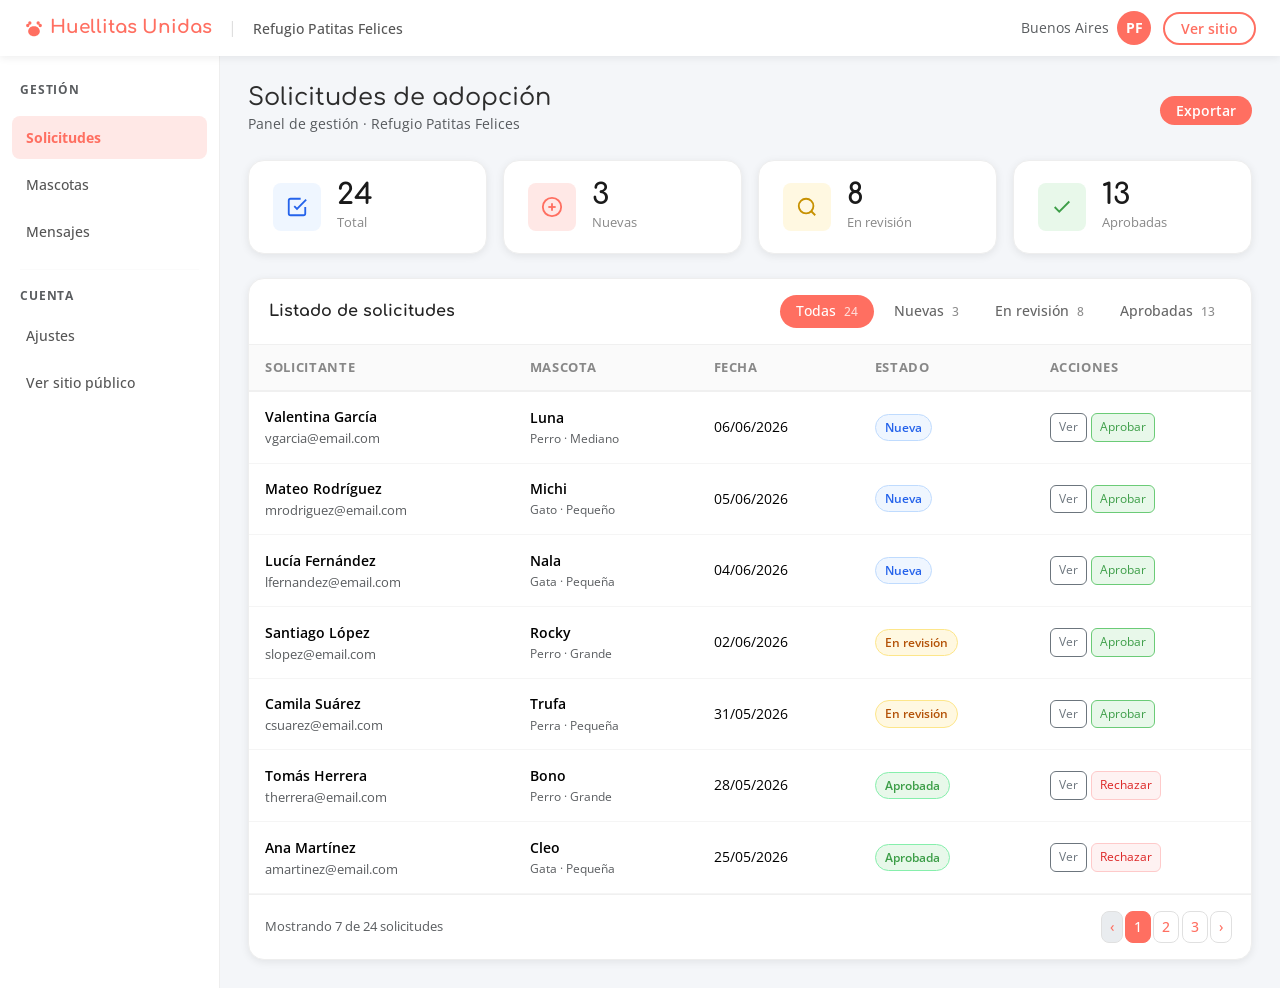
<file: desarrollo/secciones/panel.html>
<!DOCTYPE html>
<html lang="es">
<head>
  <meta charset="UTF-8">
  <meta name="viewport" content="width=device-width, initial-scale=1.0">
  <meta name="description" content="Panel de administración del refugio — Huellitas Unidas. Gestioná las solicitudes de adopción.">
  <title>Solicitudes — Panel del refugio · Huellitas Unidas</title>
  <link rel="icon" type="image/svg+xml" href="../assets/img/favicon.svg">
  <link rel="stylesheet" href="https://cdn.jsdelivr.net/npm/bootstrap@5.3.8/dist/css/bootstrap.min.css">
  <link rel="preconnect" href="https://fonts.googleapis.com">
  <link rel="preconnect" href="https://fonts.gstatic.com" crossorigin>
  <link href="https://fonts.googleapis.com/css2?family=Comfortaa:wght@400;600;700&family=Open+Sans:wght@400;500;600&display=swap" rel="stylesheet">
  <link rel="stylesheet" href="../assets/css/styles.css">
</head>
<body style="background-color:#F4F6F9;padding-bottom:0">

  <!-- TOPBAR -->
  <header>
    <div class="panel-topbar" role="banner">
      <div class="d-flex align-items-center gap-3">
        <a href="../index.html" class="panel-brand" aria-label="Huellitas Unidas — Ir al sitio público">
          <svg viewBox="0 0 24 24" fill="currentColor" width="20" height="20" aria-hidden="true">
            <path d="M4.5 11a2 2 0 1 0 0-4 2 2 0 0 0 0 4zm15 0a2 2 0 1 0 0-4 2 2 0 0 0 0 4zM7 8a2 2 0 1 0 0-4 2 2 0 0 0 0 4zm10 0a2 2 0 1 0 0-4 2 2 0 0 0 0 4zM12 22c-4 0-7-2.7-7-6 0-1.8.9-3.4 2.3-4.5C7.9 10.8 9.3 10 12 10s4.1.8 4.7 1.5C18.1 12.6 19 14.2 19 16c0 3.3-3 6-7 6z"/>
          </svg>
          Huellitas Unidas
        </a>
        <span class="d-none d-sm-inline" style="color:#ddd" aria-hidden="true">|</span>
        <span class="refugio-name d-none d-sm-inline">Refugio Patitas Felices</span>
      </div>
      <div class="d-flex align-items-center gap-2">
        <span class="d-none d-md-inline text-muted" style="font-size:.85rem">Buenos Aires</span>
        <div class="rounded-circle d-flex align-items-center justify-content-center fw-bold text-white"
             style="width:34px;height:34px;background:var(--color-primary);font-size:.85rem;flex-shrink:0"
             aria-label="Iniciales del refugio: Patitas Felices">PF</div>
        <a href="../index.html" class="btn btn-outline-coral btn-sm px-3 ms-1">Ver sitio</a>
      </div>
    </div>
  </header>

  <!-- NAV MOBILE -->
  <nav class="panel-mobile-nav" aria-label="Navegación del panel">
    <a href="panel.html" class="panel-nav-link active px-3 py-2" style="font-size:.85rem" aria-current="page">Solicitudes</a>
    <a href="panel-mascotas.html" class="panel-nav-link px-3 py-2" style="font-size:.85rem">Mascotas</a>
    <a href="panel-mensajes.html" class="panel-nav-link px-3 py-2" style="font-size:.85rem">Mensajes</a>
    <a href="panel-ajustes.html" class="panel-nav-link px-3 py-2" style="font-size:.85rem">Ajustes</a>
  </nav>

  <div class="panel-wrapper">

    <!-- SIDEBAR -->
    <nav class="panel-sidebar" aria-label="Menú del panel de administración">
      <p class="text-muted mb-3 px-2" style="font-size:.75rem;text-transform:uppercase;letter-spacing:.07em;font-weight:700">Gestión</p>
      <a href="panel.html" class="panel-nav-link active" aria-current="page">Solicitudes</a>
      <a href="panel-mascotas.html" class="panel-nav-link">Mascotas</a>
      <a href="panel-mensajes.html" class="panel-nav-link">Mensajes</a>
      <hr style="border-color:#eee;margin:1rem .5rem">
      <p class="text-muted mb-2 px-2" style="font-size:.75rem;text-transform:uppercase;letter-spacing:.07em;font-weight:700">Cuenta</p>
      <a href="panel-ajustes.html" class="panel-nav-link">Ajustes</a>
      <a href="../index.html" class="panel-nav-link">Ver sitio público</a>
    </nav>

    <!-- CONTENIDO -->
    <div class="panel-content">

      <div class="d-flex align-items-center justify-content-between mb-4 flex-wrap gap-2">
        <div>
          <h1 class="h4 mb-0" style="font-family:var(--font-heading)">Solicitudes de adopción</h1>
          <p class="text-muted mb-0" style="font-size:.88rem">Panel de gestión · Refugio Patitas Felices</p>
        </div>
        <button type="button" class="btn btn-coral btn-sm px-3">Exportar</button>
      </div>

      <!-- MÉTRICAS -->
      <div class="row g-3 mb-4" role="region" aria-label="Resumen de solicitudes">
        <div class="col-6 col-lg-3">
          <div class="metric-card">
            <div class="metric-icon blue" aria-hidden="true">
              <svg width="22" height="22" viewBox="0 0 24 24" fill="none" stroke="currentColor" stroke-width="2" xmlns="http://www.w3.org/2000/svg"><path d="M9 11l3 3L22 4"/><path d="M21 12v7a2 2 0 0 1-2 2H5a2 2 0 0 1-2-2V5a2 2 0 0 1 2-2h11"/></svg>
            </div>
            <div><div class="metric-number">24</div><div class="metric-label">Total</div></div>
          </div>
        </div>
        <div class="col-6 col-lg-3">
          <div class="metric-card">
            <div class="metric-icon coral" aria-hidden="true">
              <svg width="22" height="22" viewBox="0 0 24 24" fill="none" stroke="currentColor" stroke-width="2" xmlns="http://www.w3.org/2000/svg"><circle cx="12" cy="12" r="10"/><line x1="12" y1="8" x2="12" y2="16"/><line x1="8" y1="12" x2="16" y2="12"/></svg>
            </div>
            <div><div class="metric-number">3</div><div class="metric-label">Nuevas</div></div>
          </div>
        </div>
        <div class="col-6 col-lg-3">
          <div class="metric-card">
            <div class="metric-icon amber" aria-hidden="true">
              <svg width="22" height="22" viewBox="0 0 24 24" fill="none" stroke="currentColor" stroke-width="2" xmlns="http://www.w3.org/2000/svg"><circle cx="11" cy="11" r="8"/><line x1="21" y1="21" x2="16.65" y2="16.65"/></svg>
            </div>
            <div><div class="metric-number">8</div><div class="metric-label">En revisión</div></div>
          </div>
        </div>
        <div class="col-6 col-lg-3">
          <div class="metric-card">
            <div class="metric-icon green" aria-hidden="true">
              <svg width="22" height="22" viewBox="0 0 24 24" fill="none" stroke="currentColor" stroke-width="2" xmlns="http://www.w3.org/2000/svg"><polyline points="20 6 9 17 4 12"/></svg>
            </div>
            <div><div class="metric-number">13</div><div class="metric-label">Aprobadas</div></div>
          </div>
        </div>
      </div>

      <!-- TABLA -->
      <div class="panel-table-card">
        <div class="table-header">
          <h2 class="table-title">Listado de solicitudes</h2>
          <nav aria-label="Filtrar solicitudes por estado">
            <ul class="nav panel-pills flex-wrap gap-1" id="filtros-estado" role="tablist">
              <li class="nav-item" role="presentation">
                <button class="nav-link active" data-filter="todas" role="tab" aria-selected="true">Todas <span class="ms-1 opacity-75" style="font-size:.75rem">24</span></button>
              </li>
              <li class="nav-item" role="presentation">
                <button class="nav-link" data-filter="nueva" role="tab" aria-selected="false">Nuevas <span class="ms-1 opacity-75" style="font-size:.75rem">3</span></button>
              </li>
              <li class="nav-item" role="presentation">
                <button class="nav-link" data-filter="revision" role="tab" aria-selected="false">En revisión <span class="ms-1 opacity-75" style="font-size:.75rem">8</span></button>
              </li>
              <li class="nav-item" role="presentation">
                <button class="nav-link" data-filter="aprobada" role="tab" aria-selected="false">Aprobadas <span class="ms-1 opacity-75" style="font-size:.75rem">13</span></button>
              </li>
            </ul>
          </nav>
        </div>

        <!-- Tabla desktop -->
        <div class="d-none d-md-block">
          <div class="table-responsive">
            <table class="table table-hover mb-0" id="tabla-solicitudes" aria-label="Solicitudes de adopción">
              <thead>
                <tr>
                  <th scope="col">Solicitante</th>
                  <th scope="col">Mascota</th>
                  <th scope="col">Fecha</th>
                  <th scope="col">Estado</th>
                  <th scope="col">Acciones</th>
                </tr>
              </thead>
              <tbody>
                <tr data-estado="nueva">
                  <td><div class="fw-semibold">Valentina García</div><div class="text-muted" style="font-size:.8rem">vgarcia@email.com</div></td>
                  <td><div class="fw-semibold" style="font-size:.9rem">Luna</div><div class="text-muted" style="font-size:.78rem">Perro · Mediano</div></td>
                  <td style="font-size:.88rem">06/06/2026</td>
                  <td><span class="badge-estado badge-nueva">Nueva</span></td>
                  <td><div class="d-flex gap-1"><button type="button" class="btn btn-sm btn-outline-secondary" style="border-radius:6px;font-size:.78rem">Ver</button><button type="button" class="btn btn-sm" style="border-radius:6px;font-size:.78rem;background:var(--color-secondary-light);color:var(--color-secondary-dark);border:1px solid var(--color-secondary)">Aprobar</button></div></td>
                </tr>
                <tr data-estado="nueva">
                  <td><div class="fw-semibold">Mateo Rodríguez</div><div class="text-muted" style="font-size:.8rem">mrodriguez@email.com</div></td>
                  <td><div class="fw-semibold" style="font-size:.9rem">Michi</div><div class="text-muted" style="font-size:.78rem">Gato · Pequeño</div></td>
                  <td style="font-size:.88rem">05/06/2026</td>
                  <td><span class="badge-estado badge-nueva">Nueva</span></td>
                  <td><div class="d-flex gap-1"><button type="button" class="btn btn-sm btn-outline-secondary" style="border-radius:6px;font-size:.78rem">Ver</button><button type="button" class="btn btn-sm" style="border-radius:6px;font-size:.78rem;background:var(--color-secondary-light);color:var(--color-secondary-dark);border:1px solid var(--color-secondary)">Aprobar</button></div></td>
                </tr>
                <tr data-estado="nueva">
                  <td><div class="fw-semibold">Lucía Fernández</div><div class="text-muted" style="font-size:.8rem">lfernandez@email.com</div></td>
                  <td><div class="fw-semibold" style="font-size:.9rem">Nala</div><div class="text-muted" style="font-size:.78rem">Gata · Pequeña</div></td>
                  <td style="font-size:.88rem">04/06/2026</td>
                  <td><span class="badge-estado badge-nueva">Nueva</span></td>
                  <td><div class="d-flex gap-1"><button type="button" class="btn btn-sm btn-outline-secondary" style="border-radius:6px;font-size:.78rem">Ver</button><button type="button" class="btn btn-sm" style="border-radius:6px;font-size:.78rem;background:var(--color-secondary-light);color:var(--color-secondary-dark);border:1px solid var(--color-secondary)">Aprobar</button></div></td>
                </tr>
                <tr data-estado="revision">
                  <td><div class="fw-semibold">Santiago López</div><div class="text-muted" style="font-size:.8rem">slopez@email.com</div></td>
                  <td><div class="fw-semibold" style="font-size:.9rem">Rocky</div><div class="text-muted" style="font-size:.78rem">Perro · Grande</div></td>
                  <td style="font-size:.88rem">02/06/2026</td>
                  <td><span class="badge-estado badge-revision">En revisión</span></td>
                  <td><div class="d-flex gap-1"><button type="button" class="btn btn-sm btn-outline-secondary" style="border-radius:6px;font-size:.78rem">Ver</button><button type="button" class="btn btn-sm" style="border-radius:6px;font-size:.78rem;background:var(--color-secondary-light);color:var(--color-secondary-dark);border:1px solid var(--color-secondary)">Aprobar</button></div></td>
                </tr>
                <tr data-estado="revision">
                  <td><div class="fw-semibold">Camila Suárez</div><div class="text-muted" style="font-size:.8rem">csuarez@email.com</div></td>
                  <td><div class="fw-semibold" style="font-size:.9rem">Trufa</div><div class="text-muted" style="font-size:.78rem">Perra · Pequeña</div></td>
                  <td style="font-size:.88rem">31/05/2026</td>
                  <td><span class="badge-estado badge-revision">En revisión</span></td>
                  <td><div class="d-flex gap-1"><button type="button" class="btn btn-sm btn-outline-secondary" style="border-radius:6px;font-size:.78rem">Ver</button><button type="button" class="btn btn-sm" style="border-radius:6px;font-size:.78rem;background:var(--color-secondary-light);color:var(--color-secondary-dark);border:1px solid var(--color-secondary)">Aprobar</button></div></td>
                </tr>
                <tr data-estado="aprobada">
                  <td><div class="fw-semibold">Tomás Herrera</div><div class="text-muted" style="font-size:.8rem">therrera@email.com</div></td>
                  <td><div class="fw-semibold" style="font-size:.9rem">Bono</div><div class="text-muted" style="font-size:.78rem">Perro · Grande</div></td>
                  <td style="font-size:.88rem">28/05/2026</td>
                  <td><span class="badge-estado badge-aprobada">Aprobada</span></td>
                  <td><div class="d-flex gap-1"><button type="button" class="btn btn-sm btn-outline-secondary" style="border-radius:6px;font-size:.78rem">Ver</button><button type="button" class="btn btn-sm" style="border-radius:6px;font-size:.78rem;background:#FEF2F2;color:#DC2626;border:1px solid #FECACA">Rechazar</button></div></td>
                </tr>
                <tr data-estado="aprobada">
                  <td><div class="fw-semibold">Ana Martínez</div><div class="text-muted" style="font-size:.8rem">amartinez@email.com</div></td>
                  <td><div class="fw-semibold" style="font-size:.9rem">Cleo</div><div class="text-muted" style="font-size:.78rem">Gata · Pequeña</div></td>
                  <td style="font-size:.88rem">25/05/2026</td>
                  <td><span class="badge-estado badge-aprobada">Aprobada</span></td>
                  <td><div class="d-flex gap-1"><button type="button" class="btn btn-sm btn-outline-secondary" style="border-radius:6px;font-size:.78rem">Ver</button><button type="button" class="btn btn-sm" style="border-radius:6px;font-size:.78rem;background:#FEF2F2;color:#DC2626;border:1px solid #FECACA">Rechazar</button></div></td>
                </tr>
              </tbody>
            </table>
          </div>
        </div>

        <!-- Cards mobile -->
        <div class="d-md-none p-3" id="cards-solicitudes-mobile">
          <div class="solicitud-card-mobile" data-estado="nueva"><div class="sol-header"><span class="sol-nombre">Valentina García</span><span class="badge-estado badge-nueva">Nueva</span></div><p class="sol-mascota">Luna · Perro mediano</p><div class="d-flex align-items-center justify-content-between"><span class="sol-fecha">06/06/2026</span><div class="d-flex gap-1"><button type="button" class="btn btn-sm btn-outline-secondary" style="border-radius:6px;font-size:.78rem">Ver</button><button type="button" class="btn btn-sm" style="border-radius:6px;font-size:.78rem;background:var(--color-secondary-light);color:var(--color-secondary-dark);border:1px solid var(--color-secondary)">Aprobar</button></div></div></div>
          <div class="solicitud-card-mobile" data-estado="nueva"><div class="sol-header"><span class="sol-nombre">Mateo Rodríguez</span><span class="badge-estado badge-nueva">Nueva</span></div><p class="sol-mascota">Michi · Gato pequeño</p><div class="d-flex align-items-center justify-content-between"><span class="sol-fecha">05/06/2026</span><div class="d-flex gap-1"><button type="button" class="btn btn-sm btn-outline-secondary" style="border-radius:6px;font-size:.78rem">Ver</button><button type="button" class="btn btn-sm" style="border-radius:6px;font-size:.78rem;background:var(--color-secondary-light);color:var(--color-secondary-dark);border:1px solid var(--color-secondary)">Aprobar</button></div></div></div>
          <div class="solicitud-card-mobile" data-estado="nueva"><div class="sol-header"><span class="sol-nombre">Lucía Fernández</span><span class="badge-estado badge-nueva">Nueva</span></div><p class="sol-mascota">Nala · Gata pequeña</p><div class="d-flex align-items-center justify-content-between"><span class="sol-fecha">04/06/2026</span><div class="d-flex gap-1"><button type="button" class="btn btn-sm btn-outline-secondary" style="border-radius:6px;font-size:.78rem">Ver</button><button type="button" class="btn btn-sm" style="border-radius:6px;font-size:.78rem;background:var(--color-secondary-light);color:var(--color-secondary-dark);border:1px solid var(--color-secondary)">Aprobar</button></div></div></div>
          <div class="solicitud-card-mobile" data-estado="revision"><div class="sol-header"><span class="sol-nombre">Santiago López</span><span class="badge-estado badge-revision">En revisión</span></div><p class="sol-mascota">Rocky · Perro grande</p><div class="d-flex align-items-center justify-content-between"><span class="sol-fecha">02/06/2026</span><div class="d-flex gap-1"><button type="button" class="btn btn-sm btn-outline-secondary" style="border-radius:6px;font-size:.78rem">Ver</button><button type="button" class="btn btn-sm" style="border-radius:6px;font-size:.78rem;background:var(--color-secondary-light);color:var(--color-secondary-dark);border:1px solid var(--color-secondary)">Aprobar</button></div></div></div>
          <div class="solicitud-card-mobile" data-estado="aprobada"><div class="sol-header"><span class="sol-nombre">Tomás Herrera</span><span class="badge-estado badge-aprobada">Aprobada</span></div><p class="sol-mascota">Bono · Perro grande</p><div class="d-flex align-items-center justify-content-between"><span class="sol-fecha">28/05/2026</span><div class="d-flex gap-1"><button type="button" class="btn btn-sm btn-outline-secondary" style="border-radius:6px;font-size:.78rem">Ver</button><button type="button" class="btn btn-sm" style="border-radius:6px;font-size:.78rem;background:#FEF2F2;color:#DC2626;border:1px solid #FECACA">Rechazar</button></div></div></div>
        </div>

        <div class="d-flex align-items-center justify-content-between flex-wrap gap-2 p-3 border-top" style="border-color:#f0f0f0!important">
          <p class="text-muted mb-0" style="font-size:.82rem">Mostrando 7 de 24 solicitudes</p>
          <nav aria-label="Paginación del panel">
            <ul class="pagination pagination-sm mb-0">
              <li class="page-item disabled"><a class="page-link" href="#" tabindex="-1">‹</a></li>
              <li class="page-item active" aria-current="page"><a class="page-link" href="#">1</a></li>
              <li class="page-item"><a class="page-link" href="#">2</a></li>
              <li class="page-item"><a class="page-link" href="#">3</a></li>
              <li class="page-item"><a class="page-link" href="#">›</a></li>
            </ul>
          </nav>
        </div>

      </div>
    </div>
  </div>

  <script src="https://cdn.jsdelivr.net/npm/bootstrap@5.3.8/dist/js/bootstrap.bundle.min.js"></script>
  <script src="../assets/js/main.js"></script>
  <script>
    document.querySelectorAll('#filtros-estado .nav-link').forEach(btn => {
      btn.addEventListener('click', function(e) {
        e.preventDefault();
        document.querySelectorAll('#filtros-estado .nav-link').forEach(b => { b.classList.remove('active'); b.setAttribute('aria-selected','false'); });
        this.classList.add('active'); this.setAttribute('aria-selected','true');
        const filter = this.dataset.filter;
        document.querySelectorAll('#tabla-solicitudes tbody tr').forEach(row => { row.style.display = (filter==='todas'||row.dataset.estado===filter)?'':'none'; });
        document.querySelectorAll('.solicitud-card-mobile').forEach(card => { card.style.display = (filter==='todas'||card.dataset.estado===filter)?'':'none'; });
      });
    });
  </script>
</body>
</html>
</file>
<file: desarrollo/assets/css/styles.css>
/* =========================================
   HUELLITAS UNIDAS — styles.css
   ========================================= */

/* ---------- Google Fonts ---------- */
@import url('https://fonts.googleapis.com/css2?family=Comfortaa:wght@400;600;700&family=Open+Sans:wght@400;500;600&display=swap');

/* ---------- Variables CSS ---------- */
:root {
  --color-primary:        #FF6F61;
  --color-primary-hover:  #CC4A3C;
  --color-primary-light:  #FFE8E6;
  --color-secondary:      #6BCB77;
  --color-secondary-dark: #3D9E48;
  --color-secondary-light:#E8F8EA;
  --color-accent:         #FFC107;
  --color-accent-dark:    #C79100;

  --font-heading: 'Comfortaa', cursive;
  --font-body:    'Open Sans', sans-serif;

  --radius-pill: 999px;
  --radius-lg:   16px;
  --radius-md:   8px;

  --shadow-sm: 0 2px 8px rgba(0,0,0,.08);
  --shadow-md: 0 4px 16px rgba(0,0,0,.12);
  --shadow-lg: 0 8px 32px rgba(0,0,0,.14);

  --transition: .2s ease;
}

/* ---------- Reset / Base ---------- */
*, *::before, *::after { box-sizing: border-box; }

html { scroll-behavior: smooth; }

body {
  font-family: var(--font-body);
  color: #2d2d2d;
  background-color: #FAFAFA;
  font-size: 1rem;
  line-height: 1.6;
  padding-bottom: 80px;
}

h1, h2, h3, h4, h5, h6 {
  font-family: var(--font-heading);
  font-weight: 700;
}

a { text-decoration: none; color: inherit; }

img { max-width: 100%; }

/* =========================================
   COMPONENTES GLOBALES
   ========================================= */

/* ---------- Botones ---------- */
.btn-primary-custom {
  background-color: var(--color-primary);
  color: #fff;
  border: 2px solid var(--color-primary);
  border-radius: var(--radius-pill);
  padding: .55rem 1.5rem;
  font-family: var(--font-body);
  font-weight: 600;
  font-size: .95rem;
  transition: background-color var(--transition), border-color var(--transition), transform var(--transition);
  display: inline-block;
  cursor: pointer;
}
.btn-primary-custom:hover,
.btn-primary-custom:focus {
  background-color: var(--color-primary-hover);
  border-color: var(--color-primary-hover);
  color: #fff;
  transform: translateY(-1px);
}

.btn-outline-primary-custom {
  background-color: transparent;
  color: var(--color-primary);
  border: 2px solid var(--color-primary);
  border-radius: var(--radius-pill);
  padding: .5rem 1.4rem;
  font-family: var(--font-body);
  font-weight: 600;
  font-size: .95rem;
  transition: background-color var(--transition), color var(--transition), transform var(--transition);
  display: inline-block;
  cursor: pointer;
}
.btn-outline-primary-custom:hover,
.btn-outline-primary-custom:focus {
  background-color: var(--color-primary);
  color: #fff;
  transform: translateY(-1px);
}

/* Bootstrap btn overrides */
.btn-coral {
  background-color: var(--color-primary);
  color: #fff;
  border-radius: var(--radius-pill);
  border: none;
  font-weight: 600;
  transition: background-color var(--transition), transform var(--transition);
}
.btn-coral:hover,
.btn-coral:focus {
  background-color: var(--color-primary-hover);
  color: #fff;
  transform: translateY(-1px);
}
.btn-coral:active { transform: translateY(0); }

.btn-outline-coral {
  background-color: transparent;
  color: var(--color-primary);
  border: 2px solid var(--color-primary);
  border-radius: var(--radius-pill);
  font-weight: 600;
  transition: background-color var(--transition), color var(--transition);
}
.btn-outline-coral:hover,
.btn-outline-coral:focus {
  background-color: var(--color-primary);
  color: #fff;
}

/* ---------- Badges ---------- */
.badge-salud {
  background-color: var(--color-secondary-light);
  color: var(--color-secondary-dark);
  border: 1px solid var(--color-secondary);
  border-radius: var(--radius-pill);
  font-size: .72rem;
  font-weight: 600;
  padding: .25em .75em;
}

.badge-comportamiento {
  background-color: #FFF8E1;
  color: var(--color-accent-dark);
  border: 1px solid var(--color-accent);
  border-radius: var(--radius-pill);
  font-size: .72rem;
  font-weight: 600;
  padding: .25em .75em;
}

/* ---------- Cards de mascotas ---------- */
.pet-card {
  border-radius: var(--radius-lg);
  border: none;
  box-shadow: var(--shadow-sm);
  transition: box-shadow var(--transition), transform var(--transition);
  overflow: hidden;
  background: #fff;
}
.pet-card:hover {
  box-shadow: var(--shadow-md);
  transform: translateY(-4px);
}

.pet-card .card-img-top {
  height: 200px;
  object-fit: cover;
}

.pet-card .card-body {
  padding: 1rem 1.1rem 1.1rem;
}

.pet-card .card-title {
  font-family: var(--font-heading);
  font-size: 1.05rem;
  margin-bottom: .35rem;
}

.pet-card .badges-row {
  display: flex;
  flex-wrap: wrap;
  gap: .3rem;
  margin-bottom: .8rem;
}

/* ---------- Placeholder de imágenes ---------- */
.img-placeholder {
  background: linear-gradient(135deg, #FFD6D2 0%, #FFEEE6 50%, #D4EDDA 100%);
  display: flex;
  align-items: center;
  justify-content: center;
  color: #aaa;
  font-size: 2.5rem;
}

.img-placeholder-sm { height: 140px; }
.img-placeholder-md { height: 200px; }
.img-placeholder-lg { height: 320px; }
.img-placeholder-xl { height: 420px; }

/* =========================================
   NAVBAR
   ========================================= */
.navbar-huellitas {
  background-color: #fff;
  box-shadow: 0 2px 12px rgba(0,0,0,.07);
  padding: .7rem 0;
  position: sticky;
  top: 0;
  z-index: 1030;
}

.navbar-huellitas .navbar-brand {
  font-family: var(--font-heading);
  font-size: 1.4rem;
  font-weight: 700;
  color: var(--color-primary);
  display: flex;
  align-items: center;
  gap: .4rem;
}
.navbar-huellitas .navbar-brand .brand-icon {
  font-size: 1.5rem;
}

.navbar-huellitas .nav-link {
  font-weight: 500;
  color: #555;
  padding: .4rem .75rem;
  border-radius: var(--radius-md);
  transition: color var(--transition), background-color var(--transition);
}
.navbar-huellitas .nav-link:hover {
  color: var(--color-primary);
  background-color: var(--color-primary-light);
}
.navbar-huellitas .nav-link.active {
  color: var(--color-primary);
  font-weight: 600;
  background-color: var(--color-primary-light);
}

.navbar-huellitas .navbar-toggler {
  border-color: var(--color-primary);
}
.navbar-huellitas .navbar-toggler-icon {
  background-image: url("data:image/svg+xml,%3csvg xmlns='http://www.w3.org/2000/svg' viewBox='0 0 30 30'%3e%3cpath stroke='%23FF6F61' stroke-linecap='round' stroke-miterlimit='10' stroke-width='2' d='M4 7h22M4 15h22M4 23h22'/%3e%3c/svg%3e");
}

/* =========================================
   FOOTER
   ========================================= */
.footer-huellitas {
  background-color: #2d2d2d;
  color: #ccc;
  padding: 2.5rem 0 1.5rem;
}

.footer-huellitas .footer-brand {
  font-family: var(--font-heading);
  font-size: 1.3rem;
  font-weight: 700;
  color: var(--color-primary);
  display: flex;
  align-items: center;
  gap: .4rem;
  margin-bottom: .5rem;
}

.footer-huellitas .footer-tagline {
  font-size: .9rem;
  color: #999;
  margin-bottom: 0;
}

.footer-huellitas h6 {
  color: #eee;
  font-family: var(--font-heading);
  font-size: .9rem;
  text-transform: uppercase;
  letter-spacing: .05em;
  margin-bottom: .75rem;
}

.footer-huellitas ul { list-style: none; padding: 0; margin: 0; }
.footer-huellitas ul li { margin-bottom: .3rem; }
.footer-huellitas ul li a {
  color: #aaa;
  font-size: .9rem;
  transition: color var(--transition);
}
.footer-huellitas ul li a:hover { color: var(--color-primary); }

.footer-divider {
  border-color: #444;
  margin: 1.5rem 0 1rem;
}

.footer-copyright {
  font-size: .82rem;
  color: #777;
  text-align: center;
}

/* =========================================
   INDEX — HERO
   ========================================= */
.hero-section {
  background: linear-gradient(135deg, #fff 55%, var(--color-primary-light) 100%);
  padding: 3rem 0 2.5rem;
  min-height: auto;
  display: flex;
  align-items: center;
}

@media (min-width: 768px) {
  .hero-section { padding: 5rem 0 4rem; min-height: 90vh; }
}

.hero-eyebrow {
  display: inline-block;
  background-color: var(--color-primary-light);
  color: var(--color-primary);
  border-radius: var(--radius-pill);
  padding: .3rem 1rem;
  font-size: .85rem;
  font-weight: 600;
  margin-bottom: 1rem;
  letter-spacing: .03em;
}

.hero-title {
  font-size: clamp(2rem, 5vw, 3.2rem);
  line-height: 1.2;
  color: #1a1a1a;
  margin-bottom: 1.1rem;
}

.hero-title .highlight {
  color: var(--color-primary);
}

.hero-subtitle {
  font-size: 1.1rem;
  color: #666;
  max-width: 480px;
  margin-bottom: 2rem;
  line-height: 1.7;
}

.hero-cta-group {
  display: flex;
  flex-wrap: wrap;
  gap: .75rem;
  margin-bottom: 2.5rem;
}

.hero-stats {
  display: flex;
  gap: 1rem;
  flex-wrap: wrap;
}
.hero-stat-number {
  font-family: var(--font-heading);
  font-size: 1.6rem;
  font-weight: 700;
  color: var(--color-primary);
  display: block;
}
.hero-stat-label {
  font-size: .8rem;
  color: #888;
  display: block;
}

.hero-image-wrapper {
  position: relative;
}

.hero-img-main {
  border-radius: var(--radius-lg);
  width: 100%;
  height: 280px;
  overflow: hidden;
  box-shadow: var(--shadow-lg);
}

.hero-badge-floating {
  position: absolute;
  bottom: 1.5rem;
  left: .5rem;
  background: #fff;
  border-radius: var(--radius-lg);
  padding: .75rem 1rem;
  box-shadow: var(--shadow-md);
  display: none;
  align-items: center;
  gap: .6rem;
  font-size: .85rem;
  font-weight: 600;
  color: #333;
  min-width: 180px;
}

.hero-badge-floating .badge-dot {
  width: 10px;
  height: 10px;
  background-color: var(--color-secondary);
  border-radius: 50%;
  display: inline-block;
  flex-shrink: 0;
}

@media (min-width: 576px) {
  .hero-badge-floating { display: flex; }
}

@media (min-width: 992px) {
  .hero-badge-floating { left: -1.5rem; }
  .hero-img-main { height: 420px; }
}

/* =========================================
   INDEX — CÓMO FUNCIONA
   ========================================= */
.como-funciona {
  padding: 5rem 0;
  background-color: #fff;
}

.section-eyebrow {
  display: inline-block;
  background-color: var(--color-primary-light);
  color: var(--color-primary);
  border-radius: var(--radius-pill);
  padding: .25rem .9rem;
  font-size: .82rem;
  font-weight: 600;
  margin-bottom: .75rem;
  letter-spacing: .03em;
}

.section-title {
  font-family: var(--font-heading);
  font-size: clamp(1.6rem, 3vw, 2.2rem);
  color: #1a1a1a;
  margin-bottom: .5rem;
}

.section-subtitle {
  color: #666;
  font-size: 1rem;
  max-width: 520px;
  margin: 0 auto 2.5rem;
}

.step-card {
  border-radius: var(--radius-lg);
  border: 1.5px solid #f0f0f0;
  padding: 2rem 1.5rem;
  text-align: center;
  background: #fff;
  transition: box-shadow var(--transition), transform var(--transition);
  height: 100%;
}
.step-card:hover {
  box-shadow: var(--shadow-md);
  transform: translateY(-4px);
}

.step-number {
  width: 52px;
  height: 52px;
  background-color: var(--color-primary-light);
  color: var(--color-primary);
  border-radius: 50%;
  font-family: var(--font-heading);
  font-size: 1.3rem;
  font-weight: 700;
  display: flex;
  align-items: center;
  justify-content: center;
  margin: 0 auto 1rem;
}

.step-icon {
  font-size: 2.2rem;
  margin-bottom: .75rem;
}

.step-card h4 {
  font-size: 1.1rem;
  margin-bottom: .5rem;
  color: #1a1a1a;
}
.step-card p {
  font-size: .92rem;
  color: #666;
  margin: 0;
}

/* =========================================
   INDEX — MASCOTAS DESTACADAS
   ========================================= */
.mascotas-destacadas {
  padding: 5rem 0;
  background-color: #FAFAFA;
}

.ver-mas-link {
  color: var(--color-primary);
  font-weight: 600;
  font-size: .95rem;
  transition: color var(--transition);
}
.ver-mas-link:hover { color: var(--color-primary-hover); text-decoration: underline; }

/* =========================================
   CATALOGO
   ========================================= */
.catalogo-header {
  background: linear-gradient(135deg, #fff 60%, var(--color-primary-light) 100%);
  padding: 2.5rem 0 2rem;
  border-bottom: 1px solid #f0f0f0;
}

.catalogo-header h1 {
  font-size: clamp(1.8rem, 3vw, 2.4rem);
  margin-bottom: .3rem;
}

.contador-badge {
  display: inline-block;
  background-color: var(--color-primary-light);
  color: var(--color-primary);
  border-radius: var(--radius-pill);
  padding: .2rem .9rem;
  font-size: .85rem;
  font-weight: 600;
}

/* Sidebar filtros */
.filtros-sidebar {
  background: #fff;
  border-radius: var(--radius-lg);
  padding: 1.25rem;
  box-shadow: var(--shadow-sm);
  border: 1px solid #f0f0f0;
}

.filtros-sidebar .filtro-titulo {
  font-family: var(--font-heading);
  font-size: .95rem;
  font-weight: 700;
  color: #333;
  padding-bottom: .6rem;
  border-bottom: 2px solid var(--color-primary-light);
  margin-bottom: 1rem;
  display: flex;
  align-items: center;
  gap: .4rem;
}

.filtros-sidebar .form-label {
  font-size: .88rem;
  font-weight: 600;
  color: #555;
  margin-bottom: .35rem;
}

.filtros-sidebar .form-select,
.filtros-sidebar .form-check-input {
  border-radius: var(--radius-md);
  border-color: #ddd;
  font-size: .9rem;
}
.filtros-sidebar .form-select:focus,
.filtros-sidebar .form-check-input:focus {
  border-color: var(--color-primary);
  box-shadow: 0 0 0 .2rem rgba(255,111,97,.15);
}
.filtros-sidebar .form-check-input:checked {
  background-color: var(--color-primary);
  border-color: var(--color-primary);
}

.filtro-section { margin-bottom: 1.25rem; }
.filtro-section:last-child { margin-bottom: 0; }

/* Filtros mobile (dropdowns en fila) */
.filtros-mobile .form-select {
  border-radius: var(--radius-pill);
  border-color: #ddd;
  font-size: .88rem;
  background-color: #fff;
}
.filtros-mobile .form-select:focus {
  border-color: var(--color-primary);
  box-shadow: 0 0 0 .2rem rgba(255,111,97,.15);
}

/* Paginación */
.pagination .page-link {
  border-radius: var(--radius-md) !important;
  margin: 0 .2rem;
  color: var(--color-primary);
  border-color: #e0e0e0;
  font-weight: 500;
}
.pagination .page-link:hover {
  background-color: var(--color-primary-light);
  border-color: var(--color-primary);
  color: var(--color-primary);
}
.pagination .page-item.active .page-link {
  background-color: var(--color-primary);
  border-color: var(--color-primary);
  color: #fff;
}

/* =========================================
   FICHA DE MASCOTA
   ========================================= */
.ficha-page { padding: 2rem 0 4rem; }

.breadcrumb-custom {
  background: none;
  padding: 0;
  margin-bottom: 1.5rem;
}
.breadcrumb-custom .breadcrumb-item a {
  color: var(--color-primary);
  font-size: .88rem;
}
.breadcrumb-custom .breadcrumb-item.active {
  font-size: .88rem;
  color: #888;
}
.breadcrumb-custom .breadcrumb-item + .breadcrumb-item::before {
  color: #aaa;
}

/* Galería */
.gallery-main {
  border-radius: var(--radius-lg);
  overflow: hidden;
  margin-bottom: .75rem;
  cursor: pointer;
  position: relative;
}
.gallery-main:hover .gallery-overlay {
  opacity: 1;
}
.gallery-overlay {
  position: absolute;
  inset: 0;
  background: rgba(0,0,0,.15);
  display: flex;
  align-items: center;
  justify-content: center;
  opacity: 0;
  transition: opacity var(--transition);
  color: #fff;
  font-size: 1.5rem;
}

.gallery-thumbs {
  display: flex;
  gap: .5rem;
}
.gallery-thumb {
  border-radius: var(--radius-md);
  overflow: hidden;
  cursor: pointer;
  border: 2px solid transparent;
  transition: border-color var(--transition);
  flex: 1;
}
.gallery-thumb:hover,
.gallery-thumb.active {
  border-color: var(--color-primary);
}
.gallery-thumb .img-placeholder { height: 70px; }

/* Datos de la mascota */
.ficha-info {
  padding-left: 0;
  margin-top: 1.5rem;
}

@media (min-width: 992px) {
  .ficha-info { padding-left: 1rem; margin-top: 0; }
}

.ficha-info .pet-name {
  font-size: clamp(1.8rem, 3.5vw, 2.5rem);
  margin-bottom: .2rem;
}

.ficha-info .pet-subtitle {
  color: #888;
  font-size: .95rem;
  margin-bottom: 1.25rem;
}

.datos-table {
  background: #fff;
  border-radius: var(--radius-lg);
  border: 1px solid #f0f0f0;
  overflow: hidden;
  margin-bottom: 1.25rem;
}
.datos-table table { margin: 0; }
.datos-table td {
  padding: .6rem .9rem;
  font-size: .92rem;
  border-color: #f5f5f5;
}
.datos-table td:first-child {
  font-weight: 600;
  color: #555;
  width: 40%;
  background-color: #FAFAFA;
}
.datos-table td:last-child { color: #222; }

.badges-group-title {
  font-size: .78rem;
  font-weight: 700;
  text-transform: uppercase;
  letter-spacing: .07em;
  color: #888;
  margin-bottom: .4rem;
}

.descripcion-lead {
  font-size: 1rem;
  color: #555;
  line-height: 1.75;
  background: var(--color-primary-light);
  border-left: 4px solid var(--color-primary);
  border-radius: 0 var(--radius-md) var(--radius-md) 0;
  padding: 1rem 1.25rem;
  margin-bottom: 1.5rem;
}

/* Timeline de adopción */
.adoption-timeline {
  background: #fff;
  border-radius: var(--radius-lg);
  border: 1px solid #f0f0f0;
  padding: 1.25rem 1.5rem;
  margin-bottom: 1.5rem;
}
.adoption-timeline h5 {
  font-size: 1rem;
  margin-bottom: 1rem;
  color: #333;
}

.timeline-list { list-style: none; padding: 0; margin: 0; }
.timeline-item {
  display: flex;
  gap: .9rem;
  align-items: flex-start;
  padding-bottom: 1rem;
  position: relative;
}
.timeline-item:not(:last-child)::after {
  content: '';
  position: absolute;
  left: 15px;
  top: 32px;
  width: 2px;
  height: calc(100% - 20px);
  background: #f0f0f0;
}

.timeline-dot {
  width: 32px;
  height: 32px;
  border-radius: 50%;
  background: var(--color-primary-light);
  color: var(--color-primary);
  font-size: .85rem;
  font-weight: 700;
  display: flex;
  align-items: center;
  justify-content: center;
  flex-shrink: 0;
  z-index: 1;
}

.timeline-content strong {
  display: block;
  font-size: .9rem;
  color: #222;
  margin-bottom: .1rem;
}
.timeline-content span {
  font-size: .82rem;
  color: #888;
}

/* CTA adoptar */
.cta-adoptar {
  background: linear-gradient(135deg, var(--color-primary-light), #fff5f4);
  border-radius: var(--radius-lg);
  padding: 1.25rem;
  text-align: center;
  display: none;
}

.cta-adoptar-fixed {
  position: fixed;
  bottom: 0;
  left: 0;
  right: 0;
  background: #fff;
  padding: .9rem 1.25rem;
  box-shadow: 0 -4px 16px rgba(0,0,0,.1);
  z-index: 1020;
  display: block;
}

@media (min-width: 992px) {
  .cta-adoptar-fixed { display: none; }
  .cta-adoptar { display: block; }
  body { padding-bottom: 0; }
}

/* =========================================
   FORMULARIO DE ADOPCIÓN
   ========================================= */
.formulario-page { padding: 2rem 0 4rem; }

.formulario-page h1 {
  font-size: clamp(1.7rem, 3vw, 2.2rem);
  margin-bottom: .4rem;
}

.form-card {
  background: #fff;
  border-radius: var(--radius-lg);
  border: 1px solid #f0f0f0;
  padding: 1.25rem;
  box-shadow: var(--shadow-sm);
}

.form-section-title {
  font-family: var(--font-heading);
  font-size: 1rem;
  font-weight: 700;
  color: #333;
  padding-bottom: .5rem;
  border-bottom: 2px solid var(--color-primary-light);
  margin-bottom: 1.25rem;
  display: flex;
  align-items: center;
  gap: .5rem;
}

.form-label-custom {
  font-weight: 600;
  font-size: .9rem;
  color: #444;
  margin-bottom: .35rem;
}

.form-control-custom,
.form-select-custom {
  border-radius: var(--radius-md);
  border: 1.5px solid #ddd;
  padding: .55rem .85rem;
  font-size: .93rem;
  transition: border-color var(--transition), box-shadow var(--transition);
  width: 100%;
}
.form-control-custom:focus,
.form-select-custom:focus {
  outline: none;
  border-color: var(--color-primary);
  box-shadow: 0 0 0 .2rem rgba(255,111,97,.15);
}

.form-control-custom.is-valid,
.form-select-custom.is-valid {
  border-color: var(--color-secondary-dark);
  background-image: url("data:image/svg+xml,%3csvg xmlns='http://www.w3.org/2000/svg' viewBox='0 0 8 8'%3e%3cpath fill='%233D9E48' d='M2.3 6.73.6 4.53c-.4-1.04.46-1.4 1.1-.8l1.1 1.4 3.4-3.8c.6-.63 1.6-.27 1.2.7l-4 4.6c-.43.5-.8.4-1.1.1z'/%3e%3c/svg%3e");
  background-repeat: no-repeat;
  background-position: right .75rem center;
  background-size: 1rem;
  padding-right: 2.25rem;
}

.form-control-custom.is-invalid,
.form-select-custom.is-invalid {
  border-color: #dc3545;
  background-image: url("data:image/svg+xml,%3csvg xmlns='http://www.w3.org/2000/svg' viewBox='0 0 12 12' width='12' height='12' fill='none' stroke='%23dc3545'%3e%3ccircle cx='6' cy='6' r='4.5'/%3e%3cpath stroke-linejoin='round' d='M5.8 3.6h.4L6 6.5z'/%3e%3ccircle cx='6' cy='8.2' r='.6' fill='%23dc3545' stroke='none'/%3e%3c/svg%3e");
  background-repeat: no-repeat;
  background-position: right .75rem center;
  background-size: 1rem;
  padding-right: 2.25rem;
}

.valid-feedback-custom {
  display: none;
  color: var(--color-secondary-dark);
  font-size: .8rem;
  margin-top: .25rem;
}
.invalid-feedback-custom {
  display: none;
  color: #dc3545;
  font-size: .8rem;
  margin-top: .25rem;
}

.form-control-custom.is-valid ~ .valid-feedback-custom,
.form-select-custom.is-valid ~ .valid-feedback-custom { display: block; }
.form-control-custom.is-invalid ~ .invalid-feedback-custom,
.form-select-custom.is-invalid ~ .invalid-feedback-custom { display: block; }

/* Radio y checkbox custom */
.form-check-custom .form-check-input {
  width: 1.1em;
  height: 1.1em;
  margin-top: .15em;
  border: 1.5px solid #ccc;
}
.form-check-custom .form-check-input:checked {
  background-color: var(--color-primary);
  border-color: var(--color-primary);
}
.form-check-custom .form-check-input:focus {
  box-shadow: 0 0 0 .2rem rgba(255,111,97,.2);
}
.form-check-custom .form-check-label {
  font-size: .92rem;
  color: #444;
}

/* Textarea contador */
.textarea-wrapper { position: relative; }
.char-counter {
  position: absolute;
  bottom: .5rem;
  right: .75rem;
  font-size: .75rem;
  color: #aaa;
  pointer-events: none;
}
.char-counter.warn { color: var(--color-accent-dark); }
.char-counter.limit { color: #dc3545; }

/* Aside resumen mascota */
.aside-mascota {
  background: #fff;
  border-radius: var(--radius-lg);
  border: 1px solid #f0f0f0;
  padding: 1.25rem;
  box-shadow: var(--shadow-sm);
}
.aside-mascota .aside-title {
  font-family: var(--font-heading);
  font-size: .95rem;
  font-weight: 700;
  color: #333;
  margin-bottom: 1rem;
  padding-bottom: .5rem;
  border-bottom: 2px solid var(--color-primary-light);
}
.aside-mascota .pet-img-aside {
  height: 140px;
  border-radius: var(--radius-md);
  overflow: hidden;
  margin-bottom: .75rem;
}
.aside-mascota .pet-name-aside {
  font-family: var(--font-heading);
  font-size: 1.1rem;
  font-weight: 700;
  margin-bottom: .25rem;
}
.aside-mascota .refugio-aside {
  font-size: .85rem;
  color: #888;
  margin-bottom: .75rem;
}
.aside-mascota .info-row {
  display: flex;
  justify-content: space-between;
  font-size: .88rem;
  padding: .3rem 0;
  border-bottom: 1px solid #f5f5f5;
  color: #555;
}
.aside-mascota .info-row:last-child { border-bottom: none; }
.aside-mascota .info-row span:first-child { font-weight: 600; color: #333; }

/* Alert validación */
.alert-validacion {
  border-radius: var(--radius-md);
  font-size: .9rem;
  display: none;
}
.alert-validacion.show { display: flex; }

/* =========================================
   CONFIRMACIÓN
   ========================================= */
.confirmacion-page {
  min-height: 80vh;
  display: flex;
  align-items: center;
  padding: 4rem 0;
}

.confirmacion-card {
  background: #fff;
  border-radius: var(--radius-lg);
  padding: 2rem 1.25rem;
  text-align: center;
  box-shadow: var(--shadow-md);
  max-width: 560px;
  margin: 0 auto;
}

.check-circle {
  width: 90px;
  height: 90px;
  background-color: var(--color-secondary-light);
  border-radius: 50%;
  display: flex;
  align-items: center;
  justify-content: center;
  margin: 0 auto 1.5rem;
  font-size: 2.5rem;
  color: var(--color-secondary-dark);
  animation: popIn .4s ease;
}

@keyframes popIn {
  0%   { transform: scale(.5); opacity: 0; }
  80%  { transform: scale(1.1); }
  100% { transform: scale(1); opacity: 1; }
}

.confirmacion-card h2 {
  font-size: 1.9rem;
  margin-bottom: .75rem;
  color: #1a1a1a;
}

.confirmacion-card .lead {
  color: #666;
  font-size: 1rem;
  margin-bottom: 1.25rem;
  line-height: 1.7;
}

.pasos-siguientes {
  background: var(--color-secondary-light);
  border-radius: var(--radius-md);
  padding: 1rem 1.25rem;
  text-align: left;
  margin-bottom: 1.75rem;
}
.pasos-siguientes h6 {
  font-family: var(--font-heading);
  font-size: .88rem;
  color: var(--color-secondary-dark);
  margin-bottom: .5rem;
}
.pasos-siguientes ul {
  list-style: none;
  padding: 0;
  margin: 0;
}
.pasos-siguientes ul li {
  font-size: .88rem;
  color: #444;
  padding: .2rem 0;
  display: flex;
  gap: .5rem;
  align-items: flex-start;
}

/* =========================================
   PANEL DEL REFUGIO
   ========================================= */
.panel-wrapper {
  display: flex;
  min-height: 100vh;
  background-color: #F4F6F9;
}

/* Topbar panel */
.panel-topbar {
  background: #fff;
  box-shadow: 0 2px 8px rgba(0,0,0,.07);
  padding: .7rem 1.5rem;
  display: flex;
  align-items: center;
  justify-content: space-between;
  position: sticky;
  top: 0;
  z-index: 1020;
}
.panel-topbar .panel-brand {
  font-family: var(--font-heading);
  font-weight: 700;
  font-size: 1.15rem;
  color: var(--color-primary);
  display: flex;
  align-items: center;
  gap: .4rem;
}
.panel-topbar .refugio-name {
  font-size: .9rem;
  color: #555;
  font-weight: 500;
}

/* Sidebar panel */
.panel-sidebar {
  display: none;
  width: 220px;
  background: #fff;
  border-right: 1px solid #eee;
  padding: 1.5rem .75rem;
  flex-shrink: 0;
}

@media (min-width: 992px) {
  .panel-sidebar { display: block; }
}

.panel-nav-link {
  display: flex;
  align-items: center;
  gap: .65rem;
  padding: .65rem .9rem;
  border-radius: var(--radius-md);
  font-size: .9rem;
  font-weight: 500;
  color: #555;
  transition: background-color var(--transition), color var(--transition);
  text-decoration: none;
  margin-bottom: .2rem;
}
.panel-nav-link:hover {
  background-color: var(--color-primary-light);
  color: var(--color-primary);
}
.panel-nav-link.active {
  background-color: var(--color-primary-light);
  color: var(--color-primary);
  font-weight: 700;
}
.panel-nav-link .nav-icon { font-size: 1.1rem; }
.panel-nav-badge {
  margin-left: auto;
  background-color: var(--color-primary);
  color: #fff;
  border-radius: var(--radius-pill);
  font-size: .7rem;
  padding: .1em .5em;
  font-weight: 700;
}

/* Contenido panel */
.panel-content {
  flex: 1;
  padding: 1rem;
  overflow-x: hidden;
}

@media (min-width: 768px) {
  .panel-content { padding: 1.75rem; }
}

/* Métricas */
.metric-card {
  background: #fff;
  border-radius: var(--radius-lg);
  padding: 1.25rem 1.5rem;
  border: 1px solid #eee;
  box-shadow: var(--shadow-sm);
  display: flex;
  align-items: center;
  gap: 1rem;
  transition: box-shadow var(--transition);
}
.metric-card:hover { box-shadow: var(--shadow-md); }

.metric-icon {
  width: 48px;
  height: 48px;
  border-radius: var(--radius-md);
  display: flex;
  align-items: center;
  justify-content: center;
  font-size: 1.4rem;
  flex-shrink: 0;
}
.metric-icon.blue    { background: #EFF6FF; color: #2563EB; }
.metric-icon.coral   { background: var(--color-primary-light); color: var(--color-primary); }
.metric-icon.amber   { background: #FFF8E1; color: var(--color-accent-dark); }
.metric-icon.green   { background: var(--color-secondary-light); color: var(--color-secondary-dark); }

.metric-number {
  font-family: var(--font-heading);
  font-size: 1.8rem;
  font-weight: 700;
  line-height: 1;
  color: #1a1a1a;
}
.metric-label {
  font-size: .82rem;
  color: #888;
  margin-top: .15rem;
}

/* Panel tabla */
.panel-table-card {
  background: #fff;
  border-radius: var(--radius-lg);
  border: 1px solid #eee;
  box-shadow: var(--shadow-sm);
  overflow: hidden;
}
.panel-table-card .table-header {
  padding: 1rem 1.25rem;
  border-bottom: 1px solid #f0f0f0;
  display: flex;
  align-items: center;
  justify-content: space-between;
  flex-wrap: wrap;
  gap: .75rem;
}
.panel-table-card .table-title {
  font-family: var(--font-heading);
  font-size: 1rem;
  font-weight: 700;
  color: #222;
  margin: 0;
}

.panel-table-card table th {
  font-size: .82rem;
  text-transform: uppercase;
  letter-spacing: .05em;
  color: #888;
  font-weight: 700;
  background-color: #FAFAFA;
  border-bottom: 2px solid #f0f0f0;
  padding: .75rem 1rem;
  white-space: nowrap;
}
.panel-table-card table td {
  font-size: .9rem;
  padding: .85rem 1rem;
  vertical-align: middle;
  border-color: #f5f5f5;
}
.panel-table-card table tr:hover td { background-color: #FAFAFA; }

/* Badges de estado solicitud */
.badge-nueva      { background-color: #EFF6FF; color: #2563EB; border: 1px solid #BFDBFE; }
.badge-revision   { background-color: #FFF8E1; color: #B45309; border: 1px solid #FDE68A; }
.badge-aprobada   { background-color: var(--color-secondary-light); color: var(--color-secondary-dark); border: 1px solid #86EFAC; }
.badge-rechazada  { background-color: #FEF2F2; color: #DC2626; border: 1px solid #FECACA; }

.badge-estado {
  border-radius: var(--radius-pill);
  font-size: .75rem;
  font-weight: 600;
  padding: .25em .75em;
  display: inline-block;
}

/* Lista card mobile panel */
.solicitud-card-mobile {
  background: #fff;
  border-radius: var(--radius-md);
  border: 1px solid #eee;
  padding: .9rem 1rem;
  margin-bottom: .6rem;
  box-shadow: var(--shadow-sm);
}
.solicitud-card-mobile .sol-header {
  display: flex;
  justify-content: space-between;
  align-items: center;
  margin-bottom: .4rem;
}
.solicitud-card-mobile .sol-nombre {
  font-weight: 600;
  font-size: .95rem;
  color: #222;
}
.solicitud-card-mobile .sol-mascota {
  font-size: .88rem;
  color: #666;
  margin-bottom: .3rem;
}
.solicitud-card-mobile .sol-fecha {
  font-size: .8rem;
  color: #aaa;
}

/* Nav pills filtros panel */
.panel-pills .nav-link {
  border-radius: var(--radius-pill);
  font-size: .85rem;
  padding: .35rem 1rem;
  color: #666;
  font-weight: 500;
}
.panel-pills .nav-link.active {
  background-color: var(--color-primary);
  color: #fff;
}
.panel-pills .nav-link:hover:not(.active) {
  background-color: var(--color-primary-light);
  color: var(--color-primary);
}

/* Topbar mobile nav panel */
.panel-mobile-nav {
  display: flex;
  background: #fff;
  border-bottom: 1px solid #eee;
  padding: .5rem 1rem;
  overflow-x: auto;
  gap: .25rem;
  white-space: nowrap;
}
@media (min-width: 992px) {
  .panel-mobile-nav { display: none; }
}

/* =========================================
   UTILIDADES EXTRA
   ========================================= */
.rounded-pill-custom { border-radius: var(--radius-pill) !important; }
.rounded-lg-custom   { border-radius: var(--radius-lg) !important; }

.text-primary-custom  { color: var(--color-primary) !important; }
.text-secondary-custom{ color: var(--color-secondary-dark) !important; }
.bg-primary-light     { background-color: var(--color-primary-light) !important; }
.bg-secondary-light   { background-color: var(--color-secondary-light) !important; }

.divider-section {
  height: 1px;
  background: linear-gradient(to right, transparent, #e0e0e0, transparent);
  margin: 2rem 0;
}

/* =========================================
   ANIMACIONES
   ========================================= */
@keyframes fadeInUp {
  from { opacity: 0; transform: translateY(20px); }
  to   { opacity: 1; transform: translateY(0); }
}

.fade-in-up {
  animation: fadeInUp .5s ease both;
}

/* =========================================
   RESPONSIVE — ajustes finos
   ========================================= */
@media (min-width: 576px) {
  .form-card { padding: 2rem; }
  .confirmacion-card { padding: 3rem 2.5rem; }
  .hero-stats { gap: 2rem; }
}
</file>
